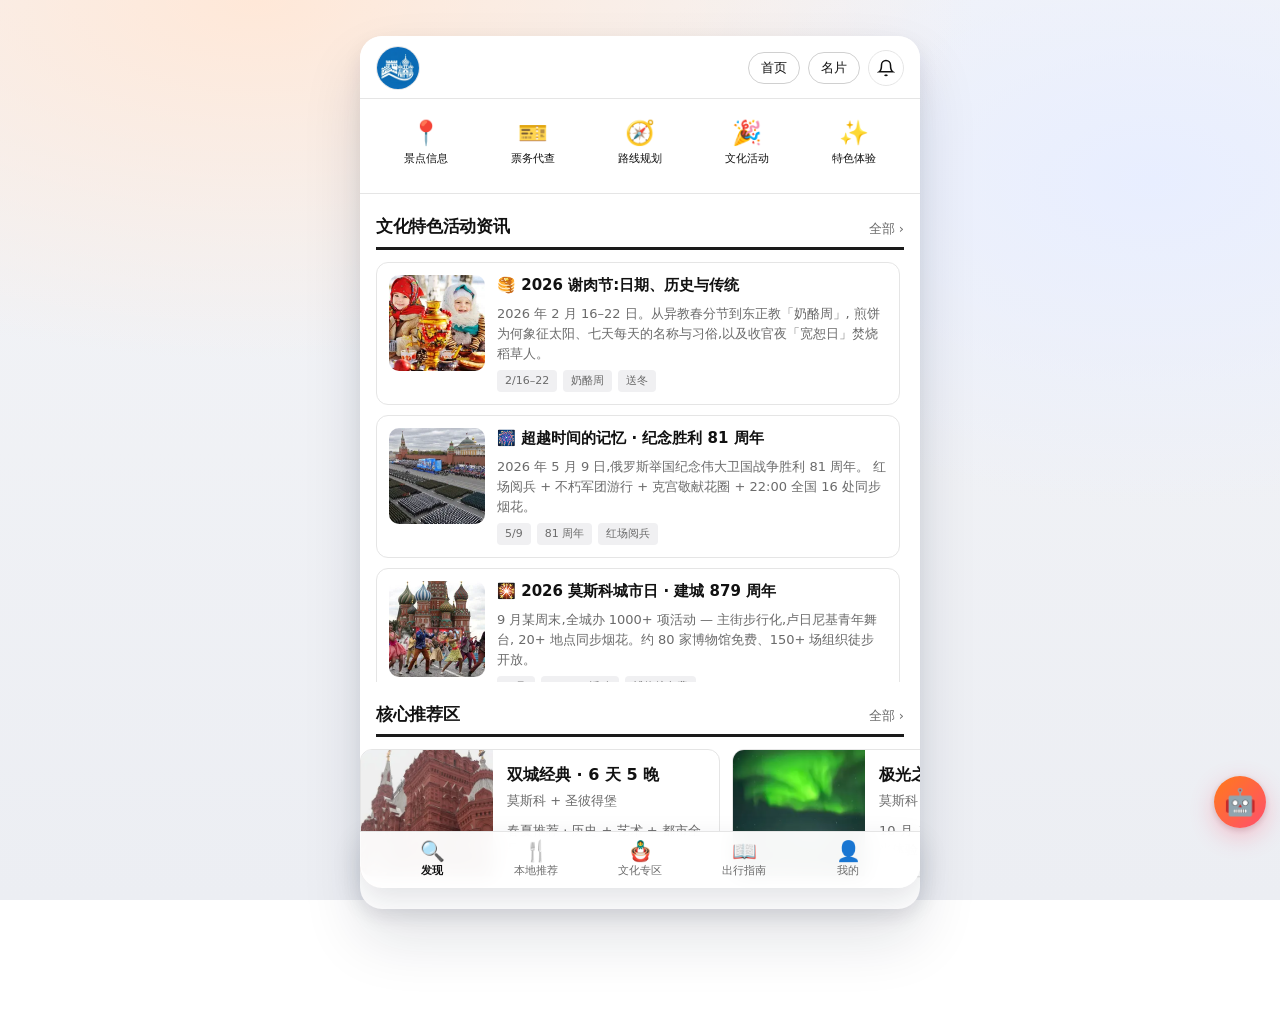
<file: index.html>
<!DOCTYPE html>
<html lang="zh-Hans-CN">
  <head>
    <meta charset="utf-8" />
    <meta
      name="viewport"
      content="width=device-width, initial-scale=1, viewport-fit=cover"
    />
    <meta name="theme-color" content="#f7f7f8" />
    <title>派大欣环游记</title>
    <meta
      name="description"
      content="莫斯科与圣彼得堡经典线路、出行须知与实用指南。"
    />
    <link rel="icon" type="image/x-icon" href="assets/opt/favicon.ico" />
    <link rel="apple-touch-icon" href="assets/opt/apple-touch-icon.png?v=29" />
    <link rel="stylesheet" href="styles.css?v=29" />
  </head>
  <body data-active="discover">
    <div class="app">
      <div data-include="topbar"></div>

      <nav class="features features--cols-5" aria-label="功能入口">
        <a class="feature-item" href="spots.html">
          <span class="feature-emoji" aria-hidden="true">📍</span>
          <span class="feature-label">景点信息</span>
        </a>
        <a class="feature-item" href="tickets.html">
          <span class="feature-emoji" aria-hidden="true">🎫</span>
          <span class="feature-label">票务代查</span>
        </a>
        <a class="feature-item" href="routes.html">
          <span class="feature-emoji" aria-hidden="true">🧭</span>
          <span class="feature-label">路线规划</span>
        </a>
        <a class="feature-item" href="events.html">
          <span class="feature-emoji" aria-hidden="true">🎉</span>
          <span class="feature-label">文化活动</span>
        </a>
        <a class="feature-item" href="experiences.html">
          <span class="feature-emoji" aria-hidden="true">✨</span>
          <span class="feature-label">特色体验</span>
        </a>
      </nav>

      <main>
        <section class="section" aria-labelledby="news-title">
          <div class="section-head">
            <h2 id="news-title" class="section-title">文化特色活动资讯</h2>
            <a class="section-more" href="events.html">全部 ›</a>
          </div>
          <div class="news-list news-list--scroll" aria-label="文化特色活动资讯纵向滑动">
            <a class="news-item" href="events.html#maslenitsa">
              <img
                class="news-thumb"
                src="assets/opt/spot-event-maslenitsa-thumb.webp?v=29"
                alt="圣彼得堡谢肉节"
                width="96"
                height="96"
                loading="eager"
              />
              <div class="news-text">
                <h3 class="news-title">🥞 2026 谢肉节:日期、历史与传统</h3>
                <p class="news-summary news-summary--clamp">
                  2026 年 2 月 16–22 日。从异教春分节到东正教「奶酪周」,
                  煎饼为何象征太阳、七天每天的名称与习俗,以及收官夜「宽恕日」焚烧稻草人。
                </p>
                <div class="tag-row">
                  <span class="tag">2/16–22</span>
                  <span class="tag">奶酪周</span>
                  <span class="tag">送冬</span>
                </div>
              </div>
            </a>
            <a class="news-item" href="events.html#victory">
              <img
                class="news-thumb"
                src="assets/opt/spot-event-victory-thumb.webp?v=29"
                alt="胜利日红场阅兵"
                width="96"
                height="96"
                loading="lazy"
              />
              <div class="news-text">
                <h3 class="news-title">🎆 超越时间的记忆 · 纪念胜利 81 周年</h3>
                <p class="news-summary news-summary--clamp">
                  2026 年 5 月 9 日,俄罗斯举国纪念伟大卫国战争胜利 81 周年。
                  红场阅兵 + 不朽军团游行 + 克宫敬献花圈 + 22:00 全国 16 处同步烟花。
                </p>
                <div class="tag-row">
                  <span class="tag">5/9</span>
                  <span class="tag">81 周年</span>
                  <span class="tag">红场阅兵</span>
                </div>
              </div>
            </a>
            <a class="news-item" href="events.html#cityday">
              <img
                class="news-thumb"
                src="assets/opt/spot-event-cityday-thumb.webp?v=29"
                alt="莫斯科城市日"
                width="96"
                height="96"
                loading="lazy"
              />
              <div class="news-text">
                <h3 class="news-title">🎇 2026 莫斯科城市日 · 建城 879 周年</h3>
                <p class="news-summary news-summary--clamp">
                  9 月某周末,全城办 1000+ 项活动 — 主街步行化,卢日尼基青年舞台,
                  20+ 地点同步烟花。约 80 家博物馆免费、150+ 场组织徒步开放。
                </p>
                <div class="tag-row">
                  <span class="tag">9 月</span>
                  <span class="tag">1000+ 活动</span>
                  <span class="tag">博物馆免费</span>
                </div>
              </div>
            </a>
            <a class="news-item" href="events.html#newyear">
              <img
                class="news-thumb"
                src="assets/opt/spot-event-newyear-thumb.webp?v=29"
                alt="红场新年集市"
                width="96"
                height="96"
                loading="lazy"
              />
              <div class="news-text">
                <h3 class="news-title">🎄 2026 莫斯科红场新年攻略</h3>
                <p class="news-summary news-summary--clamp">
                  12/31 18:00–1/1 08:00 红场禁自由进入,凭 GUM 溜冰场票或活跃公民邀请才能进。
                  6 步准备清单 + 票价 + 拍照机位 + 5 个备用方案,一篇读完。
                </p>
                <div class="tag-row">
                  <span class="tag">跨年攻略</span>
                  <span class="tag">凭票入场</span>
                  <span class="tag">₽10000 起</span>
                </div>
              </div>
            </a>
          </div>
        </section>

        <section class="section" aria-labelledby="core-title">
          <div class="section-head">
            <h2 id="core-title" class="section-title">核心推荐区</h2>
            <a class="section-more" href="routes.html">全部 ›</a>
          </div>
          <div class="rec-strip" aria-label="核心推荐横向滑动">
            <a class="rec-card" href="routes.html#dual6">
              <img
                class="rec-cover"
                src="assets/opt/spot-redsquare-480.webp?v=29"
                alt="双城经典 · 莫斯科 + 圣彼得堡 6 天 5 晚"
                width="132"
                height="100"
                loading="eager"
              />
              <div class="rec-body">
                <h3 class="rec-title">双城经典 · 6 天 5 晚</h3>
                <p class="rec-sub">莫斯科 + 圣彼得堡</p>
                <p class="rec-desc">春夏推荐 · 历史 + 艺术 + 都市全景</p>
              </div>
            </a>
            <a class="rec-card" href="routes.html#tri9">
              <img
                class="rec-cover"
                src="assets/opt/spot-aurora-480.webp?v=29"
                alt="极光之约 · 莫圣双城 + 摩尔曼斯克 9 天 8 晚"
                width="132"
                height="100"
                loading="lazy"
              />
              <div class="rec-body">
                <h3 class="rec-title">极光之约 · 9 天 8 晚</h3>
                <p class="rec-sub">莫斯科 + 圣彼得堡 + 摩尔曼斯克</p>
                <p class="rec-desc">10 月–次年 3 月 · 双城 + 北极极光体验</p>
              </div>
            </a>
            <a class="rec-card" href="routes.html#vlad3">
              <img
                class="rec-cover"
                src="assets/opt/spot-tobizin-480.webp?v=29"
                alt="海参崴 3 日 · 远东风情"
                width="132"
                height="100"
                loading="lazy"
              />
              <div class="rec-body">
                <h3 class="rec-title">海参崴 3 日 · 远东风情</h3>
                <p class="rec-sub">海参崴(单飞远东)</p>
                <p class="rec-desc">海港城市 · 欧亚混搭 · 全年皆宜</p>
              </div>
            </a>
          </div>
        </section>
      </main>

      <div data-include="bottomnav"></div>
    </div>

    <script src="app.js?v=29"></script>
    <script src="assistant.js?v=29"></script>
  </body>
</html>
</file>
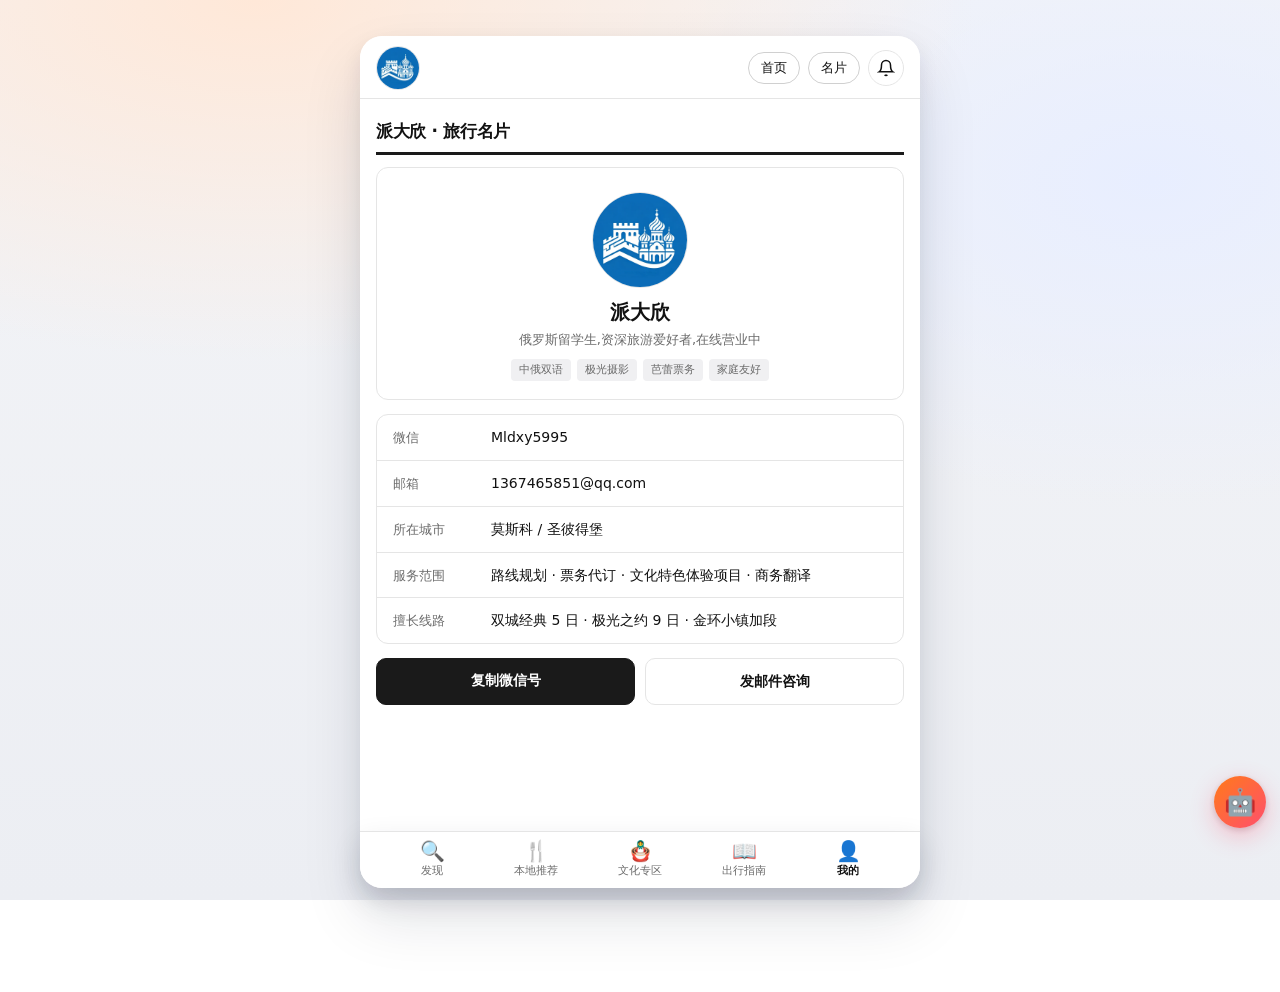
<file: card.html>
<!DOCTYPE html>
<html lang="zh-Hans-CN">
  <head>
    <meta charset="utf-8" />
    <meta name="viewport" content="width=device-width, initial-scale=1, viewport-fit=cover" />
    <meta name="theme-color" content="#f7f7f8" />
    <title>派大欣环游记 · 名片</title>
    <link rel="icon" type="image/x-icon" href="assets/opt/favicon.ico" />
    <link rel="apple-touch-icon" href="assets/opt/apple-touch-icon.png?v=29" />
    <link rel="stylesheet" href="styles.css?v=29" />
  </head>
  <body data-active="me">
    <div class="app">
      <div data-include="topbar"></div>

      <main>
        <section class="section" aria-labelledby="card-title">
          <div class="section-head">
            <h2 id="card-title" class="section-title">派大欣 · 旅行名片</h2>
          </div>

          <div class="card-hero">
            <img class="card-hero-avatar" src="assets/opt/logo-512.webp?v=29" alt="派大欣环游记" width="96" height="96" loading="eager" />
            <h3 class="card-hero-name">派大欣</h3>
            <p class="card-hero-role">俄罗斯留学生,资深旅游爱好者,在线营业中</p>
            <div class="tag-row" style="justify-content:center;">
              <span class="tag">中俄双语</span>
              <span class="tag">极光摄影</span>
              <span class="tag">芭蕾票务</span>
              <span class="tag">家庭友好</span>
            </div>
          </div>

          <div class="card-info" aria-label="联系方式">
            <div class="card-info-row">
              <span class="card-info-key">微信</span>
              <span class="card-info-val" id="wx-id">Mldxy5995</span>
            </div>
            <div class="card-info-row">
              <span class="card-info-key">邮箱</span>
              <span class="card-info-val">1367465851@qq.com</span>
            </div>
            <div class="card-info-row">
              <span class="card-info-key">所在城市</span>
              <span class="card-info-val">莫斯科 / 圣彼得堡</span>
            </div>
            <div class="card-info-row">
              <span class="card-info-key">服务范围</span>
              <span class="card-info-val">路线规划 · 票务代订 · 文化特色体验项目 · 商务翻译</span>
            </div>
            <div class="card-info-row">
              <span class="card-info-key">擅长线路</span>
              <span class="card-info-val">双城经典 5 日 · 极光之约 9 日 · 金环小镇加段</span>
            </div>
          </div>

          <div class="card-cta">
            <button type="button" class="btn btn-primary" id="copy-wx">复制微信号</button>
            <a class="btn btn-secondary" href="mailto:1367465851@qq.com?subject=%E6%B4%BE%E5%A4%A7%E6%AC%A3%E5%92%A8%E8%AF%A2">发邮件咨询</a>
          </div>
        </section>
      </main>

      <div data-include="bottomnav"></div>
    </div>

    <script src="app.js?v=29"></script>
    <script src="assistant.js?v=29"></script>
    <script>
      (() => {
        const btn = document.getElementById("copy-wx");
        const wx = document.getElementById("wx-id");
        if (!btn || !wx) return;
        btn.addEventListener("click", async () => {
          const text = wx.textContent.trim();
          try {
            await navigator.clipboard.writeText(text);
            const old = btn.textContent;
            btn.textContent = "已复制 ✓";
            setTimeout(() => (btn.textContent = old), 1500);
          } catch (e) {
            // 降级:选中文本提示用户手动复制
            const range = document.createRange();
            range.selectNodeContents(wx);
            const sel = window.getSelection();
            sel.removeAllRanges();
            sel.addRange(range);
            btn.textContent = "请长按复制";
            setTimeout(() => (btn.textContent = "复制微信号"), 2000);
          }
        });
      })();
    </script>
  </body>
</html>
</file>
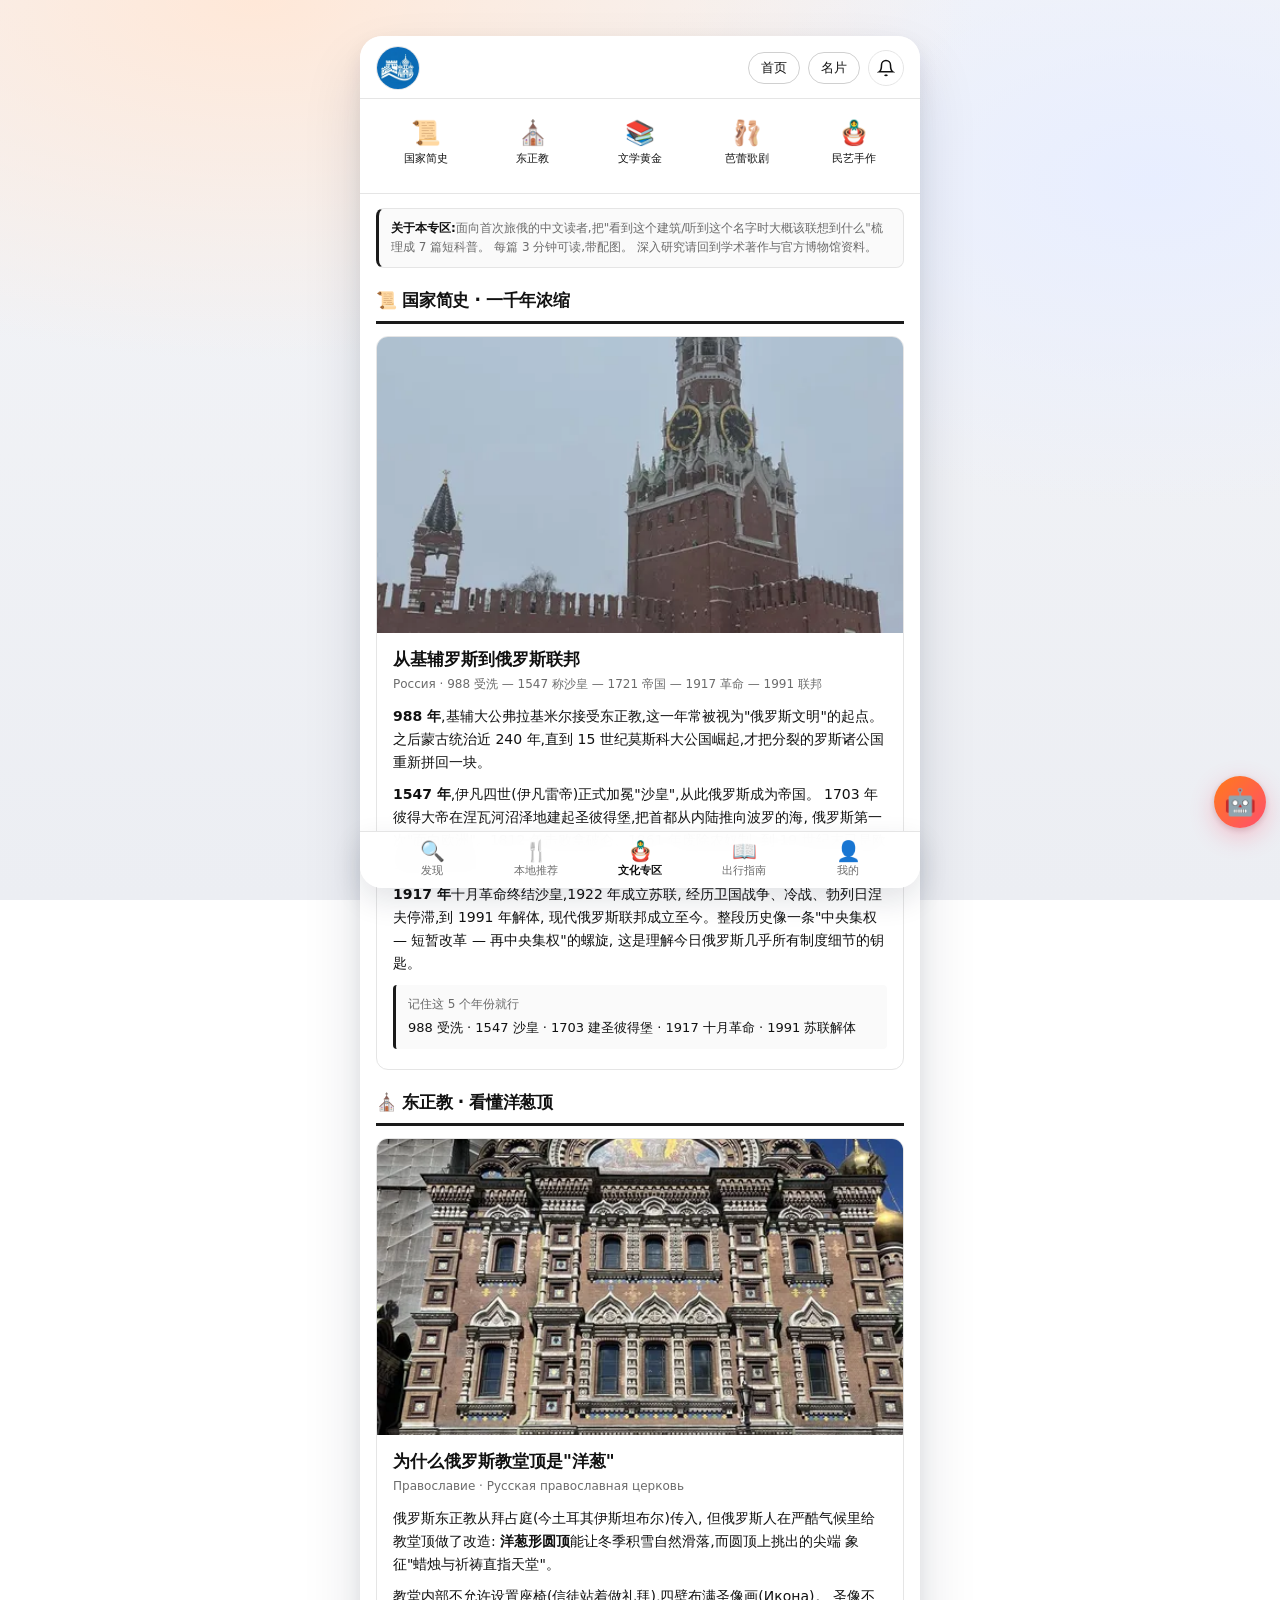
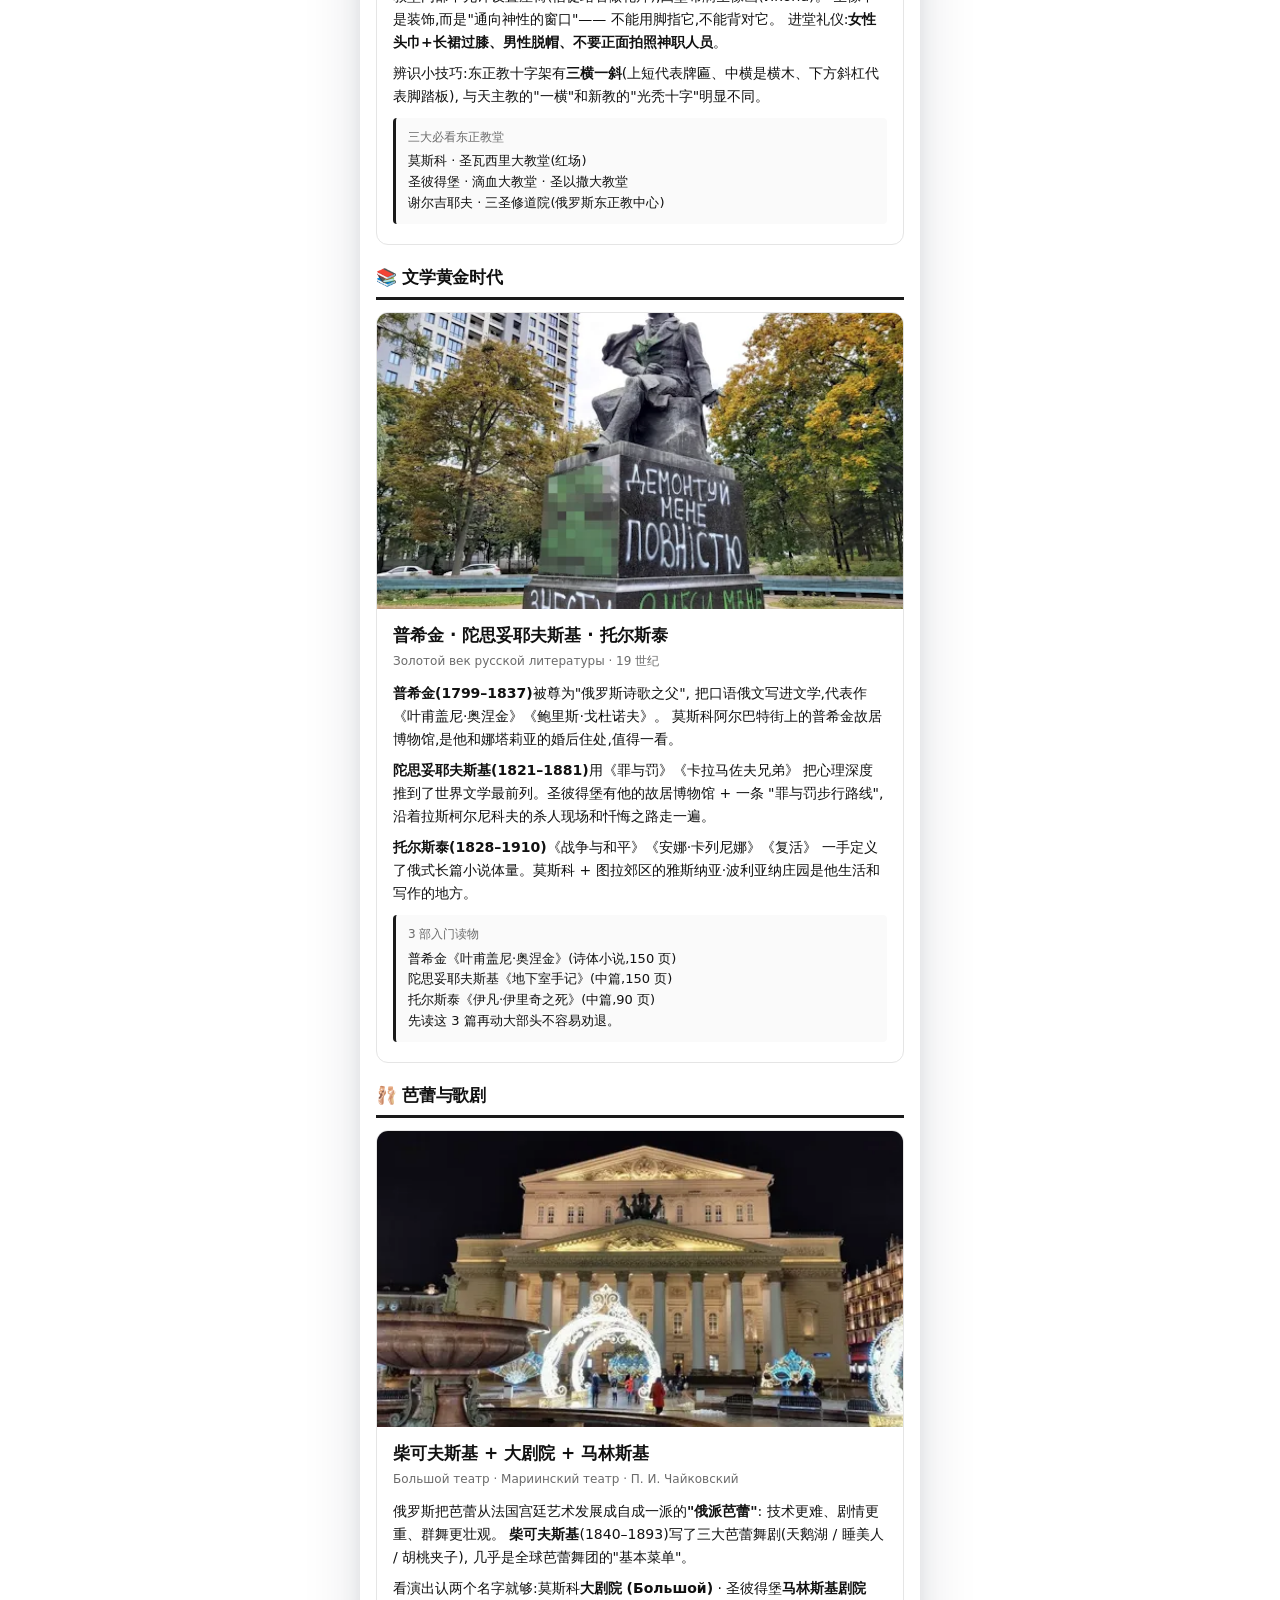
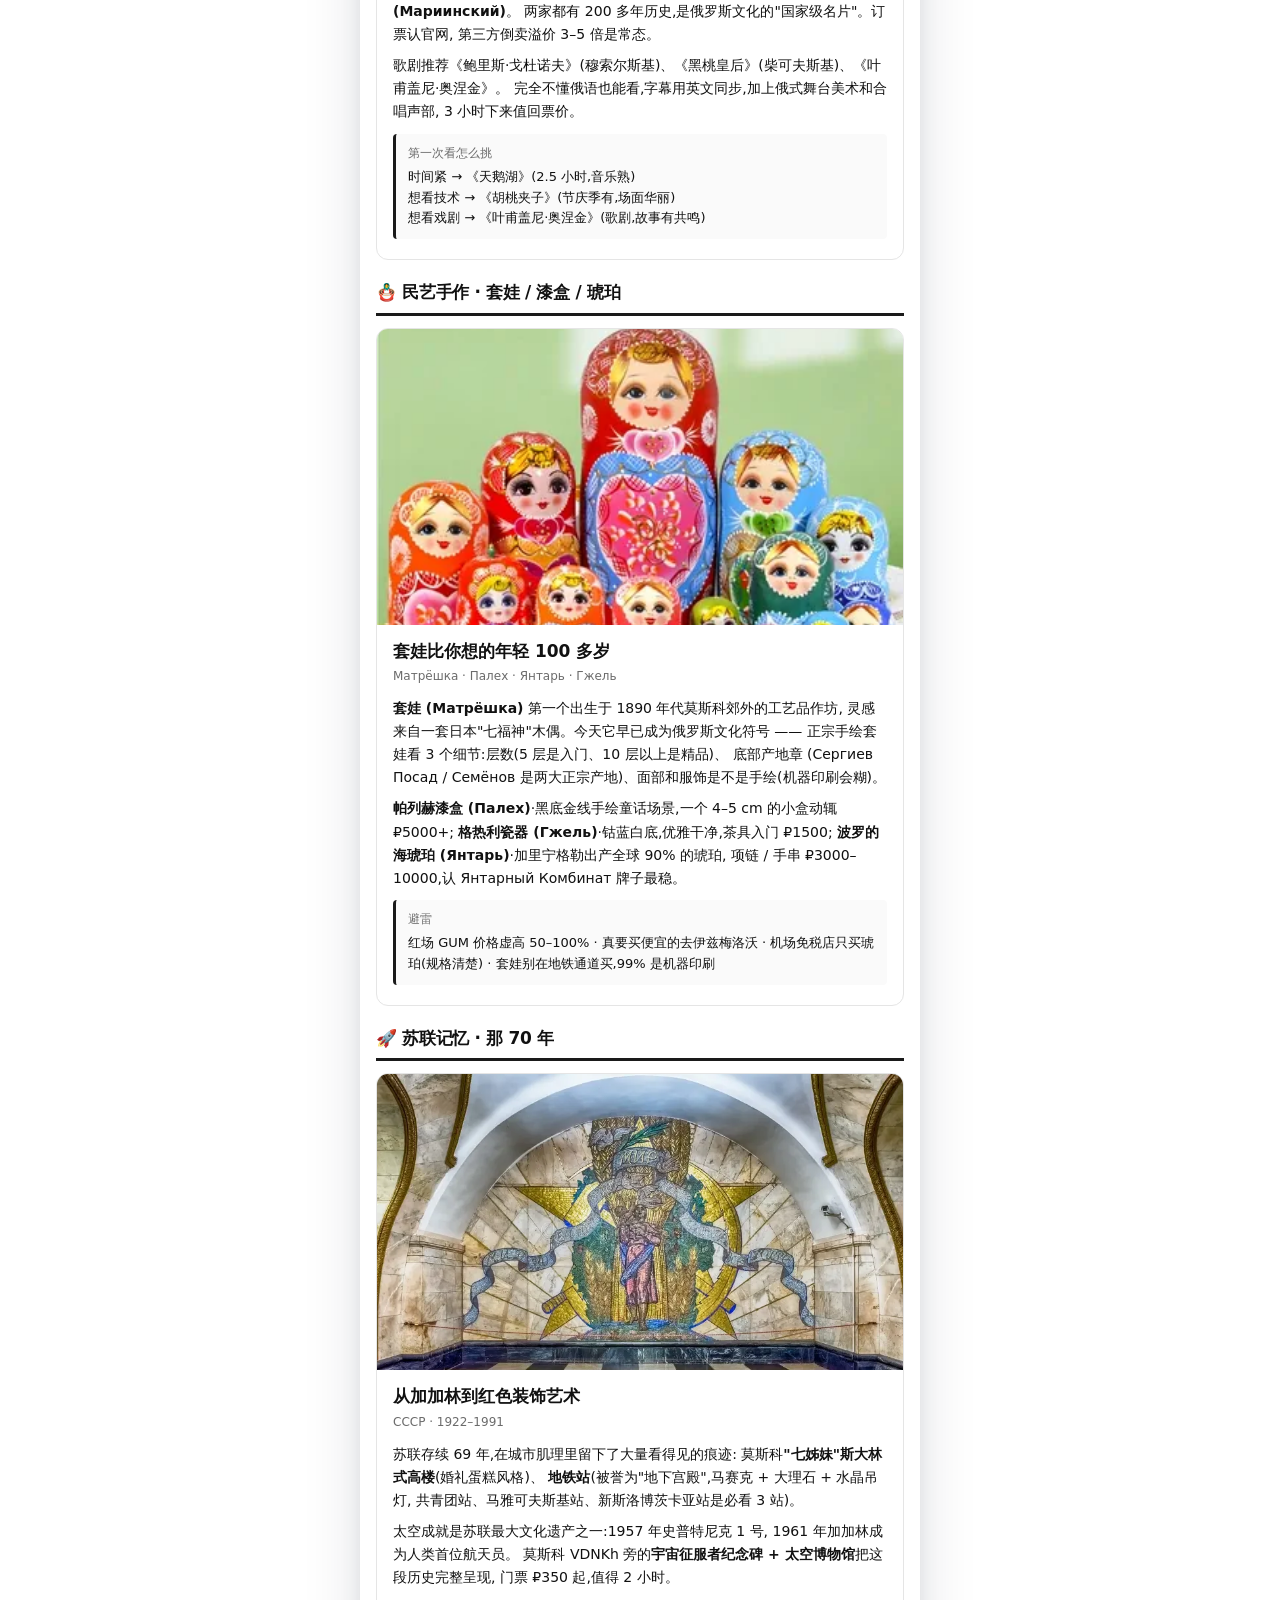
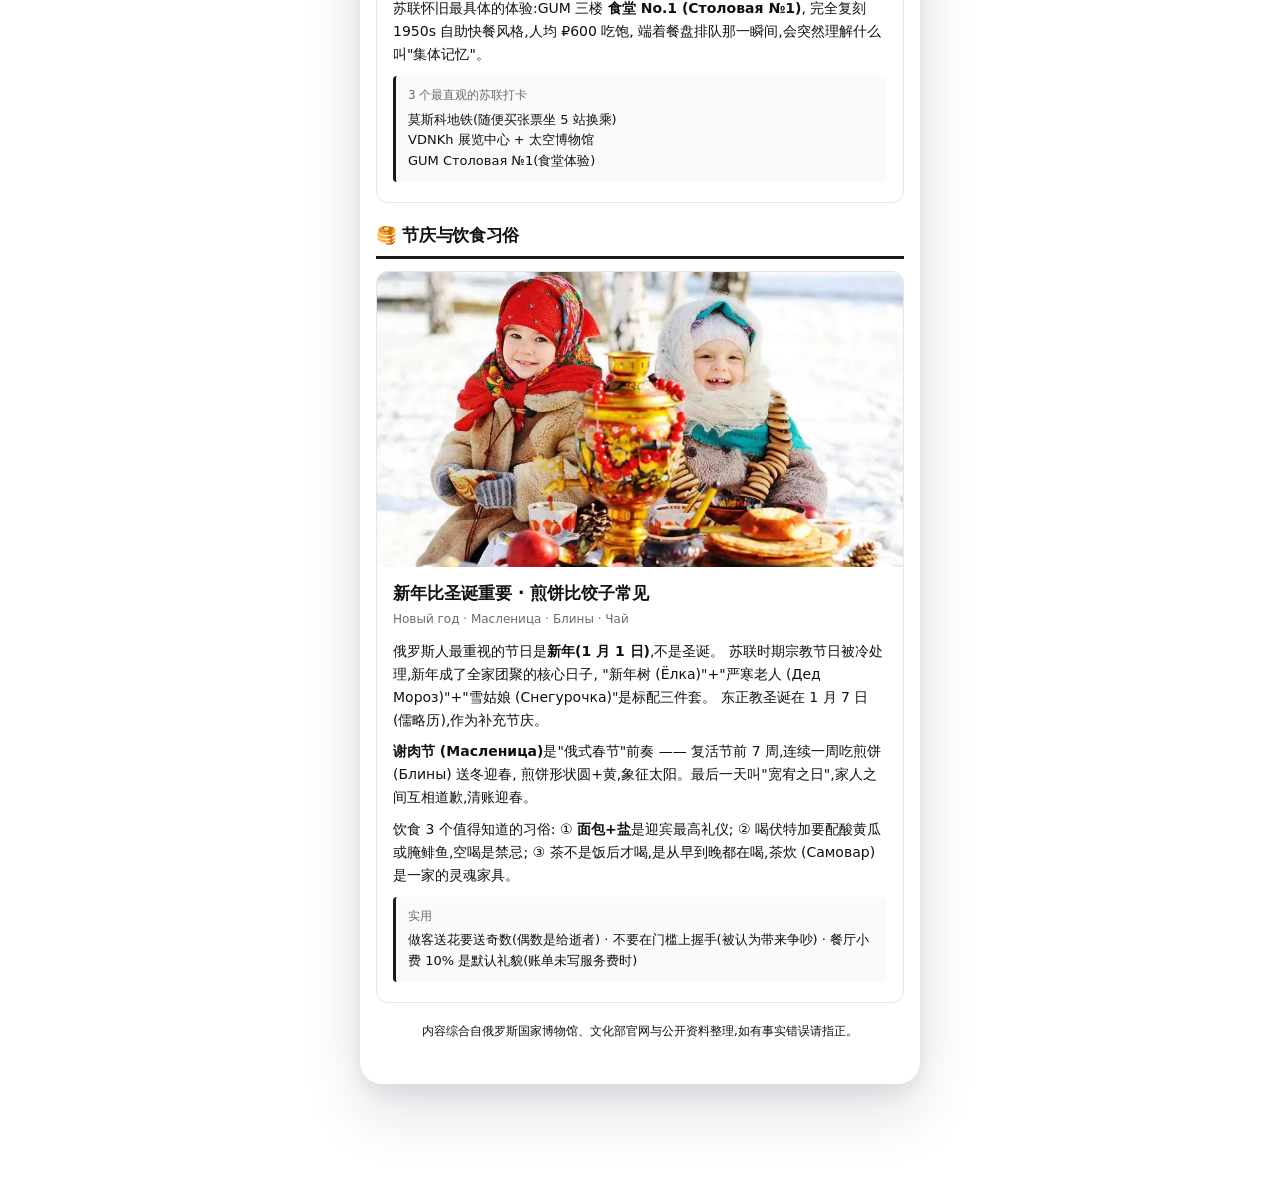
<file: culture.html>
<!DOCTYPE html>
<html lang="zh-Hans-CN">
  <head>
    <meta charset="utf-8" />
    <meta name="viewport" content="width=device-width, initial-scale=1, viewport-fit=cover" />
    <meta name="theme-color" content="#f7f7f8" />
    <title>派大欣环游记 · 文化专区</title>
    <meta name="description" content="俄罗斯文化科普:简史、东正教、文学、芭蕾与歌剧、套娃民艺、苏联记忆、节庆饮食。" />
    <link rel="icon" type="image/x-icon" href="assets/opt/favicon.ico" />
    <link rel="apple-touch-icon" href="assets/opt/apple-touch-icon.png?v=29" />
    <link rel="stylesheet" href="styles.css?v=29" />
    <style>
      .culture-hero { margin: 0 -16px 8px; }
      .culture-hero img { width: 100%; height: auto; display: block; aspect-ratio: 16/9; object-fit: cover; }
      .culture-card { background: var(--surface); border: 1px solid var(--line); border-radius: var(--radius); overflow: hidden; margin-bottom: 14px; }
      .culture-card .cover { width: 100%; aspect-ratio: 16/9; object-fit: cover; display: block; }
      .culture-body { padding: 14px 16px 16px; }
      .culture-body h3 { margin: 0 0 4px; font-size: 17px; font-weight: 700; }
      .culture-body .ru { margin: 0 0 10px; font-size: 12px; color: var(--muted); }
      .culture-body p { margin: 8px 0; font-size: 14px; line-height: 1.65; color: var(--text); }
      .culture-body .keypoints { background: #fafafa; border-left: 3px solid var(--accent); padding: 10px 12px; margin: 10px 0 4px; font-size: 13px; line-height: 1.6; border-radius: 4px; }
      .culture-body .keypoints strong { display: block; margin-bottom: 4px; font-size: 12px; color: var(--muted); font-weight: 500; }
    </style>
  </head>
  <body data-active="culture">
    <div class="app">
      <div data-include="topbar"></div>

      <nav class="features features--cols-5" aria-label="文化专区分类">
        <a class="feature-item" href="#history">
          <span class="feature-emoji" aria-hidden="true">📜</span>
          <span class="feature-label">国家简史</span>
        </a>
        <a class="feature-item" href="#orthodox">
          <span class="feature-emoji" aria-hidden="true">⛪</span>
          <span class="feature-label">东正教</span>
        </a>
        <a class="feature-item" href="#literature">
          <span class="feature-emoji" aria-hidden="true">📚</span>
          <span class="feature-label">文学黄金</span>
        </a>
        <a class="feature-item" href="#ballet">
          <span class="feature-emoji" aria-hidden="true">🩰</span>
          <span class="feature-label">芭蕾歌剧</span>
        </a>
        <a class="feature-item" href="#folk">
          <span class="feature-emoji" aria-hidden="true">🪆</span>
          <span class="feature-label">民艺手作</span>
        </a>
      </nav>

      <main>
        <p class="notice" style="margin:14px 0;">
          <strong>关于本专区:</strong>面向首次旅俄的中文读者,把"看到这个建筑/听到这个名字时大概该联想到什么"梳理成 7 篇短科普。
          每篇 3 分钟可读,带配图。
          深入研究请回到学术著作与官方博物馆资料。
        </p>

        <!-- ========== 1. 国家简史 ========== -->
        <section id="history" class="section" aria-labelledby="history-title">
          <div class="section-head">
            <h2 id="history-title" class="section-title">📜 国家简史 · 一千年浓缩</h2>
          </div>
          <article class="culture-card">
            <img class="cover" src="assets/opt/spot-kremlin-480.webp?v=29" alt="克里姆林宫" loading="eager" />
            <div class="culture-body">
              <h3>从基辅罗斯到俄罗斯联邦</h3>
              <p class="ru">Россия · 988 受洗 — 1547 称沙皇 — 1721 帝国 — 1917 革命 — 1991 联邦</p>
              <p>
                <strong>988 年</strong>,基辅大公弗拉基米尔接受东正教,这一年常被视为"俄罗斯文明"的起点。
                之后蒙古统治近 240 年,直到 15 世纪莫斯科大公国崛起,才把分裂的罗斯诸公国重新拼回一块。
              </p>
              <p>
                <strong>1547 年</strong>,伊凡四世(伊凡雷帝)正式加冕"沙皇",从此俄罗斯成为帝国。
                1703 年彼得大帝在涅瓦河沼泽地建起圣彼得堡,把首都从内陆推向波罗的海,
                俄罗斯第一次"面向欧洲"。1812 年击败拿破仑、1861 年废除农奴制,
                到 19 世纪末已是欧亚最大的帝国。
              </p>
              <p>
                <strong>1917 年</strong>十月革命终结沙皇,1922 年成立苏联,
                经历卫国战争、冷战、勃列日涅夫停滞,到 1991 年解体,
                现代俄罗斯联邦成立至今。整段历史像一条"中央集权 — 短暂改革 — 再中央集权"的螺旋,
                这是理解今日俄罗斯几乎所有制度细节的钥匙。
              </p>
              <div class="keypoints">
                <strong>记住这 5 个年份就行</strong>
                988 受洗 · 1547 沙皇 · 1703 建圣彼得堡 · 1917 十月革命 · 1991 苏联解体
              </div>
            </div>
          </article>
        </section>

        <!-- ========== 2. 东正教 ========== -->
        <section id="orthodox" class="section" aria-labelledby="orthodox-title">
          <div class="section-head">
            <h2 id="orthodox-title" class="section-title">⛪ 东正教 · 看懂洋葱顶</h2>
          </div>
          <article class="culture-card">
            <img class="cover" src="assets/opt/spot-spilledblood-480.webp?v=29" alt="滴血大教堂" loading="lazy" />
            <div class="culture-body">
              <h3>为什么俄罗斯教堂顶是"洋葱"</h3>
              <p class="ru">Православие · Русская православная церковь</p>
              <p>
                俄罗斯东正教从拜占庭(今土耳其伊斯坦布尔)传入,
                但俄罗斯人在严酷气候里给教堂顶做了改造:
                <strong>洋葱形圆顶</strong>能让冬季积雪自然滑落,而圆顶上挑出的尖端
                象征"蜡烛与祈祷直指天堂"。
              </p>
              <p>
                教堂内部不允许设置座椅(信徒站着做礼拜),四壁布满圣像画(Икона)。
                圣像不是装饰,而是"通向神性的窗口"—— 不能用脚指它,不能背对它。
                进堂礼仪:<strong>女性头巾+长裙过膝、男性脱帽、不要正面拍照神职人员</strong>。
              </p>
              <p>
                辨识小技巧:东正教十字架有<strong>三横一斜</strong>(上短代表牌匾、中横是横木、下方斜杠代表脚踏板),
                与天主教的"一横"和新教的"光秃十字"明显不同。
              </p>
              <div class="keypoints">
                <strong>三大必看东正教堂</strong>
                莫斯科 · 圣瓦西里大教堂(红场)<br />
                圣彼得堡 · 滴血大教堂 · 圣以撒大教堂<br />
                谢尔吉耶夫 · 三圣修道院(俄罗斯东正教中心)
              </div>
            </div>
          </article>
        </section>

        <!-- ========== 3. 文学黄金时代 ========== -->
        <section id="literature" class="section" aria-labelledby="literature-title">
          <div class="section-head">
            <h2 id="literature-title" class="section-title">📚 文学黄金时代</h2>
          </div>
          <article class="culture-card">
            <img class="cover" src="assets/opt/spot-culture-pushkin-480.webp?v=29" alt="普希金雕像" loading="lazy" />
            <div class="culture-body">
              <h3>普希金 · 陀思妥耶夫斯基 · 托尔斯泰</h3>
              <p class="ru">Золотой век русской литературы · 19 世纪</p>
              <p>
                <strong>普希金(1799–1837)</strong>被尊为"俄罗斯诗歌之父",
                把口语俄文写进文学,代表作《叶甫盖尼·奥涅金》《鲍里斯·戈杜诺夫》。
                莫斯科阿尔巴特街上的普希金故居博物馆,是他和娜塔莉亚的婚后住处,值得一看。
              </p>
              <p>
                <strong>陀思妥耶夫斯基(1821–1881)</strong>用《罪与罚》《卡拉马佐夫兄弟》
                把心理深度推到了世界文学最前列。圣彼得堡有他的故居博物馆 + 一条
                "罪与罚步行路线",沿着拉斯柯尔尼科夫的杀人现场和忏悔之路走一遍。
              </p>
              <p>
                <strong>托尔斯泰(1828–1910)</strong>《战争与和平》《安娜·卡列尼娜》《复活》
                一手定义了俄式长篇小说体量。莫斯科 +
                图拉郊区的雅斯纳亚·波利亚纳庄园是他生活和写作的地方。
              </p>
              <div class="keypoints">
                <strong>3 部入门读物</strong>
                普希金《叶甫盖尼·奥涅金》(诗体小说,150 页)<br />
                陀思妥耶夫斯基《地下室手记》(中篇,150 页)<br />
                托尔斯泰《伊凡·伊里奇之死》(中篇,90 页)<br />
                先读这 3 篇再动大部头不容易劝退。
              </div>
            </div>
          </article>
        </section>

        <!-- ========== 4. 芭蕾与歌剧 ========== -->
        <section id="ballet" class="section" aria-labelledby="ballet-title">
          <div class="section-head">
            <h2 id="ballet-title" class="section-title">🩰 芭蕾与歌剧</h2>
          </div>
          <article class="culture-card">
            <img class="cover" src="assets/opt/spot-bolshoi-480.webp?v=29" alt="莫斯科大剧院" loading="lazy" />
            <div class="culture-body">
              <h3>柴可夫斯基 + 大剧院 + 马林斯基</h3>
              <p class="ru">Большой театр · Мариинский театр · П. И. Чайковский</p>
              <p>
                俄罗斯把芭蕾从法国宫廷艺术发展成自成一派的<strong>"俄派芭蕾"</strong>:
                技术更难、剧情更重、群舞更壮观。
                <strong>柴可夫斯基</strong>(1840–1893)写了三大芭蕾舞剧(天鹅湖 / 睡美人 / 胡桃夹子),
                几乎是全球芭蕾舞团的"基本菜单"。
              </p>
              <p>
                看演出认两个名字就够:莫斯科<strong>大剧院 (Большой)</strong> · 圣彼得堡<strong>马林斯基剧院 (Мариинский)</strong>。
                两家都有 200 多年历史,是俄罗斯文化的"国家级名片"。订票认官网,
                第三方倒卖溢价 3–5 倍是常态。
              </p>
              <p>
                歌剧推荐《鲍里斯·戈杜诺夫》(穆索尔斯基)、《黑桃皇后》(柴可夫斯基)、《叶甫盖尼·奥涅金》。
                完全不懂俄语也能看,字幕用英文同步,加上俄式舞台美术和合唱声部,
                3 小时下来值回票价。
              </p>
              <div class="keypoints">
                <strong>第一次看怎么挑</strong>
                时间紧 → 《天鹅湖》(2.5 小时,音乐熟)<br />
                想看技术 → 《胡桃夹子》(节庆季有,场面华丽)<br />
                想看戏剧 → 《叶甫盖尼·奥涅金》(歌剧,故事有共鸣)
              </div>
            </div>
          </article>
        </section>

        <!-- ========== 5. 民艺与套娃 ========== -->
        <section id="folk" class="section" aria-labelledby="folk-title">
          <div class="section-head">
            <h2 id="folk-title" class="section-title">🪆 民艺手作 · 套娃 / 漆盒 / 琥珀</h2>
          </div>
          <article class="culture-card">
            <img class="cover" src="assets/opt/spot-culture-matryoshka-480.webp?v=29" alt="手绘套娃" loading="lazy" />
            <div class="culture-body">
              <h3>套娃比你想的年轻 100 多岁</h3>
              <p class="ru">Матрёшка · Палех · Янтарь · Гжель</p>
              <p>
                <strong>套娃 (Матрёшка)</strong> 第一个出生于 1890 年代莫斯科郊外的工艺品作坊,
                灵感来自一套日本"七福神"木偶。今天它早已成为俄罗斯文化符号 ——
                正宗手绘套娃看 3 个细节:层数(5 层是入门、10 层以上是精品)、
                底部产地章 (Сергиев Посад / Семёнов 是两大正宗产地)、面部和服饰是不是手绘(机器印刷会糊)。
              </p>
              <p>
                <strong>帕列赫漆盒 (Палех)</strong>·黑底金线手绘童话场景,一个 4–5 cm 的小盒动辄 ₽5000+;
                <strong>格热利瓷器 (Гжель)</strong>·钴蓝白底,优雅干净,茶具入门 ₽1500;
                <strong>波罗的海琥珀 (Янтарь)</strong>·加里宁格勒出产全球 90% 的琥珀,
                项链 / 手串 ₽3000–10000,认 Янтарный Комбинат 牌子最稳。
              </p>
              <div class="keypoints">
                <strong>避雷</strong>
                红场 GUM 价格虚高 50–100% · 真要买便宜的去伊兹梅洛沃 · 机场免税店只买琥珀(规格清楚) · 套娃别在地铁通道买,99% 是机器印刷
              </div>
            </div>
          </article>
        </section>

        <!-- ========== 6. 苏联记忆 ========== -->
        <section id="soviet" class="section" aria-labelledby="soviet-title">
          <div class="section-head">
            <h2 id="soviet-title" class="section-title">🚀 苏联记忆 · 那 70 年</h2>
          </div>
          <article class="culture-card">
            <img class="cover" src="assets/opt/spot-culture-metro-480.webp?v=29" alt="莫斯科地铁马赛克穹顶" loading="lazy" />
            <div class="culture-body">
              <h3>从加加林到红色装饰艺术</h3>
              <p class="ru">СССР · 1922–1991</p>
              <p>
                苏联存续 69 年,在城市肌理里留下了大量看得见的痕迹:
                莫斯科<strong>"七姊妹"斯大林式高楼</strong>(婚礼蛋糕风格)、
                <strong>地铁站</strong>(被誉为"地下宫殿",马赛克 + 大理石 + 水晶吊灯,
                共青团站、马雅可夫斯基站、新斯洛博茨卡亚站是必看 3 站)。
              </p>
              <p>
                太空成就是苏联最大文化遗产之一:1957 年史普特尼克 1 号,
                1961 年加加林成为人类首位航天员。
                莫斯科 VDNKh 旁的<strong>宇宙征服者纪念碑 + 太空博物馆</strong>把这段历史完整呈现,
                门票 ₽350 起,值得 2 小时。
              </p>
              <p>
                苏联怀旧最具体的体验:GUM 三楼 <strong>食堂 No.1 (Столовая №1)</strong>,
                完全复刻 1950s 自助快餐风格,人均 ₽600 吃饱,
                端着餐盘排队那一瞬间,会突然理解什么叫"集体记忆"。
              </p>
              <div class="keypoints">
                <strong>3 个最直观的苏联打卡</strong>
                莫斯科地铁(随便买张票坐 5 站换乘)<br />
                VDNKh 展览中心 + 太空博物馆<br />
                GUM Столовая №1(食堂体验)
              </div>
            </div>
          </article>
        </section>

        <!-- ========== 7. 节庆与饮食习俗 ========== -->
        <section id="customs" class="section" aria-labelledby="customs-title">
          <div class="section-head">
            <h2 id="customs-title" class="section-title">🥞 节庆与饮食习俗</h2>
          </div>
          <article class="culture-card">
            <img class="cover" src="assets/opt/spot-event-maslenitsa-480.webp?v=29" alt="谢肉节煎饼" loading="lazy" />
            <div class="culture-body">
              <h3>新年比圣诞重要 · 煎饼比饺子常见</h3>
              <p class="ru">Новый год · Масленица · Блины · Чай</p>
              <p>
                俄罗斯人最重视的节日是<strong>新年(1 月 1 日)</strong>,不是圣诞。
                苏联时期宗教节日被冷处理,新年成了全家团聚的核心日子,
                "新年树 (Ёлка)"+"严寒老人 (Дед Мороз)"+"雪姑娘 (Снегурочка)"是标配三件套。
                东正教圣诞在 1 月 7 日(儒略历),作为补充节庆。
              </p>
              <p>
                <strong>谢肉节 (Масленица)</strong>是"俄式春节"前奏 ——
                复活节前 7 周,连续一周吃煎饼 (Блины) 送冬迎春,
                煎饼形状圆+黄,象征太阳。最后一天叫"宽宥之日",家人之间互相道歉,清账迎春。
              </p>
              <p>
                饮食 3 个值得知道的习俗:
                ① <strong>面包+盐</strong>是迎宾最高礼仪;
                ② 喝伏特加要配酸黄瓜或腌鲱鱼,空喝是禁忌;
                ③ 茶不是饭后才喝,是从早到晚都在喝,茶炊 (Самовар) 是一家的灵魂家具。
              </p>
              <div class="keypoints">
                <strong>实用</strong>
                做客送花要送奇数(偶数是给逝者) · 不要在门槛上握手(被认为带来争吵) · 餐厅小费 10% 是默认礼貌(账单未写服务费时)
              </div>
            </div>
          </article>
        </section>

        <p class="muted" style="text-align:center;font-size:12px;margin:20px 0;">
          内容综合自俄罗斯国家博物馆、文化部官网与公开资料整理,如有事实错误请指正。
        </p>
      </main>

      <div data-include="bottomnav"></div>
    </div>

    <script src="app.js?v=29"></script>
    <script src="assistant.js?v=29"></script>
  </body>
</html>
</file>
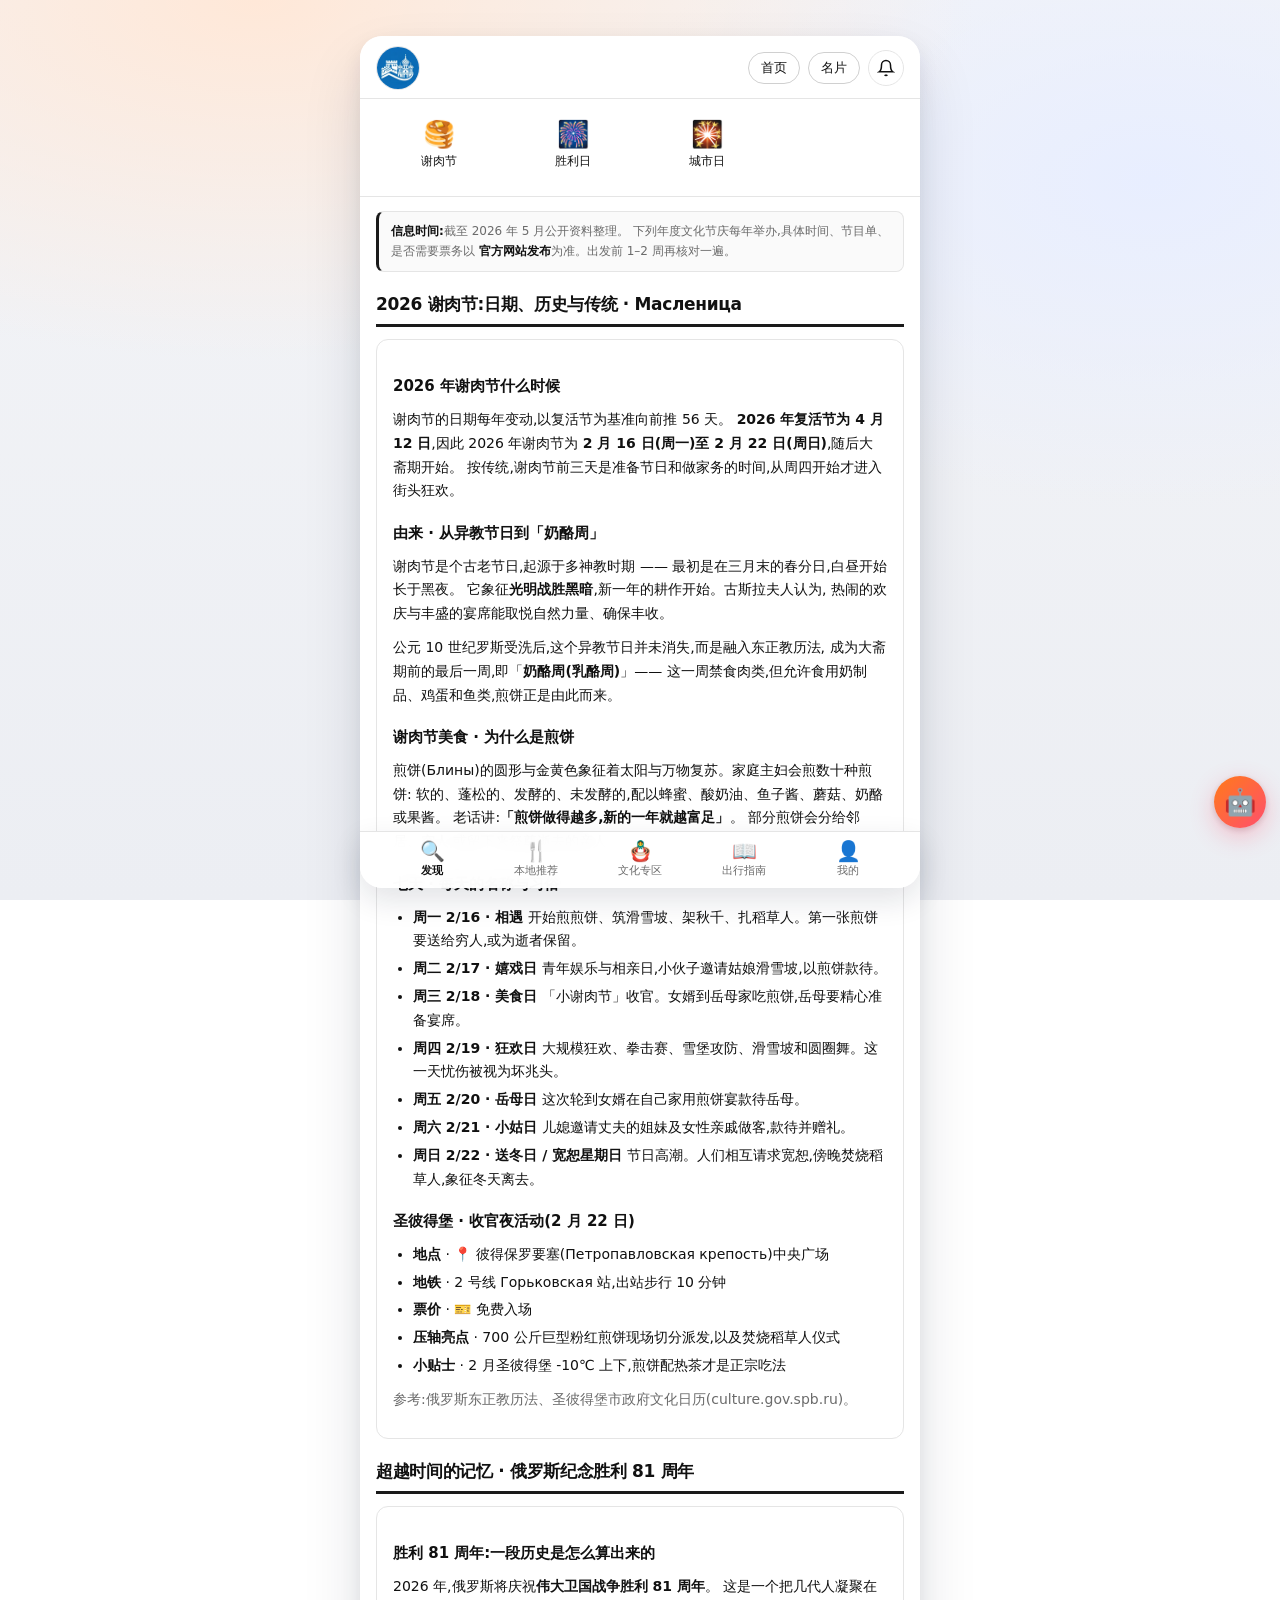
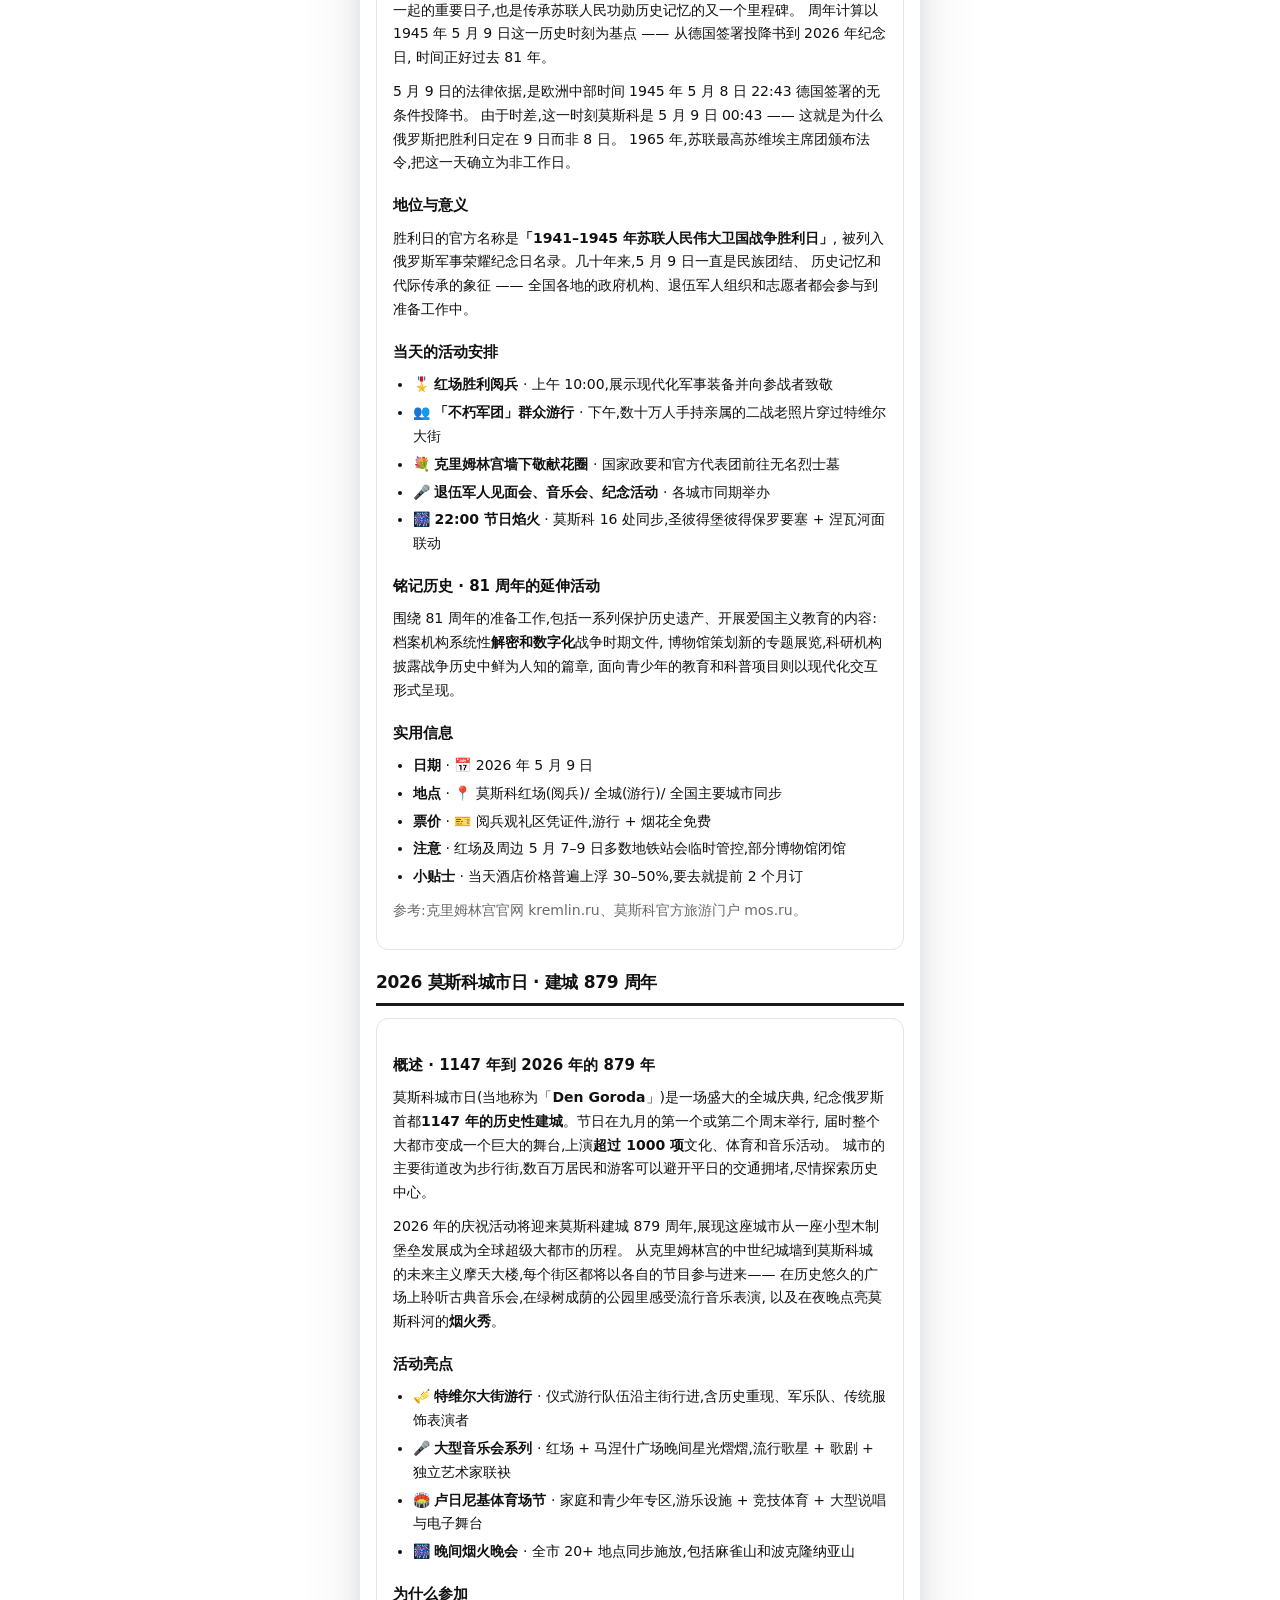
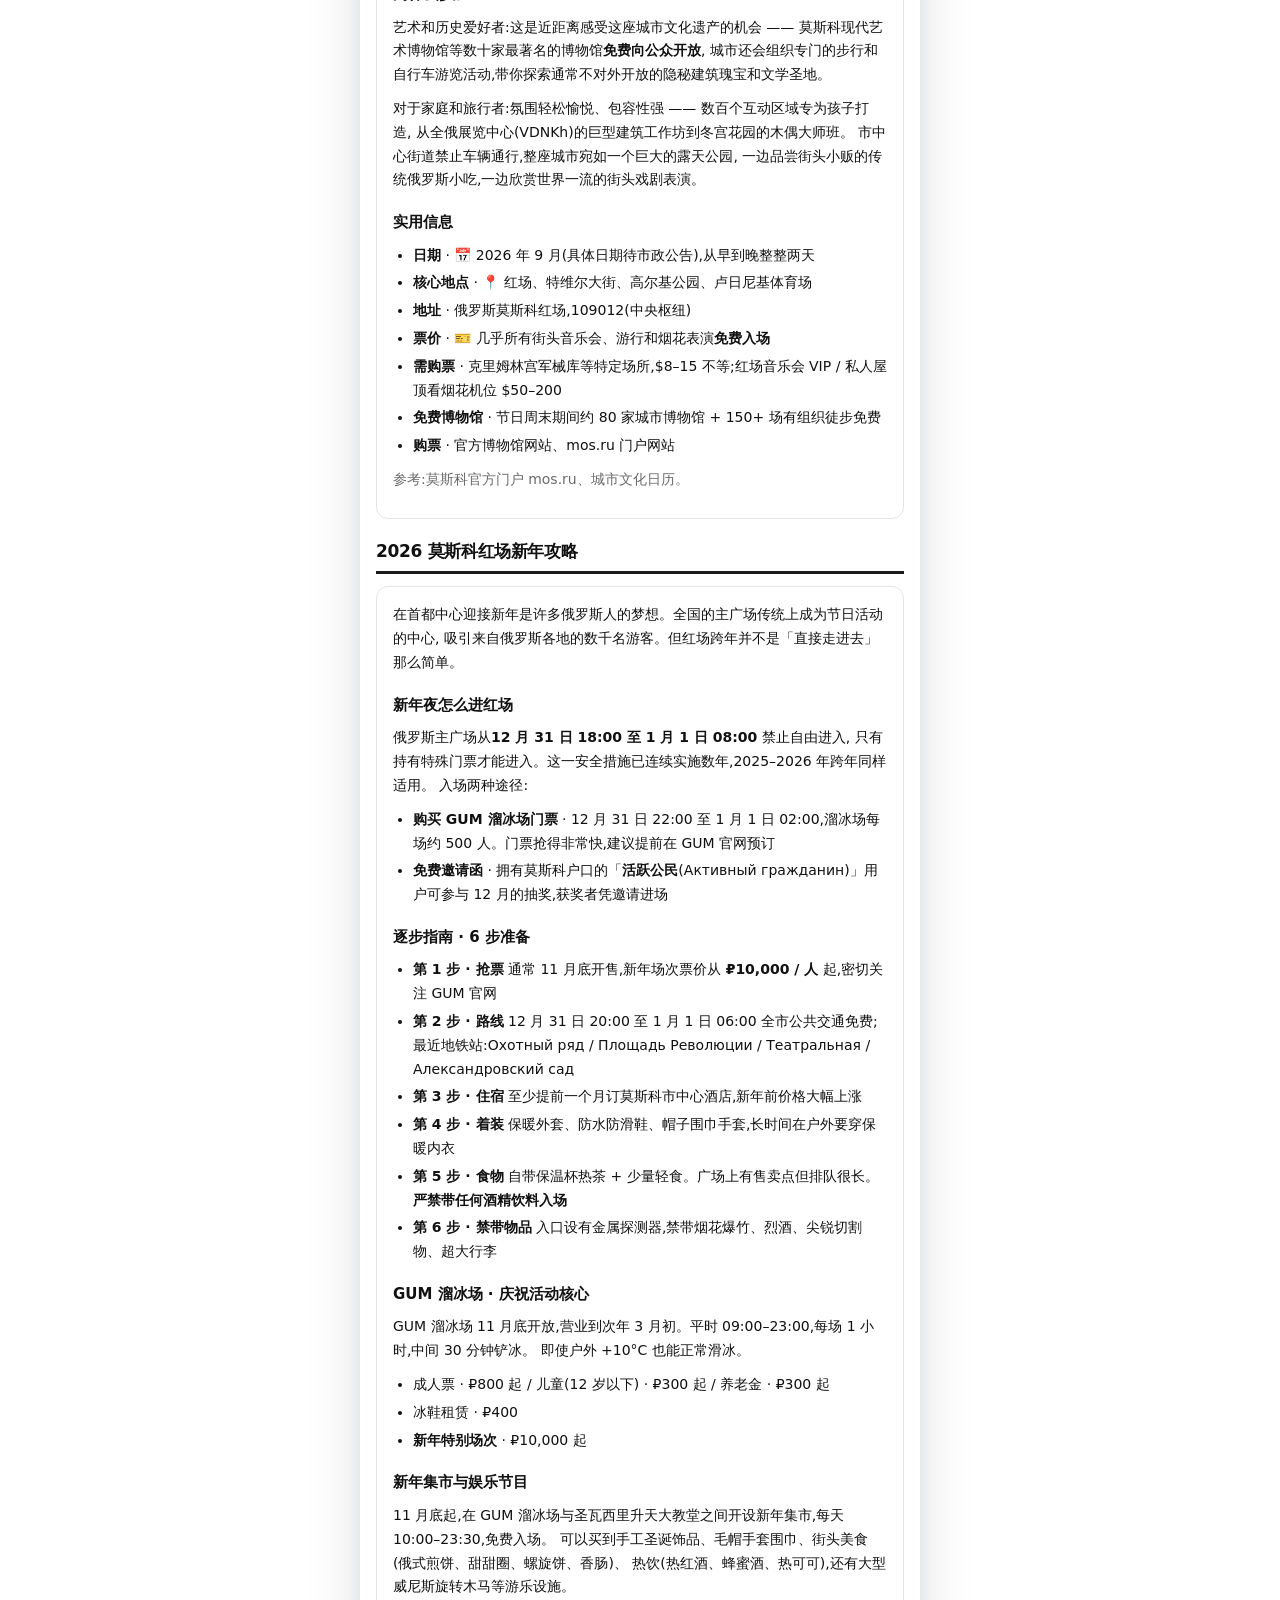
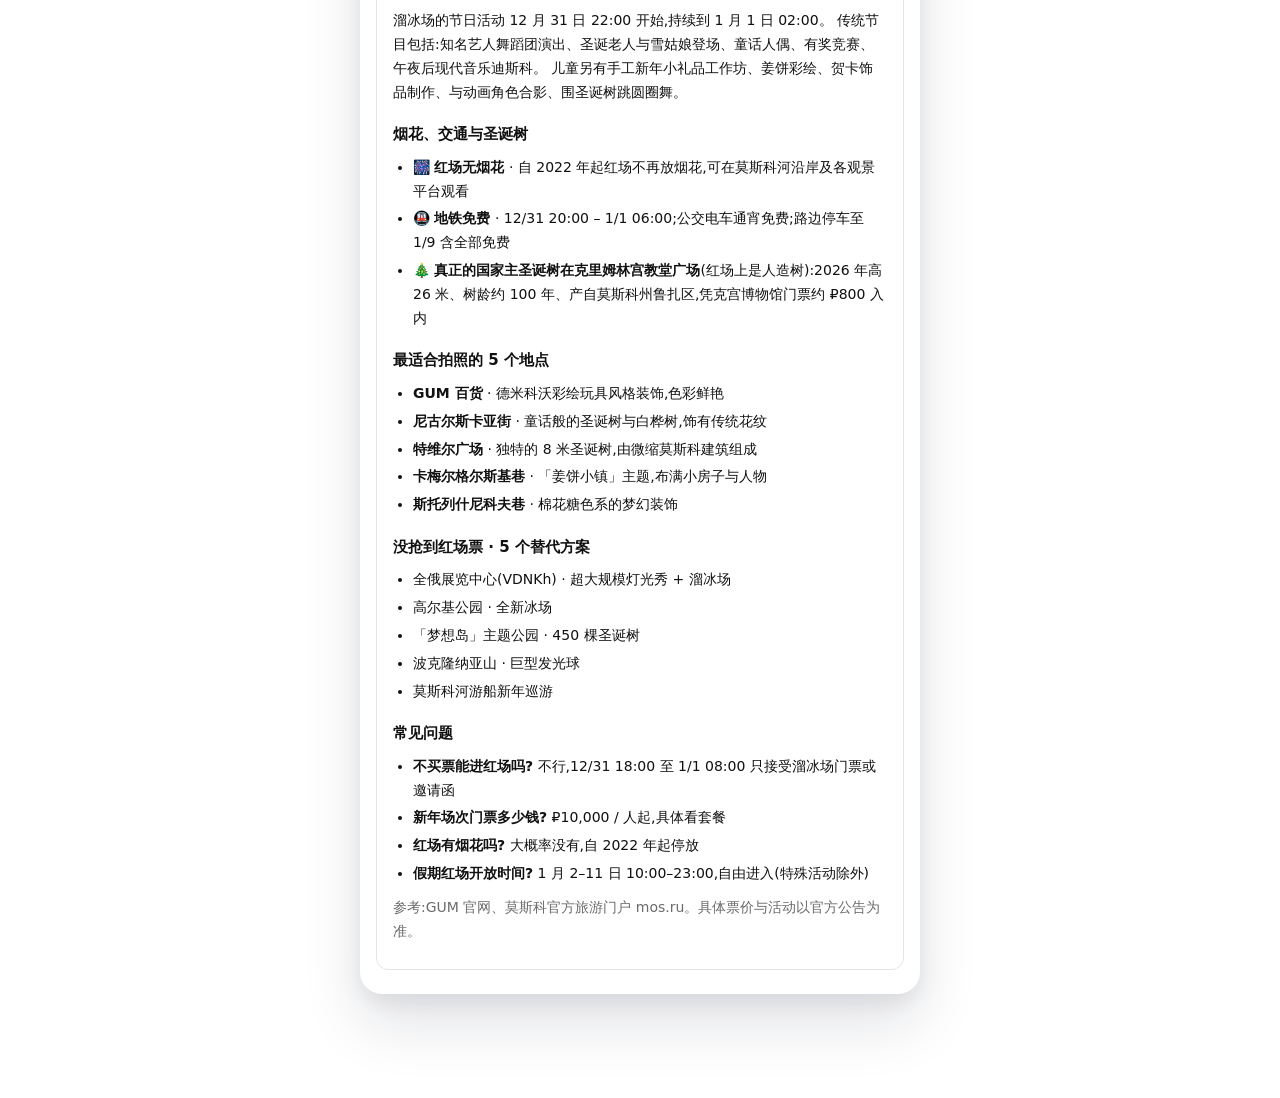
<file: events.html>
<!DOCTYPE html>
<html lang="zh-Hans-CN">
  <head>
    <meta charset="utf-8" />
    <meta name="viewport" content="width=device-width, initial-scale=1, viewport-fit=cover" />
    <meta name="theme-color" content="#f7f7f8" />
    <title>派大欣环游记 · 文化活动资讯</title>
    <link rel="icon" type="image/x-icon" href="assets/opt/favicon.ico" />
    <link rel="apple-touch-icon" href="assets/opt/apple-touch-icon.png?v=29" />
    <link rel="stylesheet" href="styles.css?v=29" />
  </head>
  <body data-active="discover">
    <div class="app">
      <div data-include="topbar"></div>

      <nav class="features" aria-label="活动快捷入口">
        <a class="feature-item" href="#maslenitsa">
          <span class="feature-emoji" aria-hidden="true">🥞</span>
          <span class="feature-label">谢肉节</span>
        </a>
        <a class="feature-item" href="#victory">
          <span class="feature-emoji" aria-hidden="true">🎆</span>
          <span class="feature-label">胜利日</span>
        </a>
        <a class="feature-item" href="#cityday">
          <span class="feature-emoji" aria-hidden="true">🎇</span>
          <span class="feature-label">城市日</span>
        </a>
      </nav>

      <main>
        <p class="notice" style="margin:14px 0;">
          <strong>信息时间:</strong>截至 2026 年 5 月公开资料整理。
          下列年度文化节庆每年举办,具体时间、节目单、是否需要票务以
          <strong>官方网站发布</strong>为准。出发前 1–2 周再核对一遍。
        </p>

        <section id="maslenitsa" class="section" aria-labelledby="maslenitsa-title">
          <div class="section-head">
            <h2 id="maslenitsa-title" class="section-title">2026 谢肉节:日期、历史与传统 · Масленица</h2>
          </div>
          <div class="prose-card prose">
            <h3>2026 年谢肉节什么时候</h3>
            <p>
              谢肉节的日期每年变动,以复活节为基准向前推 56 天。
              <strong>2026 年复活节为 4 月 12 日</strong>,因此 2026 年谢肉节为
              <strong>2 月 16 日(周一)至 2 月 22 日(周日)</strong>,随后大斋期开始。
              按传统,谢肉节前三天是准备节日和做家务的时间,从周四开始才进入街头狂欢。
            </p>

            <h3>由来 · 从异教节日到「奶酪周」</h3>
            <p>
              谢肉节是个古老节日,起源于多神教时期 —— 最初是在三月末的春分日,白昼开始长于黑夜。
              它象征<strong>光明战胜黑暗</strong>,新一年的耕作开始。古斯拉夫人认为,
              热闹的欢庆与丰盛的宴席能取悦自然力量、确保丰收。
            </p>
            <p>
              公元 10 世纪罗斯受洗后,这个异教节日并未消失,而是融入东正教历法,
              成为大斋期前的最后一周,即「<strong>奶酪周(乳酪周)</strong>」——
              这一周禁食肉类,但允许食用奶制品、鸡蛋和鱼类,煎饼正是由此而来。
            </p>

            <h3>谢肉节美食 · 为什么是煎饼</h3>
            <p>
              煎饼(Блины)的圆形与金黄色象征着太阳与万物复苏。家庭主妇会煎数十种煎饼:
              软的、蓬松的、发酵的、未发酵的,配以蜂蜜、酸奶油、鱼子酱、蘑菇、奶酪或果酱。
              老话讲:<strong>「煎饼做得越多,新的一年就越富足」</strong>。
              部分煎饼会分给邻居、穷人,或留下来祭奠逝去的亲人。
            </p>

            <h3>七天 · 每天的名称与习俗</h3>
            <ul>
              <li><strong>周一 2/16 · 相遇</strong> 开始煎煎饼、筑滑雪坡、架秋千、扎稻草人。第一张煎饼要送给穷人,或为逝者保留。</li>
              <li><strong>周二 2/17 · 嬉戏日</strong> 青年娱乐与相亲日,小伙子邀请姑娘滑雪坡,以煎饼款待。</li>
              <li><strong>周三 2/18 · 美食日</strong> 「小谢肉节」收官。女婿到岳母家吃煎饼,岳母要精心准备宴席。</li>
              <li><strong>周四 2/19 · 狂欢日</strong> 大规模狂欢、拳击赛、雪堡攻防、滑雪坡和圆圈舞。这一天忧伤被视为坏兆头。</li>
              <li><strong>周五 2/20 · 岳母日</strong> 这次轮到女婿在自己家用煎饼宴款待岳母。</li>
              <li><strong>周六 2/21 · 小姑日</strong> 儿媳邀请丈夫的姐妹及女性亲戚做客,款待并赠礼。</li>
              <li><strong>周日 2/22 · 送冬日 / 宽恕星期日</strong> 节日高潮。人们相互请求宽恕,傍晚焚烧稻草人,象征冬天离去。</li>
            </ul>

            <h3>圣彼得堡 · 收官夜活动(2 月 22 日)</h3>
            <ul>
              <li><strong>地点</strong> · 📍 彼得保罗要塞(Петропавловская крепость)中央广场</li>
              <li><strong>地铁</strong> · 2 号线 Горьковская 站,出站步行 10 分钟</li>
              <li><strong>票价</strong> · 🎫 免费入场</li>
              <li><strong>压轴亮点</strong> · 700 公斤巨型粉红煎饼现场切分派发,以及焚烧稻草人仪式</li>
              <li><strong>小贴士</strong> · 2 月圣彼得堡 -10℃ 上下,煎饼配热茶才是正宗吃法</li>
            </ul>
            <p class="muted">参考:俄罗斯东正教历法、圣彼得堡市政府文化日历(culture.gov.spb.ru)。</p>
          </div>
        </section>

        <section id="victory" class="section" aria-labelledby="victory-title">
          <div class="section-head">
            <h2 id="victory-title" class="section-title">超越时间的记忆 · 俄罗斯纪念胜利 81 周年</h2>
          </div>
          <div class="prose-card prose">
            <h3>胜利 81 周年:一段历史是怎么算出来的</h3>
            <p>
              2026 年,俄罗斯将庆祝<strong>伟大卫国战争胜利 81 周年</strong>。
              这是一个把几代人凝聚在一起的重要日子,也是传承苏联人民功勋历史记忆的又一个里程碑。
              周年计算以 1945 年 5 月 9 日这一历史时刻为基点 —— 从德国签署投降书到 2026 年纪念日,
              时间正好过去 81 年。
            </p>
            <p>
              5 月 9 日的法律依据,是欧洲中部时间 1945 年 5 月 8 日 22:43 德国签署的无条件投降书。
              由于时差,这一时刻莫斯科是 5 月 9 日 00:43 —— 这就是为什么俄罗斯把胜利日定在 9 日而非 8 日。
              1965 年,苏联最高苏维埃主席团颁布法令,把这一天确立为非工作日。
            </p>

            <h3>地位与意义</h3>
            <p>
              胜利日的官方名称是<strong>「1941–1945 年苏联人民伟大卫国战争胜利日」</strong>,
              被列入俄罗斯军事荣耀纪念日名录。几十年来,5 月 9 日一直是民族团结、
              历史记忆和代际传承的象征 —— 全国各地的政府机构、退伍军人组织和志愿者都会参与到准备工作中。
            </p>

            <h3>当天的活动安排</h3>
            <ul>
              <li>🎖️ <strong>红场胜利阅兵</strong> · 上午 10:00,展示现代化军事装备并向参战者致敬</li>
              <li>👥 <strong>「不朽军团」群众游行</strong> · 下午,数十万人手持亲属的二战老照片穿过特维尔大街</li>
              <li>💐 <strong>克里姆林宫墙下敬献花圈</strong> · 国家政要和官方代表团前往无名烈士墓</li>
              <li>🎤 <strong>退伍军人见面会、音乐会、纪念活动</strong> · 各城市同期举办</li>
              <li>🎆 <strong>22:00 节日焰火</strong> · 莫斯科 16 处同步,圣彼得堡彼得保罗要塞 + 涅瓦河面联动</li>
            </ul>

            <h3>铭记历史 · 81 周年的延伸活动</h3>
            <p>
              围绕 81 周年的准备工作,包括一系列保护历史遗产、开展爱国主义教育的内容:
              档案机构系统性<strong>解密和数字化</strong>战争时期文件,
              博物馆策划新的专题展览,科研机构披露战争历史中鲜为人知的篇章,
              面向青少年的教育和科普项目则以现代化交互形式呈现。
            </p>

            <h3>实用信息</h3>
            <ul>
              <li><strong>日期</strong> · 📅 2026 年 5 月 9 日</li>
              <li><strong>地点</strong> · 📍 莫斯科红场(阅兵)/ 全城(游行)/ 全国主要城市同步</li>
              <li><strong>票价</strong> · 🎫 阅兵观礼区凭证件,游行 + 烟花全免费</li>
              <li><strong>注意</strong> · 红场及周边 5 月 7–9 日多数地铁站会临时管控,部分博物馆闭馆</li>
              <li><strong>小贴士</strong> · 当天酒店价格普遍上浮 30–50%,要去就提前 2 个月订</li>
            </ul>
            <p class="muted">参考:克里姆林宫官网 kremlin.ru、莫斯科官方旅游门户 mos.ru。</p>
          </div>
        </section>

        <section id="cityday" class="section" aria-labelledby="cityday-title">
          <div class="section-head">
            <h2 id="cityday-title" class="section-title">2026 莫斯科城市日 · 建城 879 周年</h2>
          </div>
          <div class="prose-card prose">
            <h3>概述 · 1147 年到 2026 年的 879 年</h3>
            <p>
              莫斯科城市日(当地称为「<strong>Den Goroda</strong>」)是一场盛大的全城庆典,
              纪念俄罗斯首都<strong>1147 年的历史性建城</strong>。节日在九月的第一个或第二个周末举行,
              届时整个大都市变成一个巨大的舞台,上演<strong>超过 1000 项</strong>文化、体育和音乐活动。
              城市的主要街道改为步行街,数百万居民和游客可以避开平日的交通拥堵,尽情探索历史中心。
            </p>
            <p>
              2026 年的庆祝活动将迎来莫斯科建城 879 周年,展现这座城市从一座小型木制堡垒发展成为全球超级大都市的历程。
              从克里姆林宫的中世纪城墙到莫斯科城的未来主义摩天大楼,每个街区都将以各自的节目参与进来——
              在历史悠久的广场上聆听古典音乐会,在绿树成荫的公园里感受流行音乐表演,
              以及在夜晚点亮莫斯科河的<strong>烟火秀</strong>。
            </p>

            <h3>活动亮点</h3>
            <ul>
              <li>🎺 <strong>特维尔大街游行</strong> · 仪式游行队伍沿主街行进,含历史重现、军乐队、传统服饰表演者</li>
              <li>🎤 <strong>大型音乐会系列</strong> · 红场 + 马涅什广场晚间星光熠熠,流行歌星 + 歌剧 + 独立艺术家联袂</li>
              <li>🏟️ <strong>卢日尼基体育场节</strong> · 家庭和青少年专区,游乐设施 + 竞技体育 + 大型说唱与电子舞台</li>
              <li>🎆 <strong>晚间烟火晚会</strong> · 全市 20+ 地点同步施放,包括麻雀山和波克隆纳亚山</li>
            </ul>

            <h3>为什么参加</h3>
            <p>
              艺术和历史爱好者:这是近距离感受这座城市文化遗产的机会 ——
              莫斯科现代艺术博物馆等数十家最著名的博物馆<strong>免费向公众开放</strong>,
              城市还会组织专门的步行和自行车游览活动,带你探索通常不对外开放的隐秘建筑瑰宝和文学圣地。
            </p>
            <p>
              对于家庭和旅行者:氛围轻松愉悦、包容性强 —— 数百个互动区域专为孩子打造,
              从全俄展览中心(VDNKh)的巨型建筑工作坊到冬宫花园的木偶大师班。
              市中心街道禁止车辆通行,整座城市宛如一个巨大的露天公园,
              一边品尝街头小贩的传统俄罗斯小吃,一边欣赏世界一流的街头戏剧表演。
            </p>

            <h3>实用信息</h3>
            <ul>
              <li><strong>日期</strong> · 📅 2026 年 9 月(具体日期待市政公告),从早到晚整整两天</li>
              <li><strong>核心地点</strong> · 📍 红场、特维尔大街、高尔基公园、卢日尼基体育场</li>
              <li><strong>地址</strong> · 俄罗斯莫斯科红场,109012(中央枢纽)</li>
              <li><strong>票价</strong> · 🎫 几乎所有街头音乐会、游行和烟花表演<strong>免费入场</strong></li>
              <li><strong>需购票</strong> · 克里姆林宫军械库等特定场所,$8–15 不等;红场音乐会 VIP / 私人屋顶看烟花机位 $50–200</li>
              <li><strong>免费博物馆</strong> · 节日周末期间约 80 家城市博物馆 + 150+ 场有组织徒步免费</li>
              <li><strong>购票</strong> · 官方博物馆网站、mos.ru 门户网站</li>
            </ul>
            <p class="muted">参考:莫斯科官方门户 mos.ru、城市文化日历。</p>
          </div>
        </section>

        <section id="newyear" class="section" aria-labelledby="newyear-title">
          <div class="section-head">
            <h2 id="newyear-title" class="section-title">2026 莫斯科红场新年攻略</h2>
          </div>
          <div class="prose-card prose">
            <p>
              在首都中心迎接新年是许多俄罗斯人的梦想。全国的主广场传统上成为节日活动的中心,
              吸引来自俄罗斯各地的数千名游客。但红场跨年并不是「直接走进去」那么简单。
            </p>

            <h3>新年夜怎么进红场</h3>
            <p>
              俄罗斯主广场从<strong>12 月 31 日 18:00 至 1 月 1 日 08:00</strong> 禁止自由进入,
              只有持有特殊门票才能进入。这一安全措施已连续实施数年,2025–2026 年跨年同样适用。
              入场两种途径:
            </p>
            <ul>
              <li><strong>购买 GUM 溜冰场门票</strong> · 12 月 31 日 22:00 至 1 月 1 日 02:00,溜冰场每场约 500 人。门票抢得非常快,建议提前在 GUM 官网预订</li>
              <li><strong>免费邀请函</strong> · 拥有莫斯科户口的「<strong>活跃公民</strong>(Активный гражданин)」用户可参与 12 月的抽奖,获奖者凭邀请进场</li>
            </ul>

            <h3>逐步指南 · 6 步准备</h3>
            <ul>
              <li><strong>第 1 步 · 抢票</strong> 通常 11 月底开售,新年场次票价从 <strong>₽10,000 / 人</strong> 起,密切关注 GUM 官网</li>
              <li><strong>第 2 步 · 路线</strong> 12 月 31 日 20:00 至 1 月 1 日 06:00 全市公共交通免费;最近地铁站:Охотный ряд / Площадь Революции / Театральная / Александровский сад</li>
              <li><strong>第 3 步 · 住宿</strong> 至少提前一个月订莫斯科市中心酒店,新年前价格大幅上涨</li>
              <li><strong>第 4 步 · 着装</strong> 保暖外套、防水防滑鞋、帽子围巾手套,长时间在户外要穿保暖内衣</li>
              <li><strong>第 5 步 · 食物</strong> 自带保温杯热茶 + 少量轻食。广场上有售卖点但排队很长。<strong>严禁带任何酒精饮料入场</strong></li>
              <li><strong>第 6 步 · 禁带物品</strong> 入口设有金属探测器,禁带烟花爆竹、烈酒、尖锐切割物、超大行李</li>
            </ul>

            <h3>GUM 溜冰场 · 庆祝活动核心</h3>
            <p>
              GUM 溜冰场 11 月底开放,营业到次年 3 月初。平时 09:00–23:00,每场 1 小时,中间 30 分钟铲冰。
              即使户外 +10°C 也能正常滑冰。
            </p>
            <ul>
              <li>成人票 · ₽800 起 / 儿童(12 岁以下) · ₽300 起 / 养老金 · ₽300 起</li>
              <li>冰鞋租赁 · ₽400</li>
              <li><strong>新年特别场次</strong> · ₽10,000 起</li>
            </ul>

            <h3>新年集市与娱乐节目</h3>
            <p>
              11 月底起,在 GUM 溜冰场与圣瓦西里升天大教堂之间开设新年集市,每天 10:00–23:30,免费入场。
              可以买到手工圣诞饰品、毛帽手套围巾、街头美食(俄式煎饼、甜甜圈、螺旋饼、香肠)、
              热饮(热红酒、蜂蜜酒、热可可),还有大型威尼斯旋转木马等游乐设施。
            </p>
            <p>
              溜冰场的节日活动 12 月 31 日 22:00 开始,持续到 1 月 1 日 02:00。
              传统节目包括:知名艺人舞蹈团演出、圣诞老人与雪姑娘登场、童话人偶、有奖竞赛、午夜后现代音乐迪斯科。
              儿童另有手工新年小礼品工作坊、姜饼彩绘、贺卡饰品制作、与动画角色合影、围圣诞树跳圆圈舞。
            </p>

            <h3>烟花、交通与圣诞树</h3>
            <ul>
              <li>🎆 <strong>红场无烟花</strong> · 自 2022 年起红场不再放烟花,可在莫斯科河沿岸及各观景平台观看</li>
              <li>🚇 <strong>地铁免费</strong> · 12/31 20:00 – 1/1 06:00;公交电车通宵免费;路边停车至 1/9 含全部免费</li>
              <li>🎄 <strong>真正的国家主圣诞树在克里姆林宫教堂广场</strong>(红场上是人造树):2026 年高 26 米、树龄约 100 年、产自莫斯科州鲁扎区,凭克宫博物馆门票约 ₽800 入内</li>
            </ul>

            <h3>最适合拍照的 5 个地点</h3>
            <ul>
              <li><strong>GUM 百货</strong> · 德米科沃彩绘玩具风格装饰,色彩鲜艳</li>
              <li><strong>尼古尔斯卡亚街</strong> · 童话般的圣诞树与白桦树,饰有传统花纹</li>
              <li><strong>特维尔广场</strong> · 独特的 8 米圣诞树,由微缩莫斯科建筑组成</li>
              <li><strong>卡梅尔格尔斯基巷</strong> · 「姜饼小镇」主题,布满小房子与人物</li>
              <li><strong>斯托列什尼科夫巷</strong> · 棉花糖色系的梦幻装饰</li>
            </ul>

            <h3>没抢到红场票 · 5 个替代方案</h3>
            <ul>
              <li>全俄展览中心(VDNKh) · 超大规模灯光秀 + 溜冰场</li>
              <li>高尔基公园 · 全新冰场</li>
              <li>「梦想岛」主题公园 · 450 棵圣诞树</li>
              <li>波克隆纳亚山 · 巨型发光球</li>
              <li>莫斯科河游船新年巡游</li>
            </ul>

            <h3>常见问题</h3>
            <ul>
              <li><strong>不买票能进红场吗?</strong> 不行,12/31 18:00 至 1/1 08:00 只接受溜冰场门票或邀请函</li>
              <li><strong>新年场次门票多少钱?</strong> ₽10,000 / 人起,具体看套餐</li>
              <li><strong>红场有烟花吗?</strong> 大概率没有,自 2022 年起停放</li>
              <li><strong>假期红场开放时间?</strong> 1 月 2–11 日 10:00–23:00,自由进入(特殊活动除外)</li>
            </ul>
            <p class="muted">参考:GUM 官网、莫斯科官方旅游门户 mos.ru。具体票价与活动以官方公告为准。</p>
          </div>
        </section>
      </main>

      <div data-include="bottomnav"></div>
    </div>

    <script src="app.js?v=29"></script>
    <script src="assistant.js?v=29"></script>
  </body>
</html>
</file>
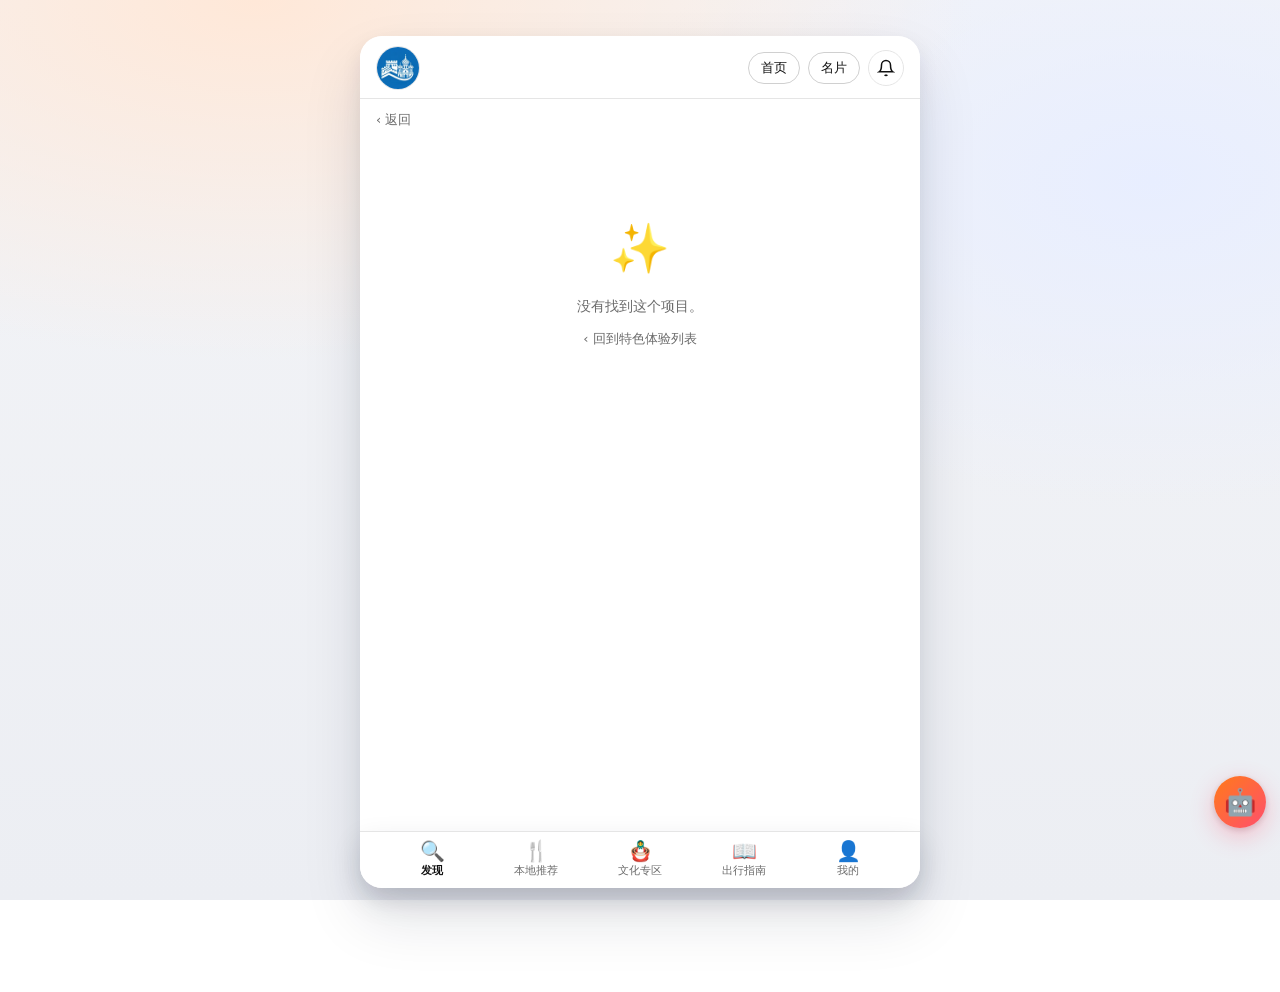
<file: experience.html>
<!DOCTYPE html>
<html lang="zh-Hans-CN">
  <head>
    <meta charset="utf-8" />
    <meta name="viewport" content="width=device-width, initial-scale=1, viewport-fit=cover" />
    <meta name="theme-color" content="#f7f7f8" />
    <title>派大欣环游记 · 特色体验详情</title>
    <link rel="icon" type="image/x-icon" href="assets/opt/favicon.ico" />
    <link rel="apple-touch-icon" href="assets/opt/apple-touch-icon.png?v=29" />
    <link rel="stylesheet" href="styles.css?v=29" />
    <style>
      .spot-hero { margin: 0 -16px 12px; }
      .spot-hero img { width: 100%; height: auto; display: block; aspect-ratio: 16/10; object-fit: cover; }
      .spot-titlewrap { padding: 14px 0 4px; }
      .spot-name { margin: 0 0 4px; font-size: 22px; font-weight: 700; letter-spacing: -0.01em; }
      .spot-ru { font-size: 13px; color: var(--muted); margin: 0 0 10px; }
      .spot-lead { font-size: 14px; line-height: 1.6; margin: 0 0 14px; color: var(--text); }
      .spot-meta-card { background: var(--surface); border: 1px solid var(--line); border-radius: var(--radius); padding: 4px 16px; margin-bottom: 14px; }
      .spot-meta-row { display: flex; gap: 14px; padding: 12px 0; border-bottom: 1px solid var(--line); font-size: 14px; }
      .spot-meta-row:last-child { border-bottom: none; }
      .spot-meta-row dt { width: 80px; flex-shrink: 0; color: var(--muted); font-size: 13px; margin: 0; }
      .spot-meta-row dd { flex: 1; min-width: 0; margin: 0; color: var(--text); line-height: 1.55; }
      .tip-list { background: var(--surface); border: 1px solid var(--line); border-radius: var(--radius); padding: 14px 16px 14px 32px; margin: 0 0 14px; font-size: 14px; line-height: 1.65; }
      .tip-list li { margin: 4px 0; }
      .empty { padding: 80px 16px; text-align: center; color: var(--muted); font-size: 14px; }
      .empty .empty-emoji { font-size: 48px; display: block; margin-bottom: 12px; }
      .back-row { padding: 8px 0 4px; }
      .back-link { display: inline-flex; align-items: center; gap: 4px; font-size: 13px; color: var(--muted); text-decoration: none; }
      .back-link:active { color: var(--text); }
      .type-badge { display: inline-block; padding: 2px 10px; font-size: 12px; color: var(--surface); background: var(--accent); border-radius: 999px; margin-bottom: 8px; }
    </style>
  </head>
  <body data-active="discover">
    <div class="app">
      <div data-include="topbar"></div>

      <main>
        <div class="back-row">
          <a class="back-link" href="javascript:history.back()">‹ 返回</a>
        </div>
        <div id="exp-root"></div>
      </main>

      <div data-include="bottomnav"></div>
    </div>

    <script src="experiences-data.js?v=29"></script>
    <script src="app.js?v=29"></script>
    <script src="assistant.js?v=29"></script>
    <script>
      (() => {
        const params = new URLSearchParams(location.search);
        const id = params.get("id");
        const root = document.getElementById("exp-root");
        const item = id && window.EXP_DB ? window.EXP_DB[id] : null;

        if (!item) {
          root.innerHTML = `
            <div class="empty">
              <span class="empty-emoji">✨</span>
              没有找到这个项目。<br />
              <a class="back-link" style="margin-top:14px;display:inline-block" href="experiences.html">‹ 回到特色体验列表</a>
            </div>
          `;
          return;
        }

        document.title = `派大欣环游记 · ${item.title}`;

        const typeLabel = { spot: "推荐景点", experience: "特色体验" };

        const metaHtml = (item.meta || []).map(([k, v]) => `
          <div class="spot-meta-row">
            <dt>${k}</dt>
            <dd>${v}</dd>
          </div>
        `).join("");

        const tipsHtml = (item.tips || []).map(t => `<li>${t}</li>`).join("");
        const tagsHtml = (item.tags || []).map(t => `<span class="tag">${t}</span>`).join("");

        root.innerHTML = `
          <div class="spot-hero">
            <img src="assets/opt/spot-${item.img}-480.webp?v=29" alt="${item.title}" loading="eager" />
          </div>
          <div class="spot-titlewrap">
            <span class="type-badge">${typeLabel[item.type] || ""}</span>
            <h1 class="spot-name">${item.title}</h1>
            ${item.ru ? `<p class="spot-ru">${item.ru}</p>` : ""}
          </div>
          ${tagsHtml ? `<div class="tag-row" style="margin:0 0 12px">${tagsHtml}</div>` : ""}
          <p class="spot-lead">${item.lead}</p>

          ${metaHtml ? `<div class="spot-meta-card"><dl style="margin:0">${metaHtml}</dl></div>` : ""}

          ${tipsHtml ? `
            <div class="section-head" style="margin-bottom:8px">
              <h2 class="section-title">小贴士</h2>
            </div>
            <ul class="tip-list">${tipsHtml}</ul>
          ` : ""}
        `;
      })();
    </script>
  </body>
</html>
</file>
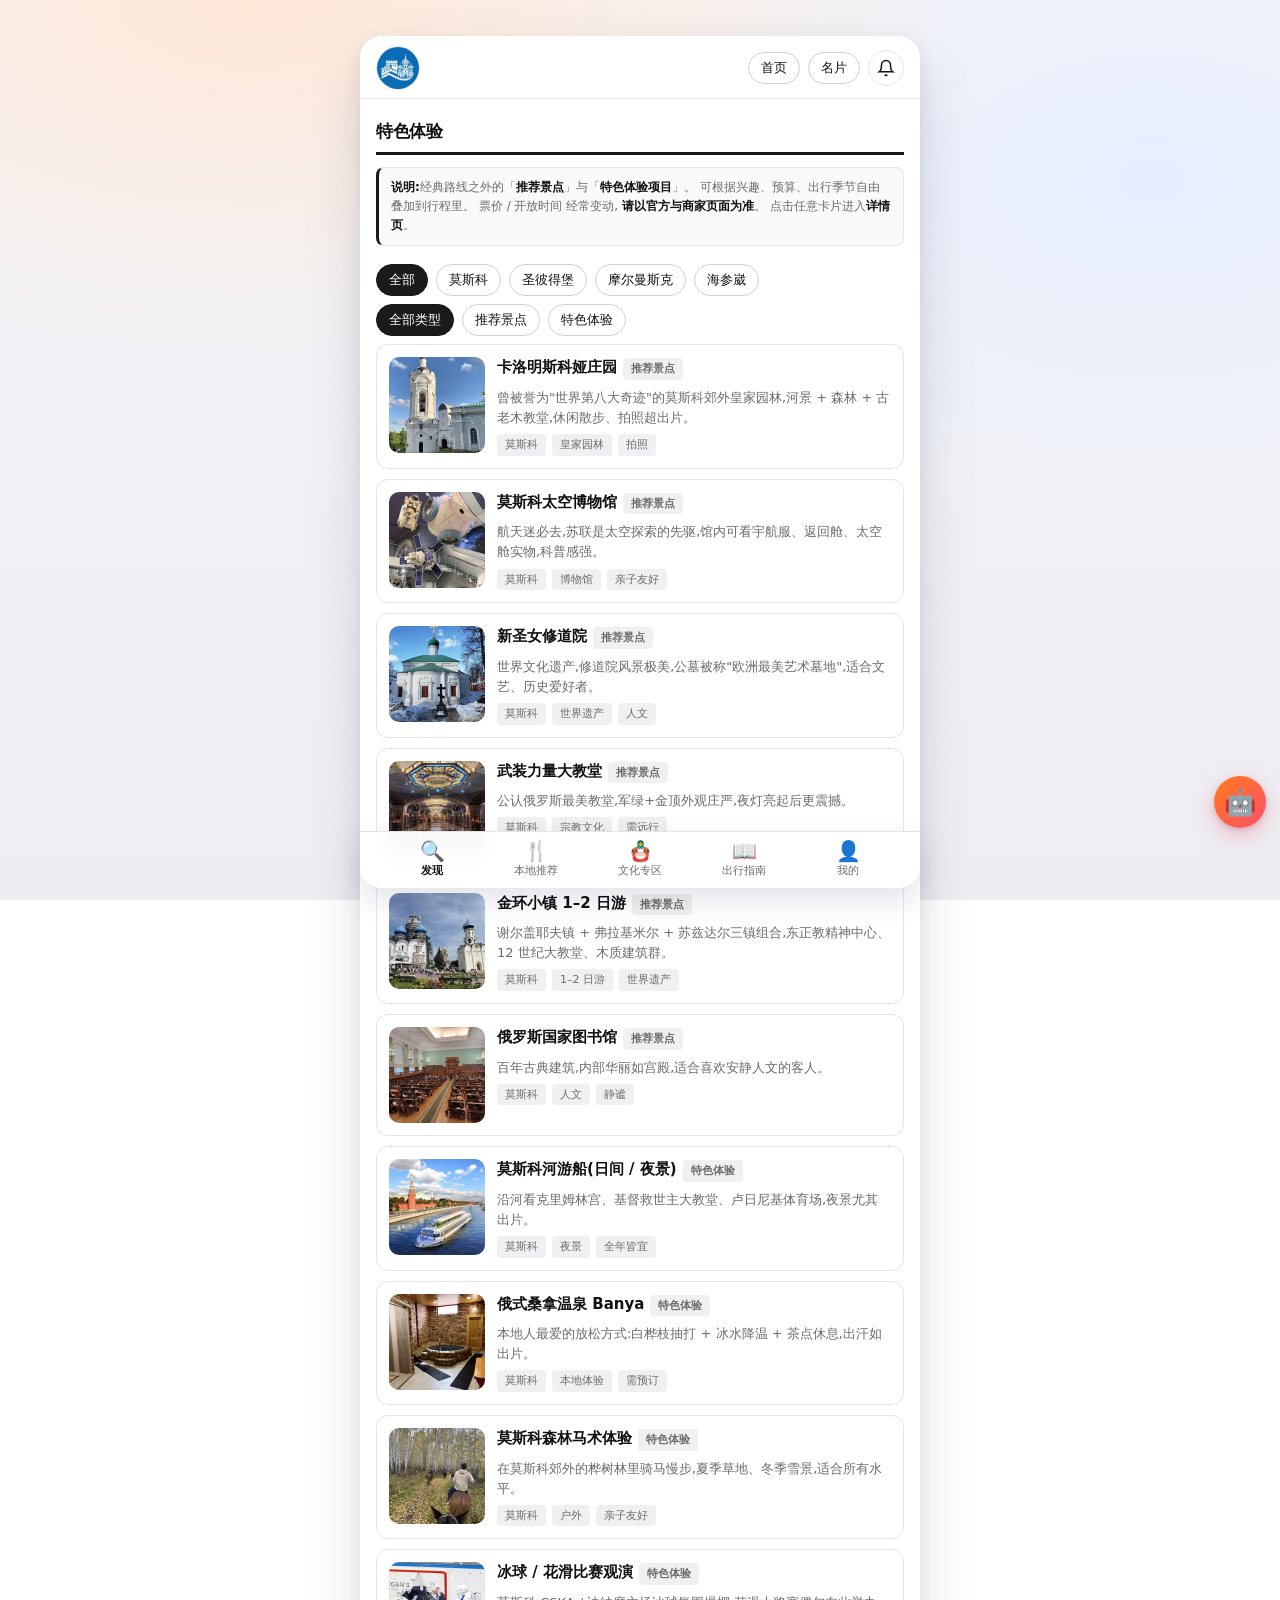
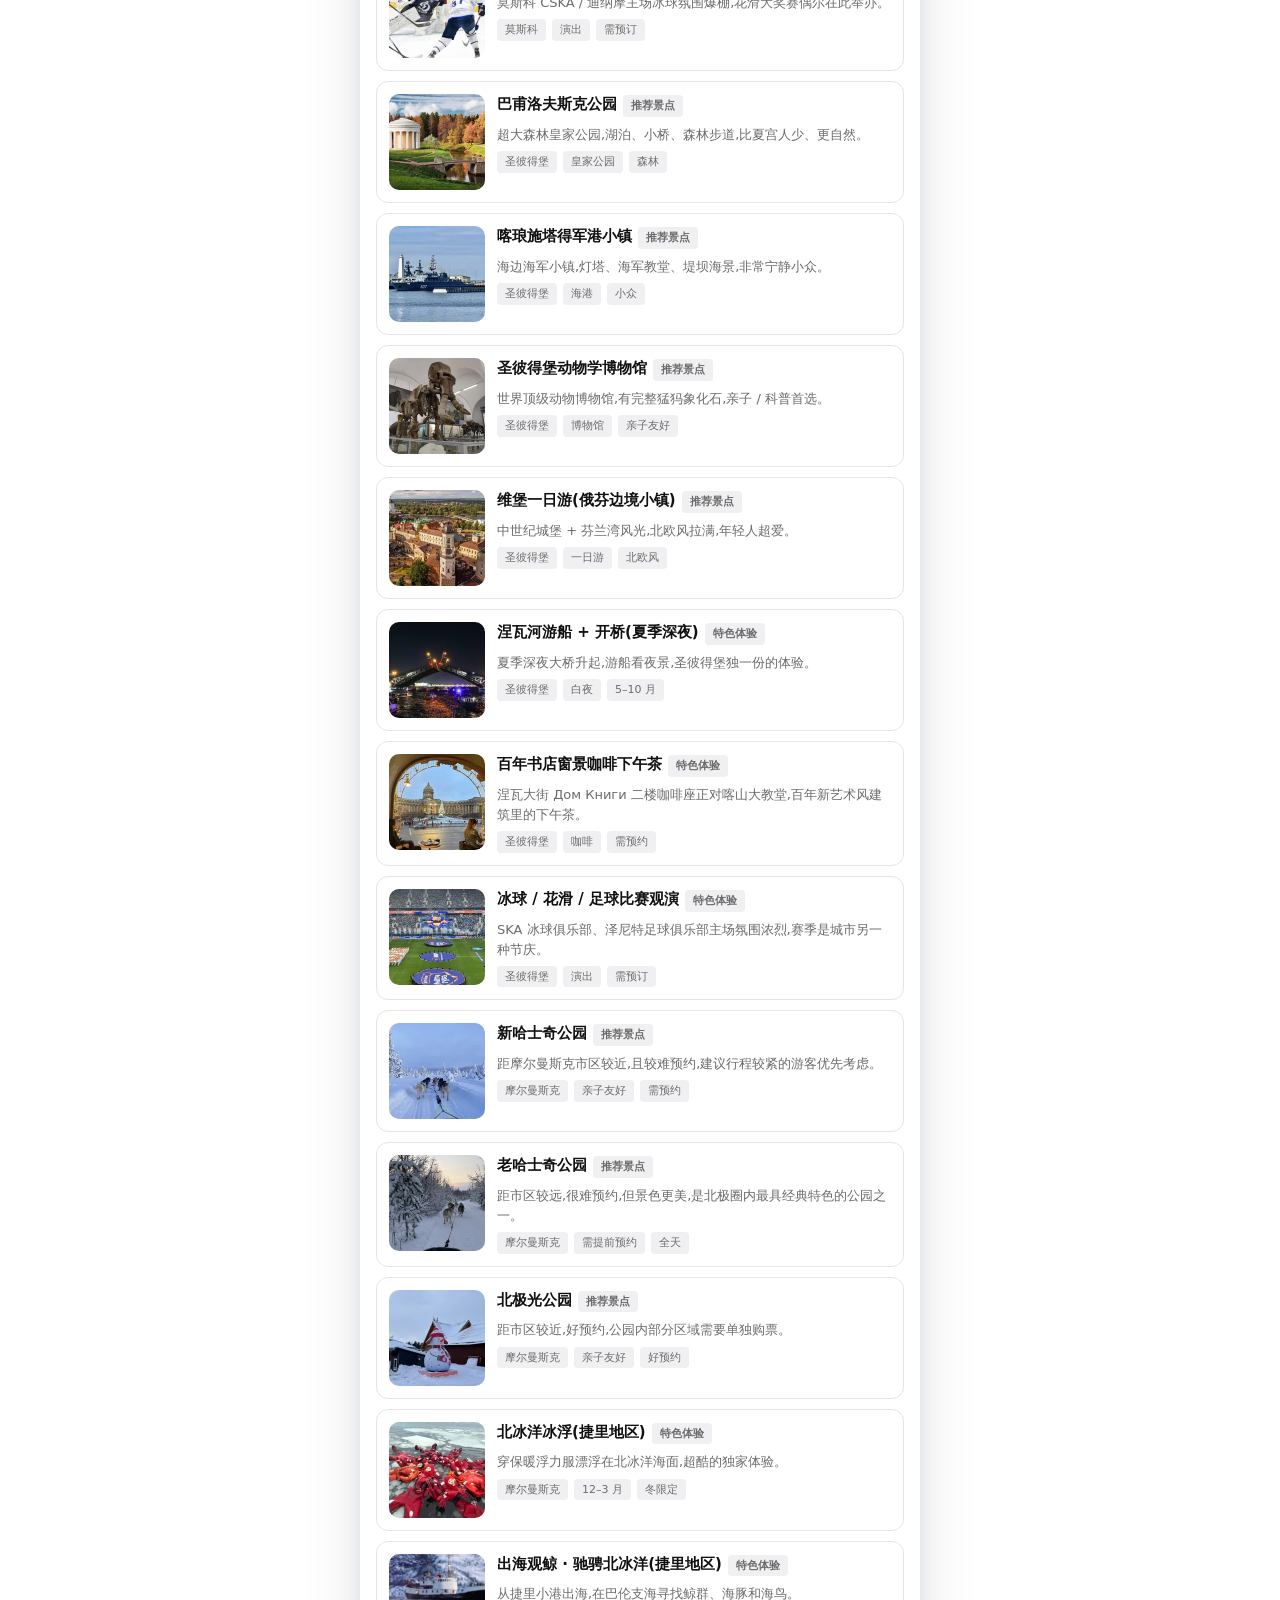
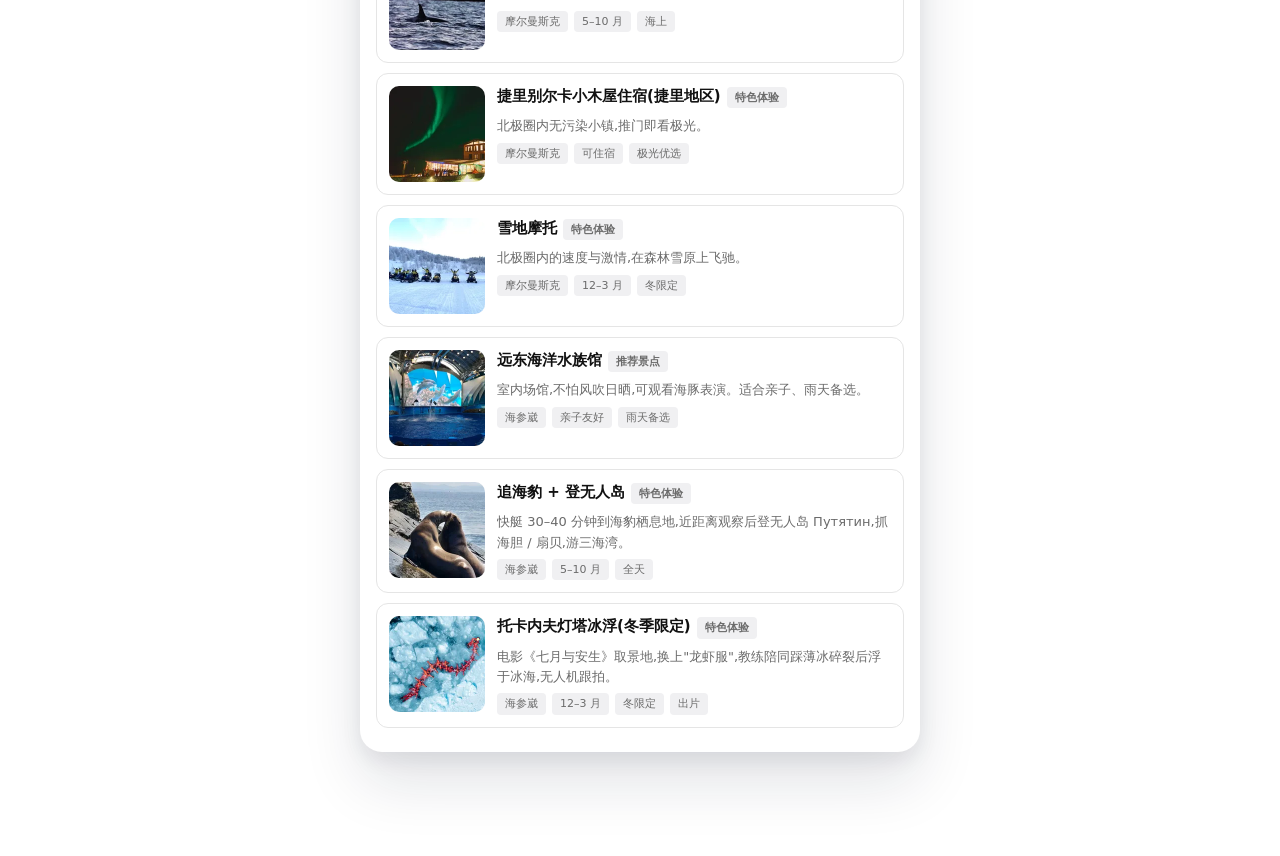
<file: experiences.html>
<!DOCTYPE html>
<html lang="zh-Hans-CN">
  <head>
    <meta charset="utf-8" />
    <meta name="viewport" content="width=device-width, initial-scale=1, viewport-fit=cover" />
    <meta name="theme-color" content="#f7f7f8" />
    <title>派大欣环游记 · 特色体验</title>
    <link rel="icon" type="image/x-icon" href="assets/opt/favicon.ico" />
    <link rel="apple-touch-icon" href="assets/opt/apple-touch-icon.png?v=29" />
    <link rel="stylesheet" href="styles.css?v=29" />
  </head>
  <body data-active="discover">
    <div class="app">
      <div data-include="topbar"></div>

      <main>
        <section class="section" aria-labelledby="exp-title">
          <div class="section-head">
            <h2 id="exp-title" class="section-title">特色体验</h2>
          </div>

          <p class="notice">
            <strong>说明:</strong>经典路线之外的「<strong>推荐景点</strong>」与「<strong>特色体验项目</strong>」。
            可根据兴趣、预算、出行季节自由叠加到行程里。
            票价 / 开放时间 经常变动,
            <strong>请以官方与商家页面为准</strong>。
            点击任意卡片进入<strong>详情页</strong>。
          </p>

          <div class="chip-row" role="tablist" aria-label="城市筛选">
            <button class="chip is-active" type="button" data-city="all">全部</button>
            <button class="chip" type="button" data-city="moscow">莫斯科</button>
            <button class="chip" type="button" data-city="spb">圣彼得堡</button>
            <button class="chip" type="button" data-city="murmansk">摩尔曼斯克</button>
            <button class="chip" type="button" data-city="vladivostok">海参崴</button>
          </div>

          <div class="chip-row" role="tablist" aria-label="类型筛选" style="margin-top:-4px">
            <button class="chip is-active" type="button" data-type="all">全部类型</button>
            <button class="chip" type="button" data-type="spot">推荐景点</button>
            <button class="chip" type="button" data-type="experience">特色体验</button>
          </div>

          <div class="news-list" aria-label="特色体验列表" id="exp-list">
            <!-- 列表由 experiences-data.js 渲染 -->
          </div>
        </section>
      </main>

      <div data-include="bottomnav"></div>
    </div>

    <script src="experiences-data.js?v=29"></script>
    <script src="app.js?v=29"></script>
    <script src="assistant.js?v=29"></script>
    <script>
      (() => {
        const list = document.getElementById("exp-list");
        const db = window.EXP_DB || {};
        // 排序:城市 → 类型(景点先于体验)
        const cityOrder = { moscow: 0, spb: 1, murmansk: 2, vladivostok: 3 };
        const typeOrder = { spot: 0, experience: 1 };
        const typeLabel = { spot: "推荐景点", experience: "特色体验" };

        const items = Object.entries(db).sort((a, b) => {
          const ca = cityOrder[a[1].city] ?? 99;
          const cb = cityOrder[b[1].city] ?? 99;
          if (ca !== cb) return ca - cb;
          return (typeOrder[a[1].type] ?? 99) - (typeOrder[b[1].type] ?? 99);
        });

        list.innerHTML = items.map(([id, s]) => {
          const tags = (s.tags || []).map(t => `<span class="tag">${t}</span>`).join("");
          return `
            <a class="news-item" href="experience.html?id=${id}" data-city="${s.city}" data-type="${s.type}">
              <img class="news-thumb" src="assets/opt/spot-${s.img}-thumb.webp?v=29" alt="${s.title}" width="96" height="96" loading="lazy" />
              <div class="news-text">
                <h3 class="news-title">${s.title}<span class="tag" style="margin-left:6px">${typeLabel[s.type] || ""}</span></h3>
                <p class="news-summary news-summary--clamp">${s.lead}</p>
                <div class="tag-row">${tags}</div>
              </div>
            </a>
          `;
        }).join("");

        const allItems = list.querySelectorAll("[data-city]");
        let activeCity = "all";
        let activeType = "all";

        function applyFilter() {
          allItems.forEach((it) => {
            const cityOk = activeCity === "all" || it.dataset.city === activeCity;
            const typeOk = activeType === "all" || it.dataset.type === activeType;
            it.style.display = cityOk && typeOk ? "" : "none";
          });
        }

        document.querySelectorAll(".chip[data-city]").forEach((chip) => {
          chip.addEventListener("click", () => {
            activeCity = chip.dataset.city;
            document.querySelectorAll(".chip[data-city]").forEach((c) => c.classList.toggle("is-active", c === chip));
            applyFilter();
          });
        });

        document.querySelectorAll(".chip[data-type]").forEach((chip) => {
          chip.addEventListener("click", () => {
            activeType = chip.dataset.type;
            document.querySelectorAll(".chip[data-type]").forEach((c) => c.classList.toggle("is-active", c === chip));
            applyFilter();
          });
        });
      })();
    </script>
  </body>
</html>
</file>
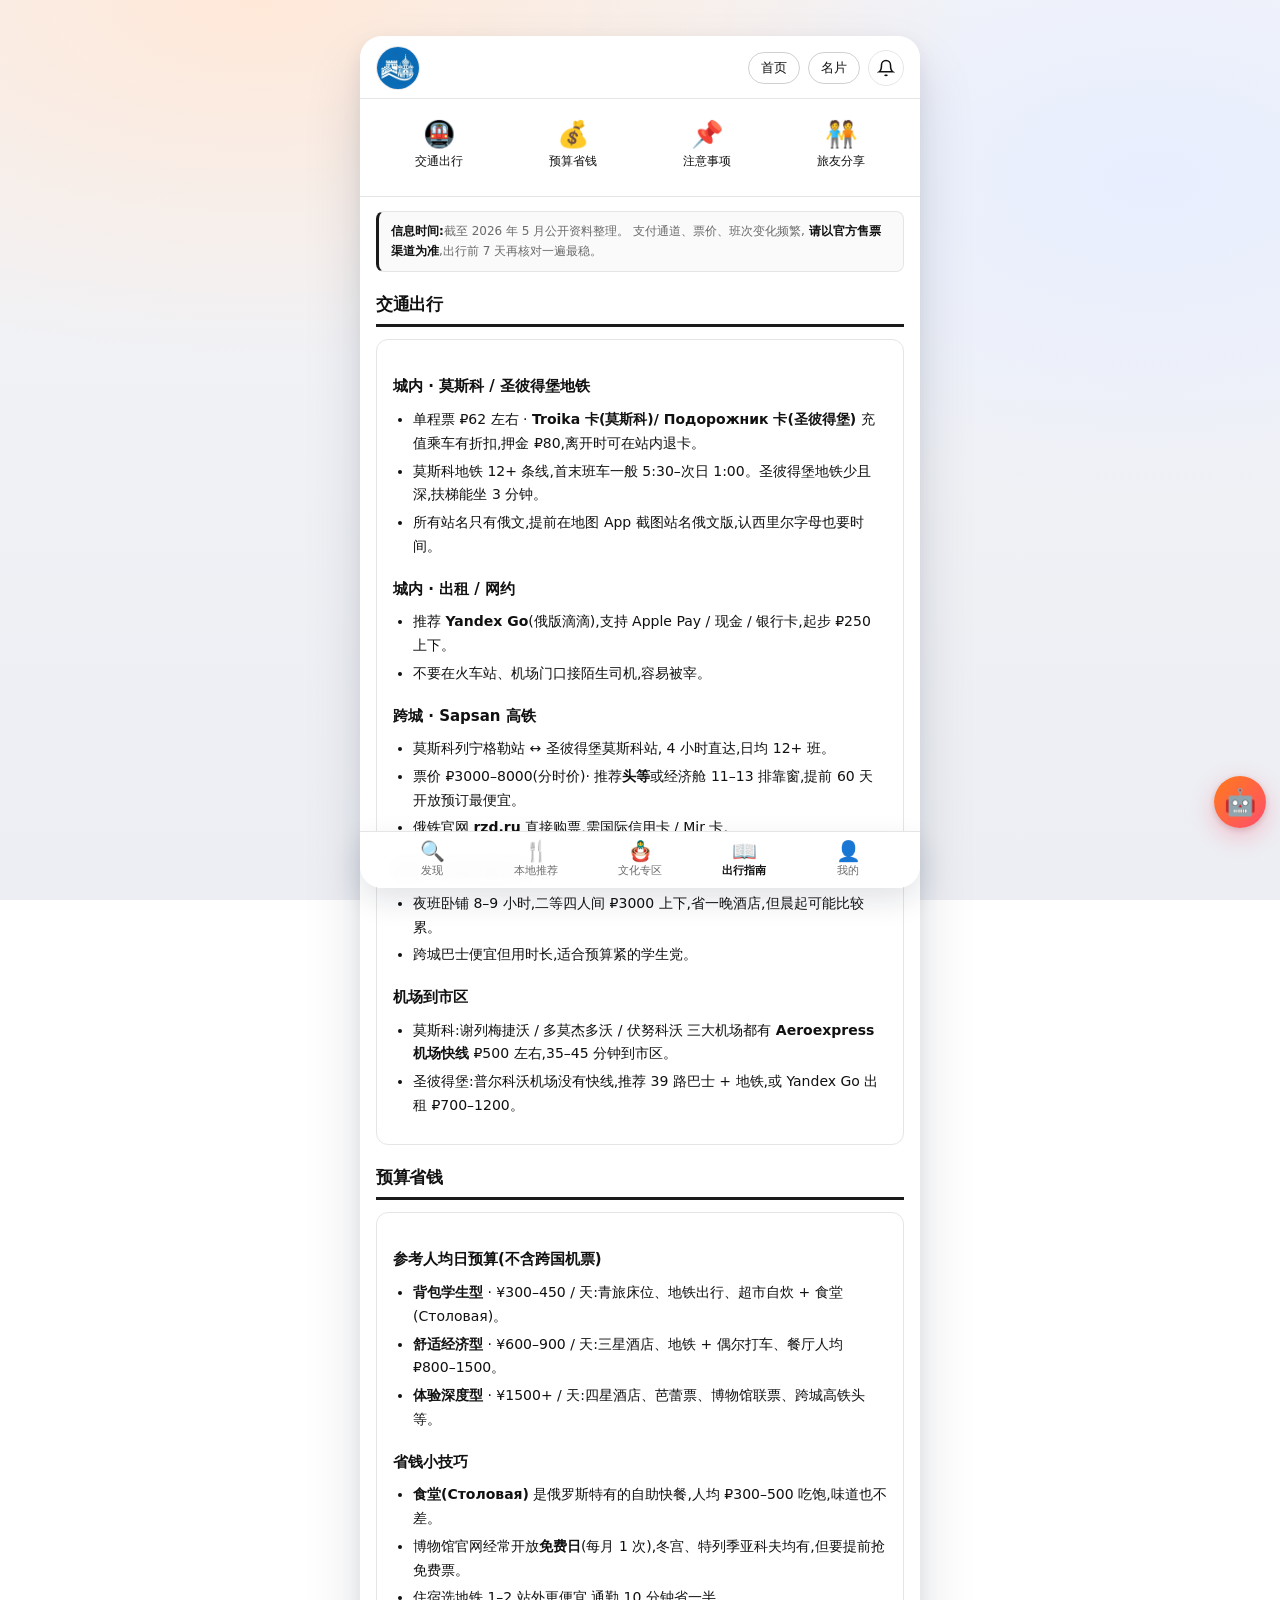
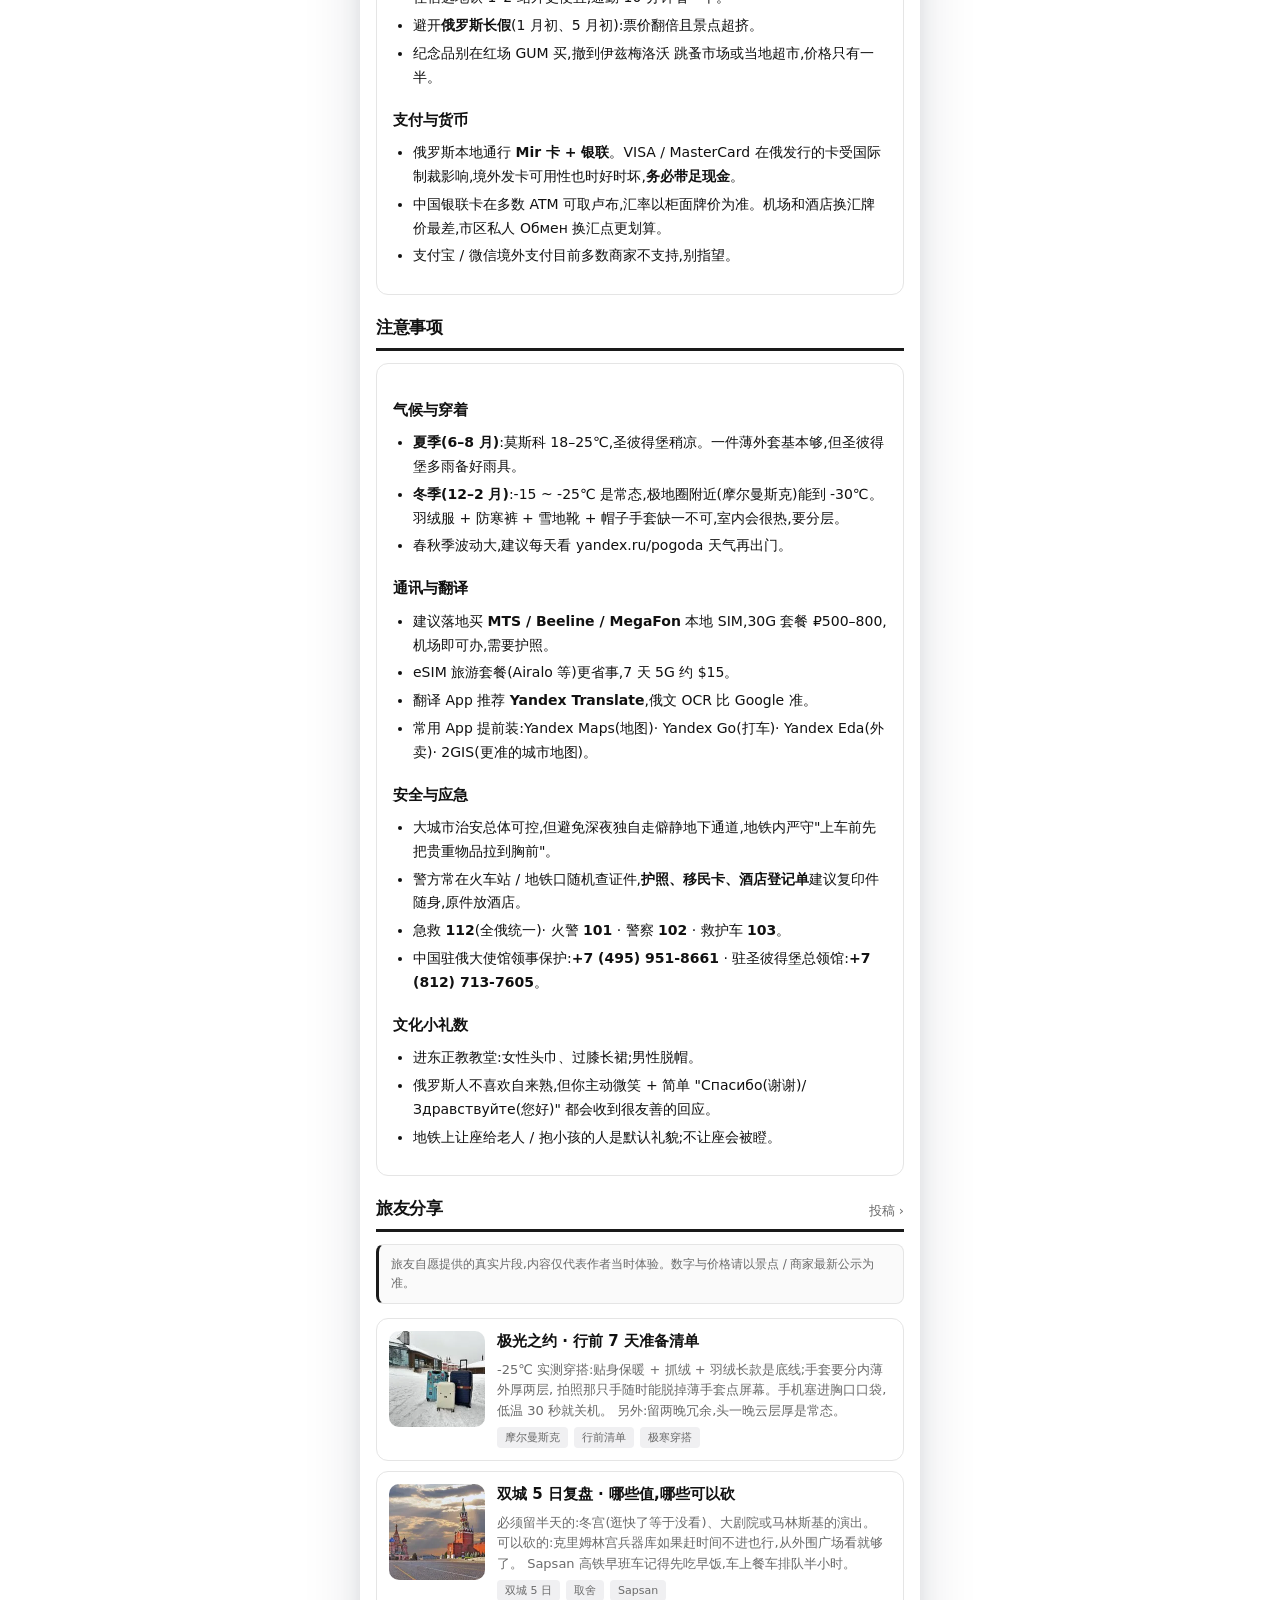
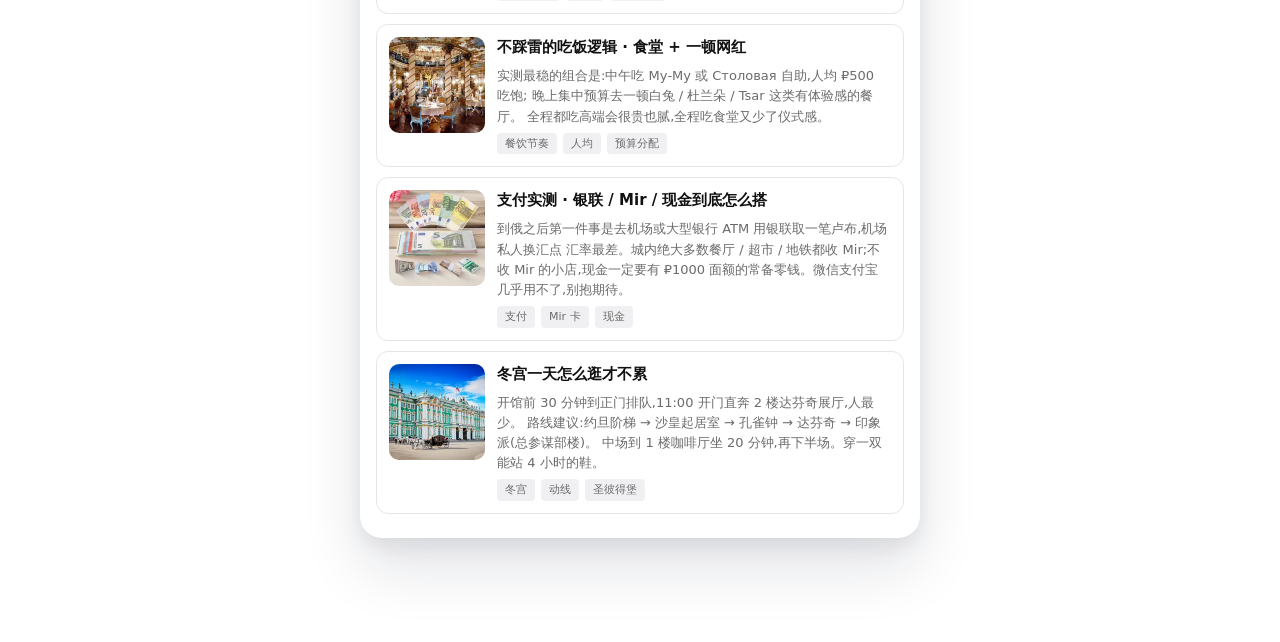
<file: guide.html>
<!DOCTYPE html>
<html lang="zh-Hans-CN">
  <head>
    <meta charset="utf-8" />
    <meta name="viewport" content="width=device-width, initial-scale=1, viewport-fit=cover" />
    <meta name="theme-color" content="#f7f7f8" />
    <title>派大欣环游记 · 出行指南</title>
    <link rel="icon" type="image/x-icon" href="assets/opt/favicon.ico" />
    <link rel="apple-touch-icon" href="assets/opt/apple-touch-icon.png?v=29" />
    <link rel="stylesheet" href="styles.css?v=29" />
  </head>
  <body data-active="guide">
    <div class="app">
      <div data-include="topbar"></div>

      <nav class="features" aria-label="指南分类">
        <a class="feature-item" href="#transport">
          <span class="feature-emoji" aria-hidden="true">🚇</span>
          <span class="feature-label">交通出行</span>
        </a>
        <a class="feature-item" href="#budget">
          <span class="feature-emoji" aria-hidden="true">💰</span>
          <span class="feature-label">预算省钱</span>
        </a>
        <a class="feature-item" href="#tips">
          <span class="feature-emoji" aria-hidden="true">📌</span>
          <span class="feature-label">注意事项</span>
        </a>
        <a class="feature-item" href="#share">
          <span class="feature-emoji" aria-hidden="true">🧑‍🤝‍🧑</span>
          <span class="feature-label">旅友分享</span>
        </a>
      </nav>

      <main>
        <p class="notice" style="margin:14px 0;">
          <strong>信息时间:</strong>截至 2026 年 5 月公开资料整理。
          支付通道、票价、班次变化频繁,
          <strong>请以官方售票渠道为准</strong>,出行前 7 天再核对一遍最稳。
        </p>

        <section id="transport" class="section" aria-labelledby="transport-title">
          <div class="section-head">
            <h2 id="transport-title" class="section-title">交通出行</h2>
          </div>
          <div class="prose-card prose">
            <h3>城内 · 莫斯科 / 圣彼得堡地铁</h3>
            <ul>
              <li>单程票 ₽62 左右 · <strong>Troika 卡(莫斯科)/ Подорожник 卡(圣彼得堡)</strong> 充值乘车有折扣,押金 ₽80,离开时可在站内退卡。</li>
              <li>莫斯科地铁 12+ 条线,首末班车一般 5:30–次日 1:00。圣彼得堡地铁少且深,扶梯能坐 3 分钟。</li>
              <li>所有站名只有俄文,提前在地图 App 截图站名俄文版,认西里尔字母也要时间。</li>
            </ul>

            <h3>城内 · 出租 / 网约</h3>
            <ul>
              <li>推荐 <strong>Yandex Go</strong>(俄版滴滴),支持 Apple Pay / 现金 / 银行卡,起步 ₽250 上下。</li>
              <li>不要在火车站、机场门口接陌生司机,容易被宰。</li>
            </ul>

            <h3>跨城 · Sapsan 高铁</h3>
            <ul>
              <li>莫斯科列宁格勒站 ↔ 圣彼得堡莫斯科站, 4 小时直达,日均 12+ 班。</li>
              <li>票价 ₽3000–8000(分时价)· 推荐<strong>头等</strong>或经济舱 11–13 排靠窗,提前 60 天开放预订最便宜。</li>
              <li>俄铁官网 <strong>rzd.ru</strong> 直接购票,需国际信用卡 / Mir 卡。</li>
            </ul>

            <h3>跨城 · 卧铺与廉价巴士</h3>
            <ul>
              <li>夜班卧铺 8–9 小时,二等四人间 ₽3000 上下,省一晚酒店,但晨起可能比较累。</li>
              <li>跨城巴士便宜但用时长,适合预算紧的学生党。</li>
            </ul>

            <h3>机场到市区</h3>
            <ul>
              <li>莫斯科:谢列梅捷沃 / 多莫杰多沃 / 伏努科沃 三大机场都有 <strong>Aeroexpress 机场快线</strong> ₽500 左右,35–45 分钟到市区。</li>
              <li>圣彼得堡:普尔科沃机场没有快线,推荐 39 路巴士 + 地铁,或 Yandex Go 出租 ₽700–1200。</li>
            </ul>
          </div>
        </section>

        <section id="budget" class="section" aria-labelledby="budget-title">
          <div class="section-head">
            <h2 id="budget-title" class="section-title">预算省钱</h2>
          </div>
          <div class="prose-card prose">
            <h3>参考人均日预算(不含跨国机票)</h3>
            <ul>
              <li><strong>背包学生型</strong> · ¥300–450 / 天:青旅床位、地铁出行、超市自炊 + 食堂(Столовая)。</li>
              <li><strong>舒适经济型</strong> · ¥600–900 / 天:三星酒店、地铁 + 偶尔打车、餐厅人均 ₽800–1500。</li>
              <li><strong>体验深度型</strong> · ¥1500+ / 天:四星酒店、芭蕾票、博物馆联票、跨城高铁头等。</li>
            </ul>

            <h3>省钱小技巧</h3>
            <ul>
              <li><strong>食堂(Столовая)</strong> 是俄罗斯特有的自助快餐,人均 ₽300–500 吃饱,味道也不差。</li>
              <li>博物馆官网经常开放<strong>免费日</strong>(每月 1 次),冬宫、特列季亚科夫均有,但要提前抢免费票。</li>
              <li>住宿选地铁 1–2 站外更便宜,通勤 10 分钟省一半。</li>
              <li>避开<strong>俄罗斯长假</strong>(1 月初、5 月初):票价翻倍且景点超挤。</li>
              <li>纪念品别在红场 GUM 买,撤到伊兹梅洛沃 跳蚤市场或当地超市,价格只有一半。</li>
            </ul>

            <h3>支付与货币</h3>
            <ul>
              <li>俄罗斯本地通行 <strong>Mir 卡 + 银联</strong>。VISA / MasterCard 在俄发行的卡受国际制裁影响,境外发卡可用性也时好时坏,<strong>务必带足现金</strong>。</li>
              <li>中国银联卡在多数 ATM 可取卢布,汇率以柜面牌价为准。机场和酒店换汇牌价最差,市区私人 Обмен 换汇点更划算。</li>
              <li>支付宝 / 微信境外支付目前多数商家不支持,别指望。</li>
            </ul>
          </div>
        </section>

        <section id="tips" class="section" aria-labelledby="tips-title">
          <div class="section-head">
            <h2 id="tips-title" class="section-title">注意事项</h2>
          </div>
          <div class="prose-card prose">
            <h3>气候与穿着</h3>
            <ul>
              <li><strong>夏季(6–8 月)</strong>:莫斯科 18–25℃,圣彼得堡稍凉。一件薄外套基本够,但圣彼得堡多雨备好雨具。</li>
              <li><strong>冬季(12–2 月)</strong>:-15 ~ -25℃ 是常态,极地圈附近(摩尔曼斯克)能到 -30℃。羽绒服 + 防寒裤 + 雪地靴 + 帽子手套缺一不可,室内会很热,要分层。</li>
              <li>春秋季波动大,建议每天看 yandex.ru/pogoda 天气再出门。</li>
            </ul>

            <h3>通讯与翻译</h3>
            <ul>
              <li>建议落地买 <strong>MTS / Beeline / MegaFon</strong> 本地 SIM,30G 套餐 ₽500–800,机场即可办,需要护照。</li>
              <li>eSIM 旅游套餐(Airalo 等)更省事,7 天 5G 约 $15。</li>
              <li>翻译 App 推荐 <strong>Yandex Translate</strong>,俄文 OCR 比 Google 准。</li>
              <li>常用 App 提前装:Yandex Maps(地图)· Yandex Go(打车)· Yandex Eda(外卖)· 2GIS(更准的城市地图)。</li>
            </ul>

            <h3>安全与应急</h3>
            <ul>
              <li>大城市治安总体可控,但避免深夜独自走僻静地下通道,地铁内严守"上车前先把贵重物品拉到胸前"。</li>
              <li>警方常在火车站 / 地铁口随机查证件,<strong>护照、移民卡、酒店登记单</strong>建议复印件随身,原件放酒店。</li>
              <li>急救 <strong>112</strong>(全俄统一)· 火警 <strong>101</strong> · 警察 <strong>102</strong> · 救护车 <strong>103</strong>。</li>
              <li>中国驻俄大使馆领事保护:<strong>+7 (495) 951-8661</strong> · 驻圣彼得堡总领馆:<strong>+7 (812) 713-7605</strong>。</li>
            </ul>

            <h3>文化小礼数</h3>
            <ul>
              <li>进东正教教堂:女性头巾、过膝长裙;男性脱帽。</li>
              <li>俄罗斯人不喜欢自来熟,但你主动微笑 + 简单 "Спасибо(谢谢)/ Здравствуйте(您好)" 都会收到很友善的回应。</li>
              <li>地铁上让座给老人 / 抱小孩的人是默认礼貌;不让座会被瞪。</li>
            </ul>
          </div>
        </section>

        <section id="share" class="section" aria-labelledby="share-title">
          <div class="section-head">
            <h2 id="share-title" class="section-title">旅友分享</h2>
            <a class="section-more" href="card.html">投稿 ›</a>
          </div>

          <p class="notice">
            旅友自愿提供的真实片段,内容仅代表作者当时体验。数字与价格请以景点 / 商家最新公示为准。
          </p>

          <div class="news-list" aria-label="分享列表">

            <a class="news-item" href="share.html?id=aurora-prep">
              <img class="news-thumb" src="assets/opt/spot-share-aurora-prep-thumb.webp?v=29" alt="极光行前准备" width="96" height="96" loading="lazy" />
              <div class="news-text">
                <h3 class="news-title">极光之约 · 行前 7 天准备清单</h3>
                <p class="news-summary">
                  -25℃ 实测穿搭:贴身保暖 + 抓绒 + 羽绒长款是底线;手套要分内薄外厚两层,
                  拍照那只手随时能脱掉薄手套点屏幕。手机塞进胸口口袋,低温 30 秒就关机。
                  另外:留两晚冗余,头一晚云层厚是常态。
                </p>
                <div class="tag-row">
                  <span class="tag">摩尔曼斯克</span>
                  <span class="tag">行前清单</span>
                  <span class="tag">极寒穿搭</span>
                </div>
              </div>
            </a>

            <a class="news-item" href="share.html?id=dual5">
              <img class="news-thumb" src="assets/opt/spot-share-dual5-thumb.webp?v=29" alt="双城 5 日复盘" width="96" height="96" loading="lazy" />
              <div class="news-text">
                <h3 class="news-title">双城 5 日复盘 · 哪些值,哪些可以砍</h3>
                <p class="news-summary">
                  必须留半天的:冬宫(逛快了等于没看)、大剧院或马林斯基的演出。
                  可以砍的:克里姆林宫兵器库如果赶时间不进也行,从外围广场看就够了。
                  Sapsan 高铁早班车记得先吃早饭,车上餐车排队半小时。
                </p>
                <div class="tag-row">
                  <span class="tag">双城 5 日</span>
                  <span class="tag">取舍</span>
                  <span class="tag">Sapsan</span>
                </div>
              </div>
            </a>

            <a class="news-item" href="share.html?id=food">
              <img class="news-thumb" src="assets/opt/spot-share-food-thumb.webp?v=29" alt="本地餐厅笔记" width="96" height="96" loading="lazy" />
              <div class="news-text">
                <h3 class="news-title">不踩雷的吃饭逻辑 · 食堂 + 一顿网红</h3>
                <p class="news-summary">
                  实测最稳的组合是:中午吃 Му-Му 或 Столовая 自助,人均 ₽500 吃饱;
                  晚上集中预算去一顿白兔 / 杜兰朵 / Tsar 这类有体验感的餐厅。
                  全程都吃高端会很贵也腻,全程吃食堂又少了仪式感。
                </p>
                <div class="tag-row">
                  <span class="tag">餐饮节奏</span>
                  <span class="tag">人均</span>
                  <span class="tag">预算分配</span>
                </div>
              </div>
            </a>

            <a class="news-item" href="share.html?id=payment">
              <img class="news-thumb" src="assets/opt/spot-share-payment-thumb.webp?v=29" alt="支付实测" width="96" height="96" loading="lazy" />
              <div class="news-text">
                <h3 class="news-title">支付实测 · 银联 / Mir / 现金到底怎么搭</h3>
                <p class="news-summary">
                  到俄之后第一件事是去机场或大型银行 ATM 用银联取一笔卢布,机场私人换汇点
                  汇率最差。城内绝大多数餐厅 / 超市 / 地铁都收 Mir;不收 Mir 的小店,现金一定要有
                  ₽1000 面额的常备零钱。微信支付宝几乎用不了,别抱期待。
                </p>
                <div class="tag-row">
                  <span class="tag">支付</span>
                  <span class="tag">Mir 卡</span>
                  <span class="tag">现金</span>
                </div>
              </div>
            </a>

            <a class="news-item" href="share.html?id=hermitage">
              <img class="news-thumb" src="assets/opt/spot-share-hermitage-thumb.webp?v=29" alt="冬宫攻略" width="96" height="96" loading="lazy" />
              <div class="news-text">
                <h3 class="news-title">冬宫一天怎么逛才不累</h3>
                <p class="news-summary">
                  开馆前 30 分钟到正门排队,11:00 开门直奔 2 楼达芬奇展厅,人最少。
                  路线建议:约旦阶梯 → 沙皇起居室 → 孔雀钟 → 达芬奇 → 印象派(总参谋部楼)。
                  中场到 1 楼咖啡厅坐 20 分钟,再下半场。穿一双能站 4 小时的鞋。
                </p>
                <div class="tag-row">
                  <span class="tag">冬宫</span>
                  <span class="tag">动线</span>
                  <span class="tag">圣彼得堡</span>
                </div>
              </div>
            </a>

          </div>
        </section>
      </main>

      <div data-include="bottomnav"></div>
    </div>

    <script src="app.js?v=29"></script>
    <script src="assistant.js?v=29"></script>
  </body>
</html>
</file>
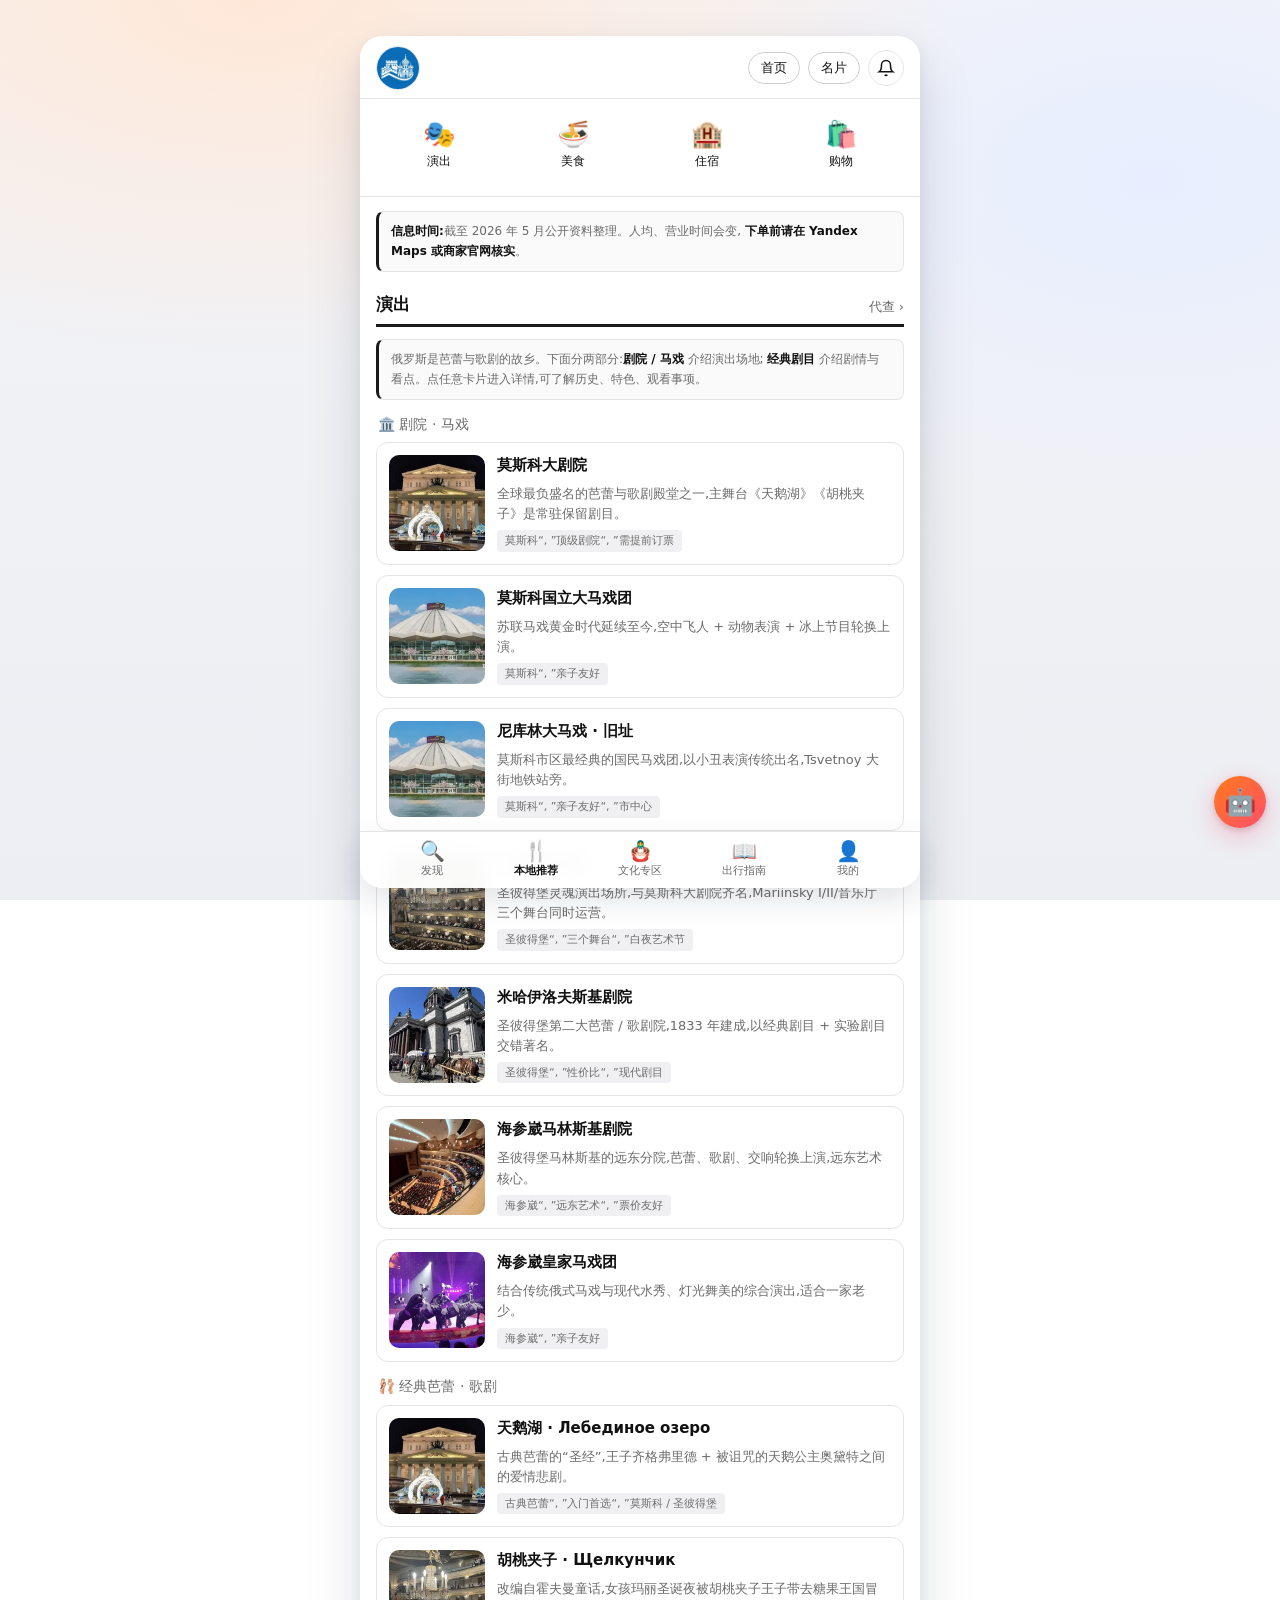
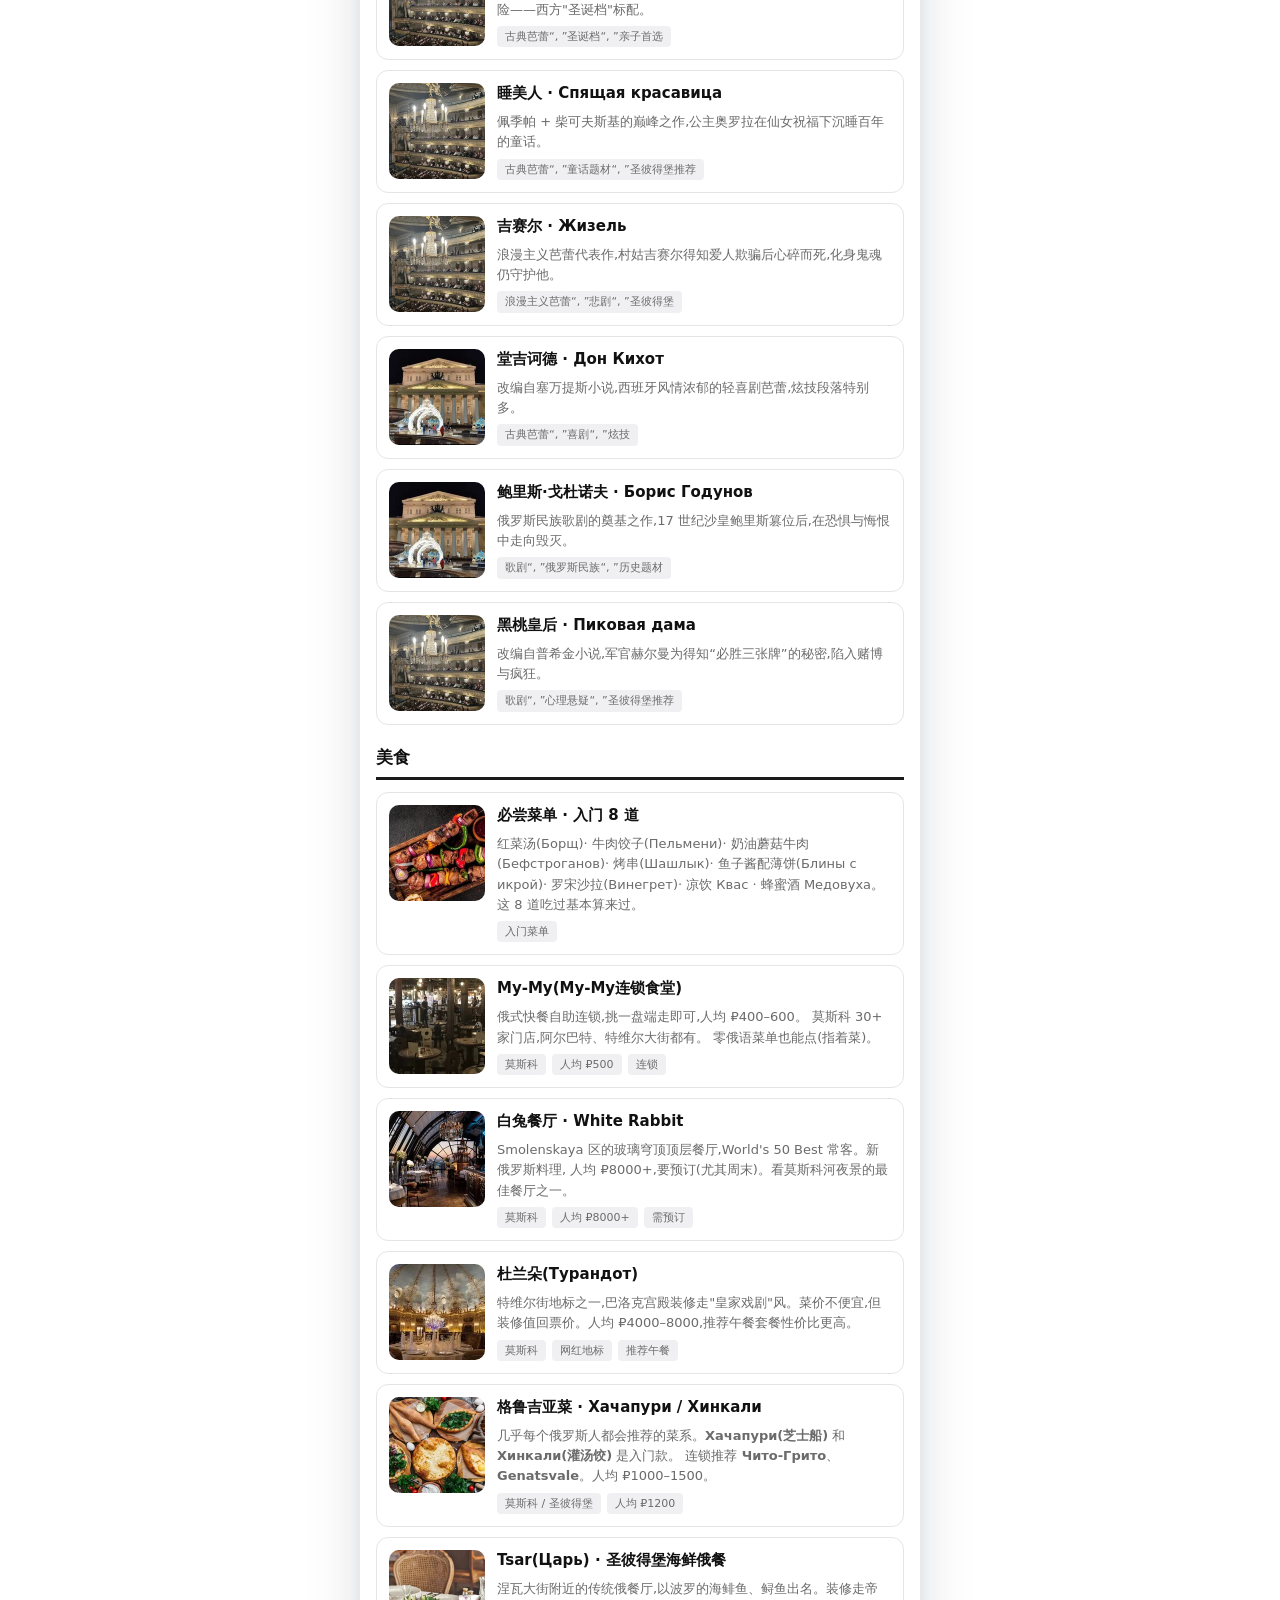
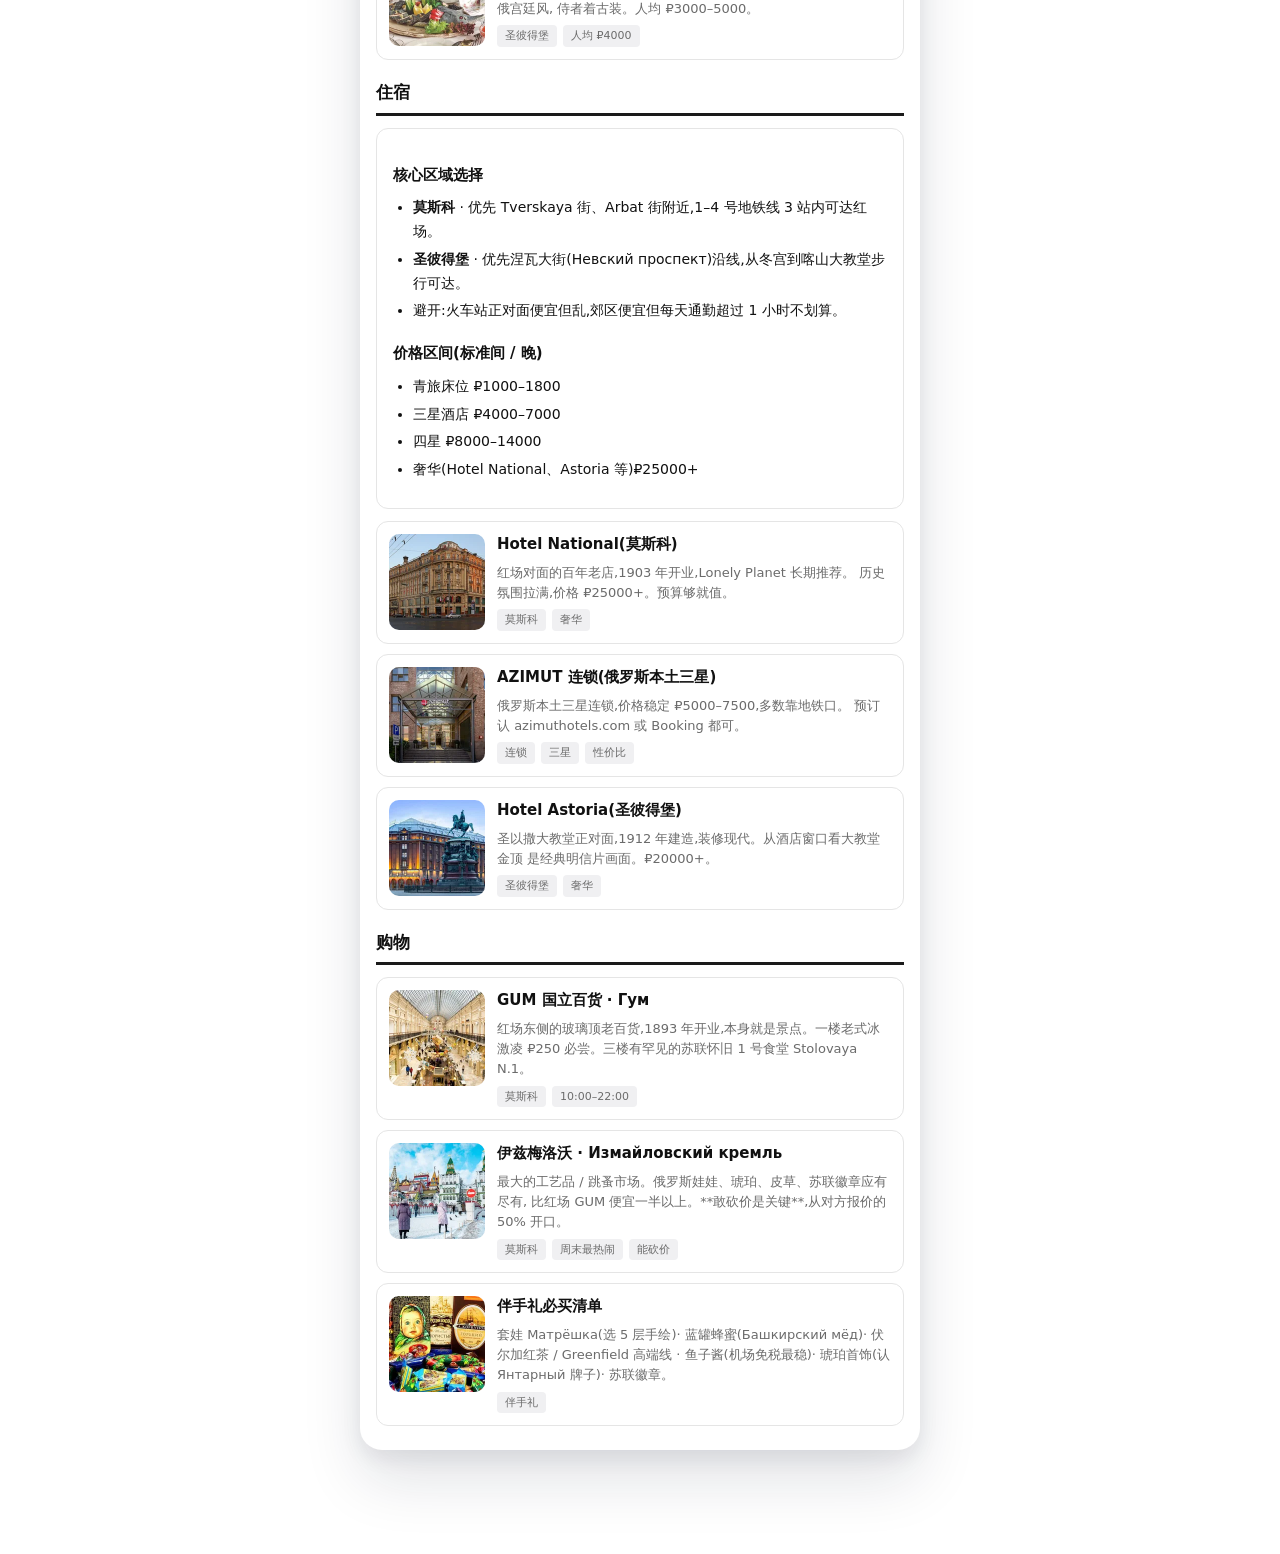
<file: local.html>
<!DOCTYPE html>
<html lang="zh-Hans-CN">
  <head>
    <meta charset="utf-8" />
    <meta name="viewport" content="width=device-width, initial-scale=1, viewport-fit=cover" />
    <meta name="theme-color" content="#f7f7f8" />
    <title>派大欣环游记 · 本地推荐</title>
    <link rel="icon" type="image/x-icon" href="assets/opt/favicon.ico" />
    <link rel="apple-touch-icon" href="assets/opt/apple-touch-icon.png?v=29" />
    <link rel="stylesheet" href="styles.css?v=29" />
    <style>
      .show-group-title { font-size: 14px; color: var(--muted); margin: 14px 0 8px; padding: 0 2px; font-weight: 500; }
    </style>
  </head>
  <body data-active="local">
    <div class="app">
      <div data-include="topbar"></div>

      <nav class="features" aria-label="快捷入口">
        <a class="feature-item" href="#show">
          <span class="feature-emoji" aria-hidden="true">🎭</span>
          <span class="feature-label">演出</span>
        </a>
        <a class="feature-item" href="#food">
          <span class="feature-emoji" aria-hidden="true">🍜</span>
          <span class="feature-label">美食</span>
        </a>
        <a class="feature-item" href="#stay">
          <span class="feature-emoji" aria-hidden="true">🏨</span>
          <span class="feature-label">住宿</span>
        </a>
        <a class="feature-item" href="#shop">
          <span class="feature-emoji" aria-hidden="true">🛍️</span>
          <span class="feature-label">购物</span>
        </a>
      </nav>

      <main>
        <p class="notice" style="margin:14px 0;">
          <strong>信息时间:</strong>截至 2026 年 5 月公开资料整理。人均、营业时间会变,
          <strong>下单前请在 Yandex Maps 或商家官网核实</strong>。
        </p>

        <!-- ========== 演出(置顶) ========== -->
        <section id="show" class="section" aria-labelledby="show-title">
          <div class="section-head">
            <h2 id="show-title" class="section-title">演出</h2>
            <a class="section-more" href="tickets.html">代查 ›</a>
          </div>

          <p class="notice">
            俄罗斯是芭蕾与歌剧的故乡。下面分两部分:<strong>剧院 / 马戏</strong> 介绍演出场地;
            <strong>经典剧目</strong> 介绍剧情与看点。点任意卡片进入详情,可了解历史、特色、观看事项。
          </p>

          <h3 class="show-group-title">🏛️ 剧院 · 马戏</h3>
          <div class="news-list" aria-label="剧院列表" id="venue-list">
            <!-- 由 SHOW_DB 渲染 -->
          </div>

          <h3 class="show-group-title">🩰 经典芭蕾 · 歌剧</h3>
          <div class="news-list" aria-label="剧目列表" id="work-list">
            <!-- 由 SHOW_DB 渲染 -->
          </div>
        </section>

        <!-- ========== 美食 ========== -->
        <section id="food" class="section" aria-labelledby="food-title">
          <div class="section-head">
            <h2 id="food-title" class="section-title">美食</h2>
          </div>

          <div class="news-list" aria-label="美食推荐">
            <div class="news-item" role="group">
              <img class="news-thumb" src="assets/opt/spot-food-menu-thumb.webp?v=29" alt="俄式正餐" width="96" height="96" loading="lazy" />
              <div class="news-text">
                <h3 class="news-title">必尝菜单 · 入门 8 道</h3>
                <p class="news-summary">
                  红菜汤(Борщ)· 牛肉饺子(Пельмени)· 奶油蘑菇牛肉(Бефстроганов)·
                  烤串(Шашлык)· 鱼子酱配薄饼(Блины с икрой)· 罗宋沙拉(Винегрет)·
                  凉饮 Квас · 蜂蜜酒 Медовуха。这 8 道吃过基本算来过。
                </p>
                <div class="tag-row"><span class="tag">入门菜单</span></div>
              </div>
            </div>

            <div class="news-item" role="group">
              <img class="news-thumb" src="assets/opt/spot-food-mumu-thumb.webp?v=29" alt="食堂" width="96" height="96" loading="lazy" />
              <div class="news-text">
                <h3 class="news-title">Му-Му(Му-Му连锁食堂)</h3>
                <p class="news-summary">
                  俄式快餐自助连锁,挑一盘端走即可,人均 ₽400–600。
                  莫斯科 30+ 家门店,阿尔巴特、特维尔大街都有。
                  零俄语菜单也能点(指着菜)。
                </p>
                <div class="tag-row">
                  <span class="tag">莫斯科</span>
                  <span class="tag">人均 ₽500</span>
                  <span class="tag">连锁</span>
                </div>
              </div>
            </div>

            <div class="news-item" role="group">
              <img class="news-thumb" src="assets/opt/spot-food-whiterabbit-thumb.webp?v=29" alt="白兔餐厅" width="96" height="96" loading="lazy" />
              <div class="news-text">
                <h3 class="news-title">白兔餐厅 · White Rabbit</h3>
                <p class="news-summary">
                  Smolenskaya 区的玻璃穹顶顶层餐厅,World's 50 Best 常客。新俄罗斯料理,
                  人均 ₽8000+,要预订(尤其周末)。看莫斯科河夜景的最佳餐厅之一。
                </p>
                <div class="tag-row">
                  <span class="tag">莫斯科</span>
                  <span class="tag">人均 ₽8000+</span>
                  <span class="tag">需预订</span>
                </div>
              </div>
            </div>

            <div class="news-item" role="group">
              <img class="news-thumb" src="assets/opt/spot-food-turandot-thumb.webp?v=29" alt="杜兰朵" width="96" height="96" loading="lazy" />
              <div class="news-text">
                <h3 class="news-title">杜兰朵(Турандот)</h3>
                <p class="news-summary">
                  特维尔街地标之一,巴洛克宫殿装修走"皇家戏剧"风。菜价不便宜,但
                  装修值回票价。人均 ₽4000–8000,推荐午餐套餐性价比更高。
                </p>
                <div class="tag-row">
                  <span class="tag">莫斯科</span>
                  <span class="tag">网红地标</span>
                  <span class="tag">推荐午餐</span>
                </div>
              </div>
            </div>

            <div class="news-item" role="group">
              <img class="news-thumb" src="assets/opt/spot-food-georgian-thumb.webp?v=29" alt="格鲁吉亚菜" width="96" height="96" loading="lazy" />
              <div class="news-text">
                <h3 class="news-title">格鲁吉亚菜 · Хачапури / Хинкали</h3>
                <p class="news-summary">
                  几乎每个俄罗斯人都会推荐的菜系。<strong>Хачапури(芝士船)</strong> 和
                  <strong>Хинкали(灌汤饺)</strong> 是入门款。
                  连锁推荐 <strong>Чито-Грито</strong>、<strong>Genatsvale</strong>。人均 ₽1000–1500。
                </p>
                <div class="tag-row">
                  <span class="tag">莫斯科 / 圣彼得堡</span>
                  <span class="tag">人均 ₽1200</span>
                </div>
              </div>
            </div>

            <div class="news-item" role="group">
              <img class="news-thumb" src="assets/opt/spot-food-tsar-thumb.webp?v=29" alt="圣彼得堡海鲜" width="96" height="96" loading="lazy" />
              <div class="news-text">
                <h3 class="news-title">Tsar(Царь) · 圣彼得堡海鲜俄餐</h3>
                <p class="news-summary">
                  涅瓦大街附近的传统俄餐厅,以波罗的海鲱鱼、鲟鱼出名。装修走帝俄宫廷风,
                  侍者着古装。人均 ₽3000–5000。
                </p>
                <div class="tag-row">
                  <span class="tag">圣彼得堡</span>
                  <span class="tag">人均 ₽4000</span>
                </div>
              </div>
            </div>
          </div>
        </section>

        <!-- ========== 住宿 ========== -->
        <section id="stay" class="section" aria-labelledby="stay-title">
          <div class="section-head">
            <h2 id="stay-title" class="section-title">住宿</h2>
          </div>

          <div class="prose-card prose" style="margin-bottom:12px;">
            <h3>核心区域选择</h3>
            <ul>
              <li><strong>莫斯科</strong> · 优先 Tverskaya 街、Arbat 街附近,1–4 号地铁线 3 站内可达红场。</li>
              <li><strong>圣彼得堡</strong> · 优先涅瓦大街(Невский проспект)沿线,从冬宫到喀山大教堂步行可达。</li>
              <li>避开:火车站正对面便宜但乱,郊区便宜但每天通勤超过 1 小时不划算。</li>
            </ul>

            <h3>价格区间(标准间 / 晚)</h3>
            <ul>
              <li>青旅床位 ₽1000–1800</li>
              <li>三星酒店 ₽4000–7000</li>
              <li>四星 ₽8000–14000</li>
              <li>奢华(Hotel National、Astoria 等)₽25000+</li>
            </ul>
          </div>

          <div class="news-list" aria-label="住宿推荐">
            <div class="news-item" role="group">
              <img class="news-thumb" src="assets/opt/spot-stay-national-thumb.webp?v=29" alt="Hotel National" width="96" height="96" loading="lazy" />
              <div class="news-text">
                <h3 class="news-title">Hotel National(莫斯科)</h3>
                <p class="news-summary">
                  红场对面的百年老店,1903 年开业,Lonely Planet 长期推荐。
                  历史氛围拉满,价格 ₽25000+。预算够就值。
                </p>
                <div class="tag-row">
                  <span class="tag">莫斯科</span>
                  <span class="tag">奢华</span>
                </div>
              </div>
            </div>

            <div class="news-item" role="group">
              <img class="news-thumb" src="assets/opt/spot-stay-azimut-thumb.webp?v=29" alt="AZIMUT 连锁" width="96" height="96" loading="lazy" />
              <div class="news-text">
                <h3 class="news-title">AZIMUT 连锁(俄罗斯本土三星)</h3>
                <p class="news-summary">
                  俄罗斯本土三星连锁,价格稳定 ₽5000–7500,多数靠地铁口。
                  预订认 azimuthotels.com 或 Booking 都可。
                </p>
                <div class="tag-row">
                  <span class="tag">连锁</span>
                  <span class="tag">三星</span>
                  <span class="tag">性价比</span>
                </div>
              </div>
            </div>

            <div class="news-item" role="group">
              <img class="news-thumb" src="assets/opt/spot-stay-astoria-thumb.webp?v=29" alt="Astoria" width="96" height="96" loading="lazy" />
              <div class="news-text">
                <h3 class="news-title">Hotel Astoria(圣彼得堡)</h3>
                <p class="news-summary">
                  圣以撒大教堂正对面,1912 年建造,装修现代。从酒店窗口看大教堂金顶
                  是经典明信片画面。₽20000+。
                </p>
                <div class="tag-row">
                  <span class="tag">圣彼得堡</span>
                  <span class="tag">奢华</span>
                </div>
              </div>
            </div>
          </div>
        </section>

        <!-- ========== 购物 ========== -->
        <section id="shop" class="section" aria-labelledby="shop-title">
          <div class="section-head">
            <h2 id="shop-title" class="section-title">购物</h2>
          </div>

          <div class="news-list" aria-label="购物推荐">
            <div class="news-item" role="group">
              <img class="news-thumb" src="assets/opt/spot-shop-gum-thumb.webp?v=29" alt="GUM" width="96" height="96" loading="lazy" />
              <div class="news-text">
                <h3 class="news-title">GUM 国立百货 · Гум</h3>
                <p class="news-summary">
                  红场东侧的玻璃顶老百货,1893 年开业,本身就是景点。一楼老式冰激凌
                  ₽250 必尝。三楼有罕见的苏联怀旧 1 号食堂 Stolovaya N.1。
                </p>
                <div class="tag-row">
                  <span class="tag">莫斯科</span>
                  <span class="tag">10:00–22:00</span>
                </div>
              </div>
            </div>

            <div class="news-item" role="group">
              <img class="news-thumb" src="assets/opt/spot-shop-izmailovo-thumb.webp?v=29" alt="伊兹梅洛沃" width="96" height="96" loading="lazy" />
              <div class="news-text">
                <h3 class="news-title">伊兹梅洛沃 · Измайловский кремль</h3>
                <p class="news-summary">
                  最大的工艺品 / 跳蚤市场。俄罗斯娃娃、琥珀、皮草、苏联徽章应有尽有,
                  比红场 GUM 便宜一半以上。**敢砍价是关键**,从对方报价的 50% 开口。
                </p>
                <div class="tag-row">
                  <span class="tag">莫斯科</span>
                  <span class="tag">周末最热闹</span>
                  <span class="tag">能砍价</span>
                </div>
              </div>
            </div>

            <div class="news-item" role="group">
              <img class="news-thumb" src="assets/opt/spot-shop-souvenirs-thumb.webp?v=29" alt="必买清单" width="96" height="96" loading="lazy" />
              <div class="news-text">
                <h3 class="news-title">伴手礼必买清单</h3>
                <p class="news-summary">
                  套娃 Матрёшка(选 5 层手绘)· 蓝罐蜂蜜(Башкирский мёд)·
                  伏尔加红茶 / Greenfield 高端线 · 鱼子酱(机场免税最稳)·
                  琥珀首饰(认 Янтарный 牌子)· 苏联徽章。
                </p>
                <div class="tag-row"><span class="tag">伴手礼</span></div>
              </div>
            </div>
          </div>
        </section>
      </main>

      <div data-include="bottomnav"></div>
    </div>

    <script src="show-data.js?v=29"></script>
    <script src="app.js?v=29"></script>
    <script src="assistant.js?v=29"></script>
    <script>
      // —— 渲染演出区 SHOW_DB ——
      (() => {
        const db = window.SHOW_DB || {};
        const venueList = document.getElementById("venue-list");
        const workList = document.getElementById("work-list");

        // 城市排序:莫斯科 → 圣彼得堡 → 海参崴
        const cityOrder = { moscow: 0, spb: 1, vladivostok: 2 };

        const venues = [];
        const works = [];
        Object.entries(db).forEach(([id, s]) => {
          if (s.type === "venue") venues.push([id, s]);
          else works.push([id, s]);
        });
        venues.sort((a, b) => (cityOrder[a[1].city] ?? 99) - (cityOrder[b[1].city] ?? 99));
        // 剧目按类型(芭蕾在前)+ 标题序
        works.sort((a, b) => {
          if (a[1].type !== b[1].type) return a[1].type === "ballet" ? -1 : 1;
          return 0;
        });

        const renderCard = ([id, s]) => {
          const tags = (s.tags || []).slice(0, 3).map(t => `<span class="tag">${t}</span>`).join("");
          return `
            <a class="news-item" href="show.html?id=${id}">
              <img class="news-thumb" src="assets/opt/spot-${s.img}-thumb.webp?v=29" alt="${s.title}" width="96" height="96" loading="lazy" />
              <div class="news-text">
                <h3 class="news-title">${s.title}</h3>
                <p class="news-summary news-summary--clamp">${s.lead}</p>
                <div class="tag-row">${tags}</div>
              </div>
            </a>
          `;
        };

        venueList.innerHTML = venues.map(renderCard).join("");
        workList.innerHTML = works.map(renderCard).join("");
      })();
    </script>
  </body>
</html>
</file>
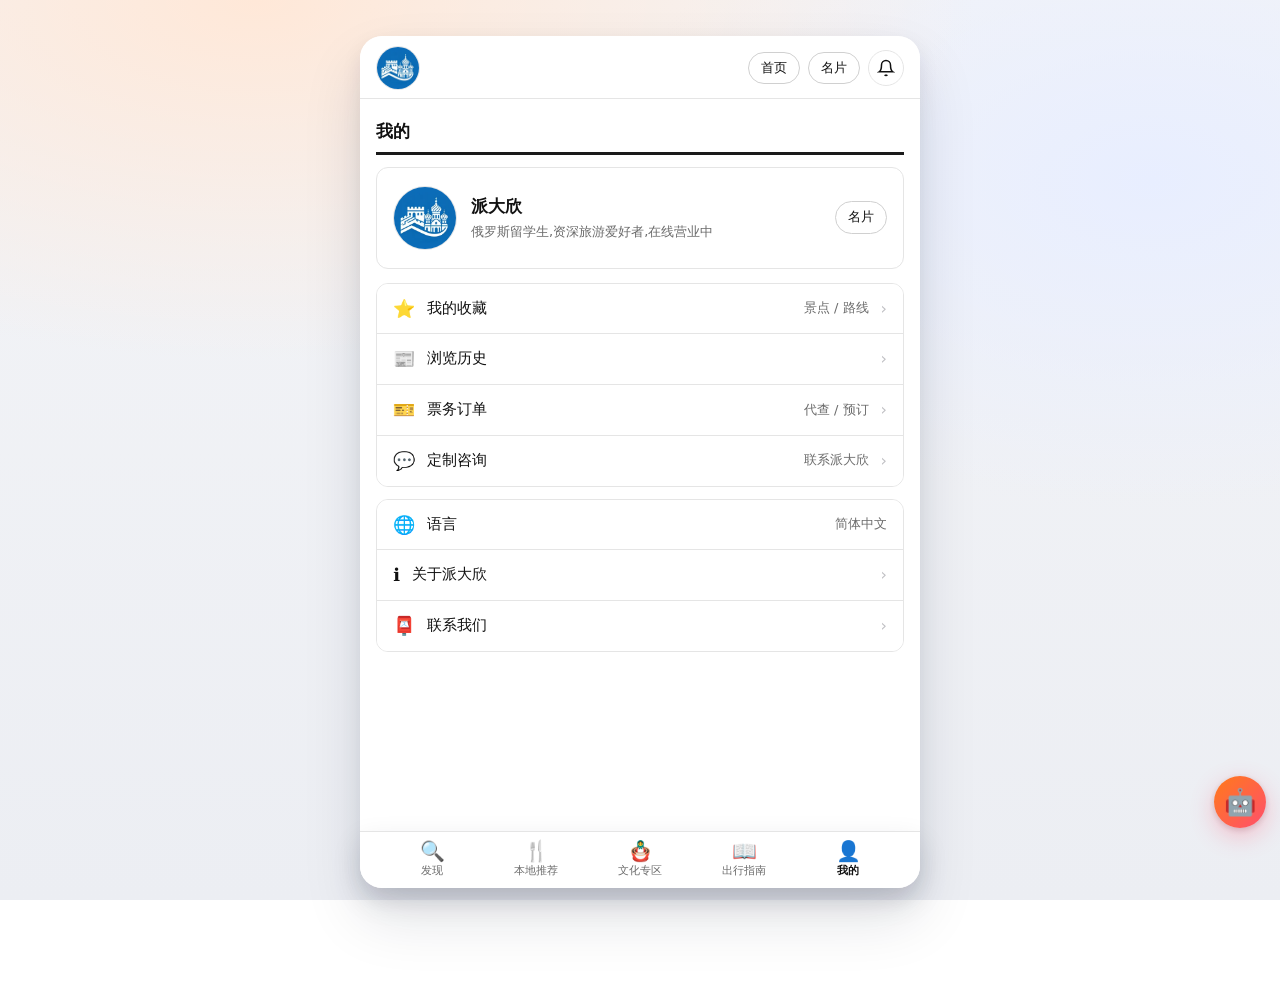
<file: me.html>
<!DOCTYPE html>
<html lang="zh-Hans-CN">
  <head>
    <meta charset="utf-8" />
    <meta name="viewport" content="width=device-width, initial-scale=1, viewport-fit=cover" />
    <meta name="theme-color" content="#f7f7f8" />
    <title>派大欣环游记 · 我的</title>
    <link rel="icon" type="image/x-icon" href="assets/opt/favicon.ico" />
    <link rel="apple-touch-icon" href="assets/opt/apple-touch-icon.png?v=29" />
    <link rel="stylesheet" href="styles.css?v=29" />
  </head>
  <body data-active="me">
    <div class="app">
      <div data-include="topbar"></div>

      <main>
        <section class="section" aria-labelledby="me-title">
          <div class="section-head">
            <h2 id="me-title" class="section-title">我的</h2>
          </div>

          <div class="profile-banner">
            <img class="profile-avatar" src="assets/opt/logo-192.webp?v=29" alt="派大欣环游记" width="64" height="64" loading="eager" />
            <div class="profile-meta">
              <p class="profile-name">派大欣</p>
              <p class="profile-sub">俄罗斯留学生,资深旅游爱好者,在线营业中</p>
            </div>
            <a class="profile-action" href="card.html">名片</a>
          </div>

          <div class="cell-group" aria-label="我的内容">
            <a class="cell" href="spots.html">
              <span class="cell-icon" aria-hidden="true">⭐</span>
              <span class="cell-label">我的收藏</span>
              <span class="cell-extra">景点 / 路线</span>
              <span class="cell-arrow" aria-hidden="true">›</span>
            </a>
            <a class="cell" href="guide.html#share">
              <span class="cell-icon" aria-hidden="true">📰</span>
              <span class="cell-label">浏览历史</span>
              <span class="cell-arrow" aria-hidden="true">›</span>
            </a>
            <a class="cell" href="tickets.html">
              <span class="cell-icon" aria-hidden="true">🎫</span>
              <span class="cell-label">票务订单</span>
              <span class="cell-extra">代查 / 预订</span>
              <span class="cell-arrow" aria-hidden="true">›</span>
            </a>
            <a class="cell" href="card.html">
              <span class="cell-icon" aria-hidden="true">💬</span>
              <span class="cell-label">定制咨询</span>
              <span class="cell-extra">联系派大欣</span>
              <span class="cell-arrow" aria-hidden="true">›</span>
            </a>
          </div>

          <div class="cell-group" aria-label="设置">
            <div class="cell" role="group" aria-label="语言">
              <span class="cell-icon" aria-hidden="true">🌐</span>
              <span class="cell-label">语言</span>
              <span class="cell-extra">简体中文</span>
            </div>
            <a class="cell" href="card.html">
              <span class="cell-icon" aria-hidden="true">ℹ️</span>
              <span class="cell-label">关于派大欣</span>
              <span class="cell-arrow" aria-hidden="true">›</span>
            </a>
            <a class="cell" href="card.html">
              <span class="cell-icon" aria-hidden="true">📮</span>
              <span class="cell-label">联系我们</span>
              <span class="cell-arrow" aria-hidden="true">›</span>
            </a>
          </div>
        </section>
      </main>

      <div data-include="bottomnav"></div>
    </div>

    <script src="app.js?v=29"></script>
    <script src="assistant.js?v=29"></script>
  </body>
</html>
</file>
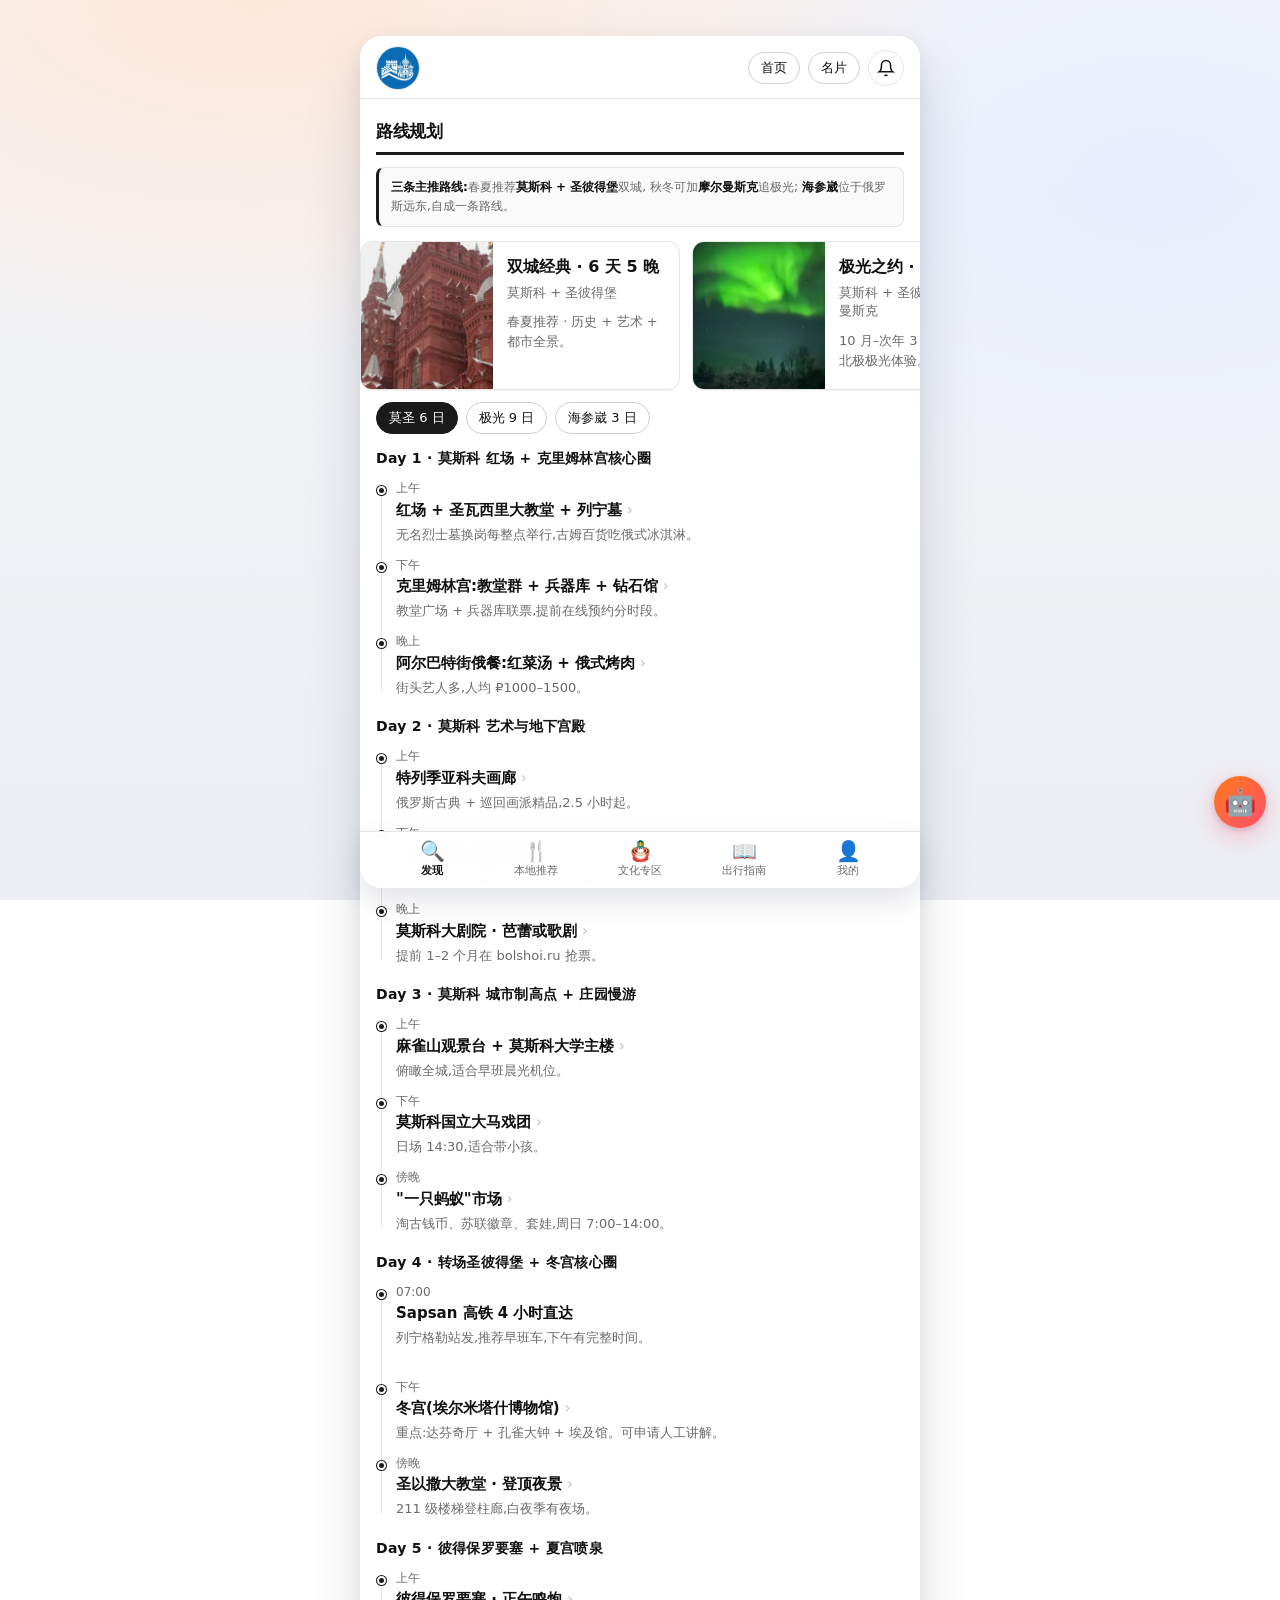
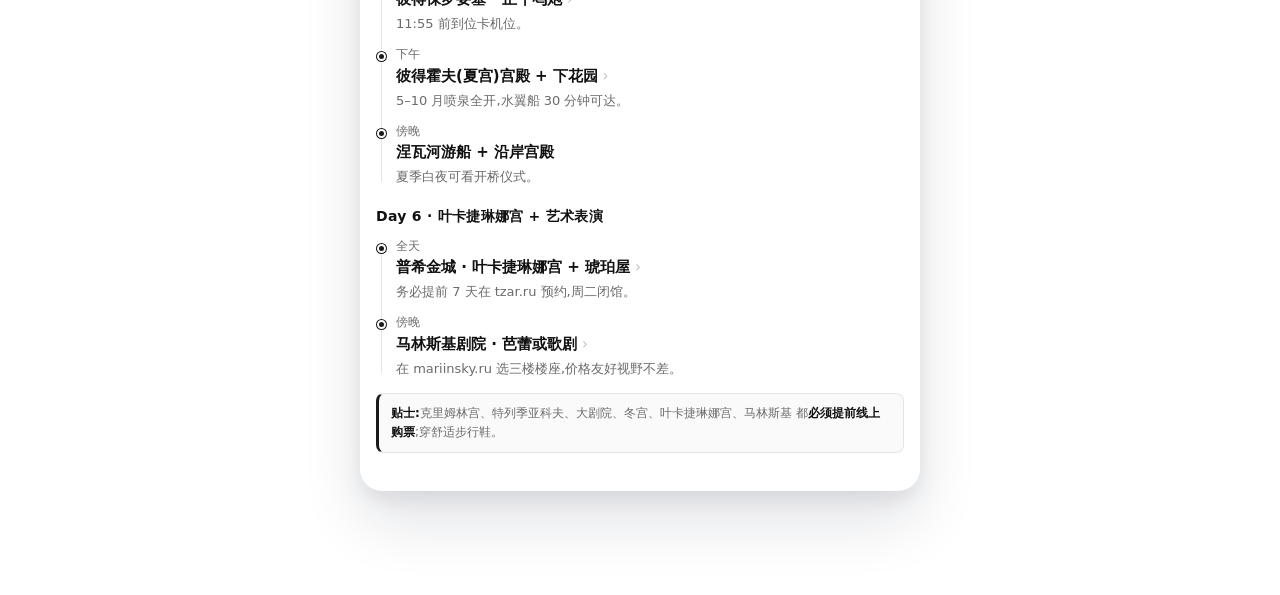
<file: routes.html>
<!DOCTYPE html>
<html lang="zh-Hans-CN">
  <head>
    <meta charset="utf-8" />
    <meta name="viewport" content="width=device-width, initial-scale=1, viewport-fit=cover" />
    <meta name="theme-color" content="#f7f7f8" />
    <title>派大欣环游记 · 路线规划</title>
    <link rel="icon" type="image/x-icon" href="assets/opt/favicon.ico" />
    <link rel="apple-touch-icon" href="assets/opt/apple-touch-icon.png?v=29" />
    <link rel="stylesheet" href="styles.css?v=29" />
    <style>
      .timeline-link { text-decoration: none; color: inherit; display: block; }
      .timeline-link:active { opacity: 0.85; }
      .timeline-link .timeline-title::after { content: " ›"; color: #c0c0c4; font-weight: 400; }
      .route-card-tall { flex: 0 0 320px; }
    </style>
  </head>
  <body data-active="discover">
    <div class="app">
      <div data-include="topbar"></div>

      <main>
        <section class="section" aria-labelledby="routes-title">
          <div class="section-head">
            <h2 id="routes-title" class="section-title">路线规划</h2>
          </div>

          <p class="notice">
            <strong>三条主推路线:</strong>春夏推荐<strong>莫斯科 + 圣彼得堡</strong>双城,
            秋冬可加<strong>摩尔曼斯克</strong>追极光;
            <strong>海参崴</strong>位于俄罗斯远东,自成一条路线。
          </p>

          <div class="rec-strip" aria-label="主题路线">
            <a class="rec-card route-card-tall" href="#dual6">
              <img class="rec-cover" src="assets/opt/spot-redsquare-480.webp?v=29" alt="莫斯科+圣彼得堡 6 日" width="132" height="100" loading="eager" />
              <div class="rec-body">
                <h3 class="rec-title">双城经典 · 6 天 5 晚</h3>
                <p class="rec-sub">莫斯科 + 圣彼得堡</p>
                <p class="rec-desc">春夏推荐 · 历史 + 艺术 + 都市全景。</p>
              </div>
            </a>
            <a class="rec-card route-card-tall" href="#tri9">
              <img class="rec-cover" src="assets/opt/spot-aurora-480.webp?v=29" alt="莫圣摩极光 9 日" width="132" height="100" loading="lazy" />
              <div class="rec-body">
                <h3 class="rec-title">极光之约 · 9 天 8 晚</h3>
                <p class="rec-sub">莫斯科 + 圣彼得堡 + 摩尔曼斯克</p>
                <p class="rec-desc">10 月–次年 3 月 · 双城 + 北极极光体验。</p>
              </div>
            </a>
            <a class="rec-card route-card-tall" href="#vlad3">
              <img class="rec-cover" src="assets/opt/spot-tobizin-480.webp?v=29" alt="海参崴 3 日" width="132" height="100" loading="lazy" />
              <div class="rec-body">
                <h3 class="rec-title">海参崴 3 日 · 远东风情</h3>
                <p class="rec-sub">海参崴(单飞远东)</p>
                <p class="rec-desc">海港城市 · 欧亚混搭 · 全年皆宜。</p>
              </div>
            </a>
          </div>

          <div class="chip-row" role="tablist" aria-label="切换行程">
            <button class="chip is-active" type="button" role="tab" data-route="dual6">莫圣 6 日</button>
            <button class="chip" type="button" role="tab" data-route="tri9">极光 9 日</button>
            <button class="chip" type="button" role="tab" data-route="vlad3">海参崴 3 日</button>
          </div>

          <!-- ===== 莫斯科 + 圣彼得堡 6 天 5 晚 ===== -->
          <div class="route-plan" data-plan="dual6" id="dual6" style="margin-top:6px;">

            <div class="timeline-day">Day 1 · 莫斯科 红场 + 克里姆林宫核心圈</div>
            <div class="timeline">
              <a class="timeline-link" href="spot.html?id=redsquare">
                <div class="timeline-item">
                  <p class="timeline-time">上午</p>
                  <h4 class="timeline-title">红场 + 圣瓦西里大教堂 + 列宁墓</h4>
                  <p class="timeline-desc">无名烈士墓换岗每整点举行,古姆百货吃俄式冰淇淋。</p>
                </div>
              </a>
              <a class="timeline-link" href="spot.html?id=kremlin">
                <div class="timeline-item">
                  <p class="timeline-time">下午</p>
                  <h4 class="timeline-title">克里姆林宫:教堂群 + 兵器库 + 钻石馆</h4>
                  <p class="timeline-desc">教堂广场 + 兵器库联票,提前在线预约分时段。</p>
                </div>
              </a>
              <a class="timeline-link" href="spot.html?id=arbat">
                <div class="timeline-item">
                  <p class="timeline-time">晚上</p>
                  <h4 class="timeline-title">阿尔巴特街俄餐:红菜汤 + 俄式烤肉</h4>
                  <p class="timeline-desc">街头艺人多,人均 ₽1000–1500。</p>
                </div>
              </a>
            </div>

            <div class="timeline-day">Day 2 · 莫斯科 艺术与地下宫殿</div>
            <div class="timeline">
              <a class="timeline-link" href="spot.html?id=tretyakov">
                <div class="timeline-item">
                  <p class="timeline-time">上午</p>
                  <h4 class="timeline-title">特列季亚科夫画廊</h4>
                  <p class="timeline-desc">俄罗斯古典 + 巡回画派精品,2.5 小时起。</p>
                </div>
              </a>
              <a class="timeline-link" href="spot.html?id=metro">
                <div class="timeline-item">
                  <p class="timeline-time">下午</p>
                  <h4 class="timeline-title">"地下宫殿"地铁巡游</h4>
                  <p class="timeline-desc">5 号线打卡:基辅站、塔甘卡、共青团、和平大道、新庄、白俄罗斯站。</p>
                </div>
              </a>
              <a class="timeline-link" href="spot.html?id=bolshoi">
                <div class="timeline-item">
                  <p class="timeline-time">晚上</p>
                  <h4 class="timeline-title">莫斯科大剧院 · 芭蕾或歌剧</h4>
                  <p class="timeline-desc">提前 1–2 个月在 bolshoi.ru 抢票。</p>
                </div>
              </a>
            </div>

            <div class="timeline-day">Day 3 · 莫斯科 城市制高点 + 庄园慢游</div>
            <div class="timeline">
              <a class="timeline-link" href="spot.html?id=sparrowhills">
                <div class="timeline-item">
                  <p class="timeline-time">上午</p>
                  <h4 class="timeline-title">麻雀山观景台 + 莫斯科大学主楼</h4>
                  <p class="timeline-desc">俯瞰全城,适合早班晨光机位。</p>
                </div>
              </a>
              <a class="timeline-link" href="spot.html?id=circus">
                <div class="timeline-item">
                  <p class="timeline-time">下午</p>
                  <h4 class="timeline-title">莫斯科国立大马戏团</h4>
                  <p class="timeline-desc">日场 14:30,适合带小孩。</p>
                </div>
              </a>
              <a class="timeline-link" href="spot.html?id=anthill">
                <div class="timeline-item">
                  <p class="timeline-time">傍晚</p>
                  <h4 class="timeline-title">"一只蚂蚁"市场</h4>
                  <p class="timeline-desc">淘古钱币、苏联徽章、套娃,周日 7:00–14:00。</p>
                </div>
              </a>
            </div>

            <div class="timeline-day">Day 4 · 转场圣彼得堡 + 冬宫核心圈</div>
            <div class="timeline">
              <div class="timeline-item">
                <p class="timeline-time">07:00</p>
                <h4 class="timeline-title">Sapsan 高铁 4 小时直达</h4>
                <p class="timeline-desc">列宁格勒站发,推荐早班车,下午有完整时间。</p>
              </div>
              <a class="timeline-link" href="spot.html?id=hermitage">
                <div class="timeline-item">
                  <p class="timeline-time">下午</p>
                  <h4 class="timeline-title">冬宫(埃尔米塔什博物馆)</h4>
                  <p class="timeline-desc">重点:达芬奇厅 + 孔雀大钟 + 埃及馆。可申请人工讲解。</p>
                </div>
              </a>
              <a class="timeline-link" href="spot.html?id=isaac">
                <div class="timeline-item">
                  <p class="timeline-time">傍晚</p>
                  <h4 class="timeline-title">圣以撒大教堂 · 登顶夜景</h4>
                  <p class="timeline-desc">211 级楼梯登柱廊,白夜季有夜场。</p>
                </div>
              </a>
            </div>

            <div class="timeline-day">Day 5 · 彼得保罗要塞 + 夏宫喷泉</div>
            <div class="timeline">
              <a class="timeline-link" href="spot.html?id=fortress">
                <div class="timeline-item">
                  <p class="timeline-time">上午</p>
                  <h4 class="timeline-title">彼得保罗要塞 · 正午鸣炮</h4>
                  <p class="timeline-desc">11:55 前到位卡机位。</p>
                </div>
              </a>
              <a class="timeline-link" href="spot.html?id=peterhof">
                <div class="timeline-item">
                  <p class="timeline-time">下午</p>
                  <h4 class="timeline-title">彼得霍夫(夏宫)宫殿 + 下花园</h4>
                  <p class="timeline-desc">5–10 月喷泉全开,水翼船 30 分钟可达。</p>
                </div>
              </a>
              <div class="timeline-item">
                <p class="timeline-time">傍晚</p>
                <h4 class="timeline-title">涅瓦河游船 + 沿岸宫殿</h4>
                <p class="timeline-desc">夏季白夜可看开桥仪式。</p>
              </div>
            </div>

            <div class="timeline-day">Day 6 · 叶卡捷琳娜宫 + 艺术表演</div>
            <div class="timeline">
              <a class="timeline-link" href="spot.html?id=catherine">
                <div class="timeline-item">
                  <p class="timeline-time">全天</p>
                  <h4 class="timeline-title">普希金城 · 叶卡捷琳娜宫 + 琥珀屋</h4>
                  <p class="timeline-desc">务必提前 7 天在 tzar.ru 预约,周二闭馆。</p>
                </div>
              </a>
              <a class="timeline-link" href="spot.html?id=mariinsky">
                <div class="timeline-item">
                  <p class="timeline-time">傍晚</p>
                  <h4 class="timeline-title">马林斯基剧院 · 芭蕾或歌剧</h4>
                  <p class="timeline-desc">在 mariinsky.ru 选三楼楼座,价格友好视野不差。</p>
                </div>
              </a>
            </div>

            <p class="notice" style="margin-top:14px">
              <strong>贴士:</strong>克里姆林宫、特列季亚科夫、大剧院、冬宫、叶卡捷琳娜宫、马林斯基
              都<strong>必须提前线上购票</strong>;穿舒适步行鞋。
            </p>
          </div>

          <!-- ===== 莫斯科 + 圣彼得堡 + 摩尔曼斯克 9 天 8 晚 ===== -->
          <div class="route-plan" data-plan="tri9" id="tri9" hidden>

            <p class="notice">
              在双城经典之上加 3 天<strong>摩尔曼斯克</strong>极地体验。
              建议<strong>10 月–次年 3 月</strong>出行,极光观测窗口 KP 指数 ≥3 就有机会。
            </p>

            <div class="timeline-day">Day 1–3 · 莫斯科精华</div>
            <div class="timeline">
              <a class="timeline-link" href="spot.html?id=redsquare">
                <div class="timeline-item">
                  <h4 class="timeline-title">红场 + 克里姆林宫 + 大剧院 + 地铁巡游</h4>
                  <p class="timeline-desc">参考双城经典 Day 1–3,把"必看"清掉。</p>
                </div>
              </a>
            </div>

            <div class="timeline-day">Day 4 · 飞摩尔曼斯克 · 初追极光</div>
            <div class="timeline">
              <div class="timeline-item">
                <p class="timeline-time">下午</p>
                <h4 class="timeline-title">莫斯科直飞摩尔曼斯克 2.5 小时</h4>
                <p class="timeline-desc">建议选下午班机,夜里就能开始追光。</p>
              </div>
              <a class="timeline-link" href="spot.html?id=aurora">
                <div class="timeline-item">
                  <p class="timeline-time">夜里</p>
                  <h4 class="timeline-title">阿廖沙雕像 + 列宁号破冰船 · 夜间专业极光团</h4>
                  <p class="timeline-desc">驱车郊外无光污染区追光,首晚先适应低温。</p>
                </div>
              </a>
            </div>

            <div class="timeline-day">Day 5 · 捷里别尔卡极地小镇</div>
            <div class="timeline">
              <a class="timeline-link" href="spot.html?id=teriberka">
                <div class="timeline-item">
                  <p class="timeline-time">全天</p>
                  <h4 class="timeline-title">捷里别尔卡 · 北冰洋秋千 + 鲸鱼骨架</h4>
                  <p class="timeline-desc">包车 3 小时往返,可选出海观鲸 / 冰钓 / 冰浮。</p>
                </div>
              </a>
              <a class="timeline-link" href="spot.html?id=teriberka">
                <div class="timeline-item">
                  <p class="timeline-time">夜间</p>
                  <h4 class="timeline-title">夜宿小木屋,二刷极光</h4>
                  <p class="timeline-desc">光害更低,追光成功率高于市区。</p>
                </div>
              </a>
            </div>

            <div class="timeline-day">Day 6 · 萨米村 / 哈士奇乐园</div>
            <div class="timeline">
              <a class="timeline-link" href="spot.html?id=samivillage">
                <div class="timeline-item">
                  <p class="timeline-time">上午</p>
                  <h4 class="timeline-title">萨米民俗村 · 村长导览 + 民族服饰拍照</h4>
                  <p class="timeline-desc">体验驯鹿雪橇 + 哈士奇互动 + 动物乐园。</p>
                </div>
              </a>
              <a class="timeline-link" href="spot.html?id=kingcrab">
                <div class="timeline-item">
                  <p class="timeline-time">傍晚</p>
                  <h4 class="timeline-title">港口品帝王蟹 + 北极甜虾</h4>
                  <p class="timeline-desc">推荐 Терраса / TUNDRA,人均 ₽4000–8000。</p>
                </div>
              </a>
            </div>

            <div class="timeline-day">Day 7 · 飞圣彼得堡 + 涅瓦核心</div>
            <div class="timeline">
              <a class="timeline-link" href="spot.html?id=hermitage">
                <div class="timeline-item">
                  <h4 class="timeline-title">下午到圣彼得堡,涅瓦大街晚餐 + 滴血/喀山外观</h4>
                  <p class="timeline-desc">直接从极地切到帝都氛围。</p>
                </div>
              </a>
            </div>

            <div class="timeline-day">Day 8 · 冬宫 + 叶卡捷琳娜宫</div>
            <div class="timeline">
              <a class="timeline-link" href="spot.html?id=hermitage">
                <div class="timeline-item">
                  <p class="timeline-time">上午</p>
                  <h4 class="timeline-title">冬宫深度</h4>
                  <p class="timeline-desc">达芬奇展厅 + 孔雀钟 + 埃及馆。</p>
                </div>
              </a>
              <a class="timeline-link" href="spot.html?id=catherine">
                <div class="timeline-item">
                  <p class="timeline-time">下午</p>
                  <h4 class="timeline-title">叶卡捷琳娜宫 + 琥珀屋</h4>
                  <p class="timeline-desc">冬季夏宫喷泉关闭,改这里更值。</p>
                </div>
              </a>
            </div>

            <div class="timeline-day">Day 9 · 返程</div>
            <div class="timeline">
              <div class="timeline-item">
                <h4 class="timeline-title">普尔科沃机场离境</h4>
                <p class="timeline-desc">早班离境前可补一段早午餐 + 伴手礼采购。</p>
              </div>
            </div>
          </div>

          <!-- ===== 海参崴 3 天 ===== -->
          <div class="route-plan" data-plan="vlad3" id="vlad3" hidden>

            <p class="notice">
              远东海港,与日韩相邻,夏季最舒服,冬季可滑雪。中国直飞约 2 小时。
            </p>

            <div class="timeline-day">Day 1 · 市区历史文化与城市全景</div>
            <div class="timeline">
              <a class="timeline-link" href="spot.html?id=vlad-station">
                <div class="timeline-item">
                  <p class="timeline-time">上午</p>
                  <h4 class="timeline-title">海参崴火车站 · 西伯利亚铁路终点</h4>
                  <p class="timeline-desc">站台 9288 公里里程碑打卡。</p>
                </div>
              </a>
              <a class="timeline-link" href="spot.html?id=vlad-arch">
                <div class="timeline-item">
                  <p class="timeline-time">上午</p>
                  <h4 class="timeline-title">凯旋门 + 列宁广场 + 东正教堂</h4>
                  <p class="timeline-desc">围绕市中心步行串联。</p>
                </div>
              </a>
              <a class="timeline-link" href="spot.html?id=vlad-submarine">
                <div class="timeline-item">
                  <p class="timeline-time">下午</p>
                  <h4 class="timeline-title">潜水艇 C-56 博物馆 + 太平洋舰队博物馆</h4>
                  <p class="timeline-desc">了解俄海军历史,走进二战功勋潜艇。</p>
                </div>
              </a>
              <a class="timeline-link" href="spot.html?id=vlad-mariinsky">
                <div class="timeline-item">
                  <p class="timeline-time">晚上</p>
                  <h4 class="timeline-title">海参崴马林斯基剧院 · 芭蕾舞剧</h4>
                  <p class="timeline-desc">圣彼得堡马林斯基的远东分院,在 prim.mariinsky.ru 购票。</p>
                </div>
              </a>
            </div>

            <div class="timeline-day">Day 2 · 海边徒步 + 观光</div>
            <div class="timeline">
              <a class="timeline-link" href="spot.html?id=tobizin">
                <div class="timeline-item">
                  <p class="timeline-time">上午</p>
                  <h4 class="timeline-title">俄罗斯岛 · 托比津纳海角徒步</h4>
                  <p class="timeline-desc">海边秋千 → 攀岩 → 海角路牌 → 太平洋"世界尽头"悬崖,3 小时往返。</p>
                </div>
              </a>
              <a class="timeline-link" href="spot.html?id=glassbeach">
                <div class="timeline-item">
                  <p class="timeline-time">下午</p>
                  <h4 class="timeline-title">玻璃海滩 · 寻找五彩玻璃鹅卵石</h4>
                  <p class="timeline-desc">苏联时代废玻璃被海浪打磨,落日色彩特别。</p>
                </div>
              </a>
              <div class="timeline-item">
                <p class="timeline-time">晚上</p>
                <h4 class="timeline-title">斯维特兰斯卡娅大街 · 帝王蟹海鲜餐</h4>
                <p class="timeline-desc">海参崴最热闹的夜生活街区。</p>
              </div>
            </div>

            <div class="timeline-day">Day 3 · 出海深度体验 + 马戏团</div>
            <div class="timeline">
              <a class="timeline-link" href="spot.html?id=vlad-cruise">
                <div class="timeline-item">
                  <p class="timeline-time">上午</p>
                  <h4 class="timeline-title">观光巡航:大桥 + 灯塔 + 乌苏里湾</h4>
                  <p class="timeline-desc">看船舰、海鸥,船尾喂海鸥。</p>
                </div>
              </a>
              <a class="timeline-link" href="spot.html?id=lighthouse">
                <div class="timeline-item">
                  <p class="timeline-time">下午</p>
                  <h4 class="timeline-title">托卡内夫灯塔 · 退潮踩沙堤</h4>
                  <p class="timeline-desc">海参崴明信片机位,需查潮汐表。</p>
                </div>
              </a>
              <a class="timeline-link" href="spot.html?id=vlad-circus">
                <div class="timeline-item">
                  <p class="timeline-time">晚上</p>
                  <h4 class="timeline-title">海参崴皇家马戏团演出</h4>
                  <p class="timeline-desc">传统俄式马戏 + 现代水秀灯光,1.5 小时。</p>
                </div>
              </a>
            </div>

          </div>
        </section>
      </main>

      <div data-include="bottomnav"></div>
    </div>

    <script src="app.js?v=29"></script>
    <script src="assistant.js?v=29"></script>
    <script>
      (() => {
        const chips = document.querySelectorAll(".chip[data-route]");
        const plans = document.querySelectorAll(".route-plan");
        const switchTo = (key) => {
          chips.forEach((c) => c.classList.toggle("is-active", c.dataset.route === key));
          plans.forEach((p) => {
            if (p.dataset.plan === key) p.removeAttribute("hidden");
            else p.setAttribute("hidden", "");
          });
        };
        chips.forEach((chip) => {
          chip.addEventListener("click", () => switchTo(chip.dataset.route));
        });
        // 支持 #anchor 跳转直接打开对应 plan
        const initFromHash = () => {
          const id = location.hash.replace("#", "");
          if (id && document.querySelector(`[data-plan="${id}"]`)) {
            switchTo(id);
          }
        };
        window.addEventListener("hashchange", initFromHash);
        initFromHash();
      })();
    </script>
  </body>
</html>
</file>
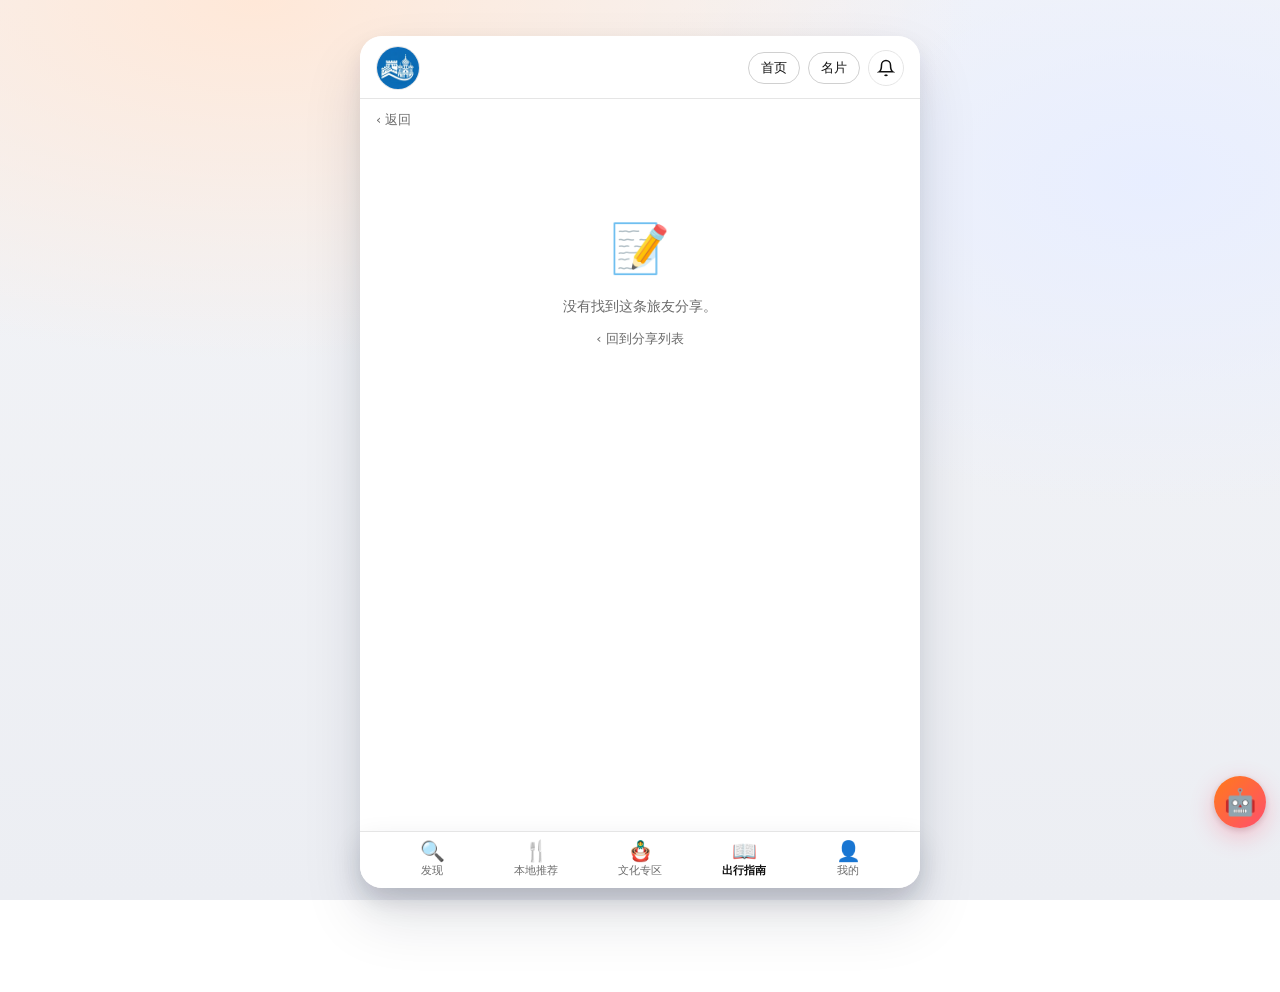
<file: share.html>
<!DOCTYPE html>
<html lang="zh-Hans-CN">
  <head>
    <meta charset="utf-8" />
    <meta name="viewport" content="width=device-width, initial-scale=1, viewport-fit=cover" />
    <meta name="theme-color" content="#f7f7f8" />
    <title>派大欣环游记 · 旅友分享</title>
    <link rel="icon" type="image/x-icon" href="assets/opt/favicon.ico" />
    <link rel="apple-touch-icon" href="assets/opt/apple-touch-icon.png?v=29" />
    <link rel="stylesheet" href="styles.css?v=29" />
    <style>
      .share-hero { margin: 0 -16px 12px; }
      .share-hero img { width: 100%; height: auto; display: block; aspect-ratio: 16/10; object-fit: cover; }
      .share-titlewrap { padding: 12px 0 6px; }
      .share-name { margin: 0 0 8px; font-size: 22px; font-weight: 700; line-height: 1.35; letter-spacing: -0.01em; }
      .share-byline { font-size: 13px; color: var(--muted); margin: 0 0 12px; }
      .share-byline .author { color: var(--text); font-weight: 500; }
      .share-byline .dot { margin: 0 6px; }
      .share-summary { background: #fafafa; border-left: 3px solid var(--accent); padding: 12px 14px; font-size: 14px; line-height: 1.7; color: var(--text); margin: 0 0 16px; border-radius: 4px; }
      .share-meta-card { background: var(--surface); border: 1px solid var(--line); border-radius: var(--radius); padding: 4px 16px; margin-bottom: 16px; }
      .share-meta-row { display: flex; gap: 14px; padding: 12px 0; border-bottom: 1px solid var(--line); font-size: 14px; }
      .share-meta-row:last-child { border-bottom: none; }
      .share-meta-row dt { width: 92px; flex-shrink: 0; color: var(--muted); font-size: 13px; margin: 0; }
      .share-meta-row dd { flex: 1; min-width: 0; margin: 0; color: var(--text); line-height: 1.55; }
      .share-section { margin: 0 0 18px; }
      .share-section h3 { margin: 0 0 8px; font-size: 16px; font-weight: 700; color: var(--text); }
      .share-section p { margin: 8px 0; font-size: 14px; line-height: 1.75; color: var(--text); }
      .share-takeaways { background: var(--surface); border: 1px solid var(--line); border-radius: var(--radius); padding: 14px 18px 14px 32px; margin: 0 0 14px; font-size: 14px; line-height: 1.8; }
      .share-takeaways li { margin: 4px 0; }
      .share-warning { background: #fff7ed; border: 1px solid #fed7aa; color: #9a3412; padding: 12px 14px; border-radius: 6px; font-size: 13px; line-height: 1.65; margin: 0 0 14px; }
      .share-warning strong { color: #7c2d12; }
      .empty { padding: 80px 16px; text-align: center; color: var(--muted); font-size: 14px; }
      .empty .empty-emoji { font-size: 48px; display: block; margin-bottom: 12px; }
      .back-row { padding: 8px 0 4px; }
      .back-link { display: inline-flex; align-items: center; gap: 4px; font-size: 13px; color: var(--muted); text-decoration: none; }
      .back-link:active { color: var(--text); }
      .related-card { display: flex; align-items: center; justify-content: space-between; padding: 14px 16px; background: var(--surface); border: 1px solid var(--line); border-radius: var(--radius); margin-bottom: 10px; text-decoration: none; color: inherit; }
      .related-card:active { background: #fafafa; }
      .related-card-arrow { color: #c0c0c4; font-size: 18px; flex-shrink: 0; margin-left: 12px; }
    </style>
  </head>
  <body data-active="guide">
    <div class="app">
      <div data-include="topbar"></div>

      <main>
        <div class="back-row">
          <a class="back-link" href="javascript:history.back()">‹ 返回</a>
        </div>
        <div id="share-root"></div>
      </main>

      <div data-include="bottomnav"></div>
    </div>

    <script src="share-data.js?v=29"></script>
    <script src="app.js?v=29"></script>
    <script src="assistant.js?v=29"></script>
    <script>
      (() => {
        const params = new URLSearchParams(location.search);
        const id = params.get("id");
        const root = document.getElementById("share-root");
        const data = id && window.SHARE_DB ? window.SHARE_DB[id] : null;

        if (!data) {
          root.innerHTML = `
            <div class="empty">
              <span class="empty-emoji">📝</span>
              没有找到这条旅友分享。<br />
              <a class="back-link" style="margin-top:14px;display:inline-block" href="guide.html#share">‹ 回到分享列表</a>
            </div>
          `;
          return;
        }

        document.title = `派大欣环游记 · ${data.title}`;

        const tagsHtml = (data.tags || []).map(t => `<span class="tag">${t}</span>`).join("");

        const metaHtml = (data.meta || []).map(([k, v]) => `
          <div class="share-meta-row">
            <dt>${k}</dt>
            <dd>${v}</dd>
          </div>
        `).join("");

        const sectionsHtml = (data.sections || []).map(s => `
          <div class="share-section">
            <h3>${s.title}</h3>
            ${(s.paras || []).map(p => `<p>${p}</p>`).join("")}
          </div>
        `).join("");

        const takeawaysHtml = (data.takeaways || []).length
          ? `
            <div class="section-head" style="margin-bottom:8px">
              <h2 class="section-title">经验小结</h2>
            </div>
            <ul class="share-takeaways">${data.takeaways.map(t => `<li>${t}</li>`).join("")}</ul>
          `
          : "";

        const warningHtml = data.warning
          ? `<div class="share-warning"><strong>提醒 · </strong>${data.warning}</div>`
          : "";

        // 推荐其他分享(随机 2 条)
        let relatedHtml = "";
        if (window.SHARE_DB) {
          const others = Object.entries(window.SHARE_DB).filter(([k]) => k !== id);
          if (others.length) {
            const picks = others.slice(0, 2);
            const cards = picks.map(([rid, item]) => `
              <a class="related-card" href="share.html?id=${rid}">
                <div>
                  <div style="font-weight:600;font-size:14px">${item.title}</div>
                  <div style="font-size:12px;color:var(--muted);margin-top:2px">${item.author || ""}</div>
                </div>
                <span class="related-card-arrow">›</span>
              </a>
            `).join("");
            relatedHtml = `
              <div class="section-head" style="margin:18px 0 8px">
                <h2 class="section-title">还可以看看</h2>
              </div>
              ${cards}
            `;
          }
        }

        root.innerHTML = `
          <div class="share-hero">
            <img src="assets/opt/spot-share-${data.img}-480.webp?v=29" alt="${data.title}" loading="eager" />
          </div>
          <div class="share-titlewrap">
            <h1 class="share-name">${data.title}</h1>
            <p class="share-byline">
              ${data.author ? `<span class="author">${data.author}</span>` : ""}
              ${data.author && data.date ? `<span class="dot">·</span>` : ""}
              ${data.date ? `<span>${data.date}</span>` : ""}
            </p>
          </div>
          ${tagsHtml ? `<div class="tag-row" style="margin:0 0 12px">${tagsHtml}</div>` : ""}

          ${data.summary ? `<div class="share-summary">${data.summary}</div>` : ""}

          ${metaHtml ? `
            <div class="section-head" style="margin-bottom:8px">
              <h2 class="section-title">基础信息</h2>
            </div>
            <div class="share-meta-card"><dl style="margin:0">${metaHtml}</dl></div>
          ` : ""}

          ${sectionsHtml}

          ${takeawaysHtml}
          ${warningHtml}
          ${relatedHtml}
        `;
      })();
    </script>
  </body>
</html>
</file>
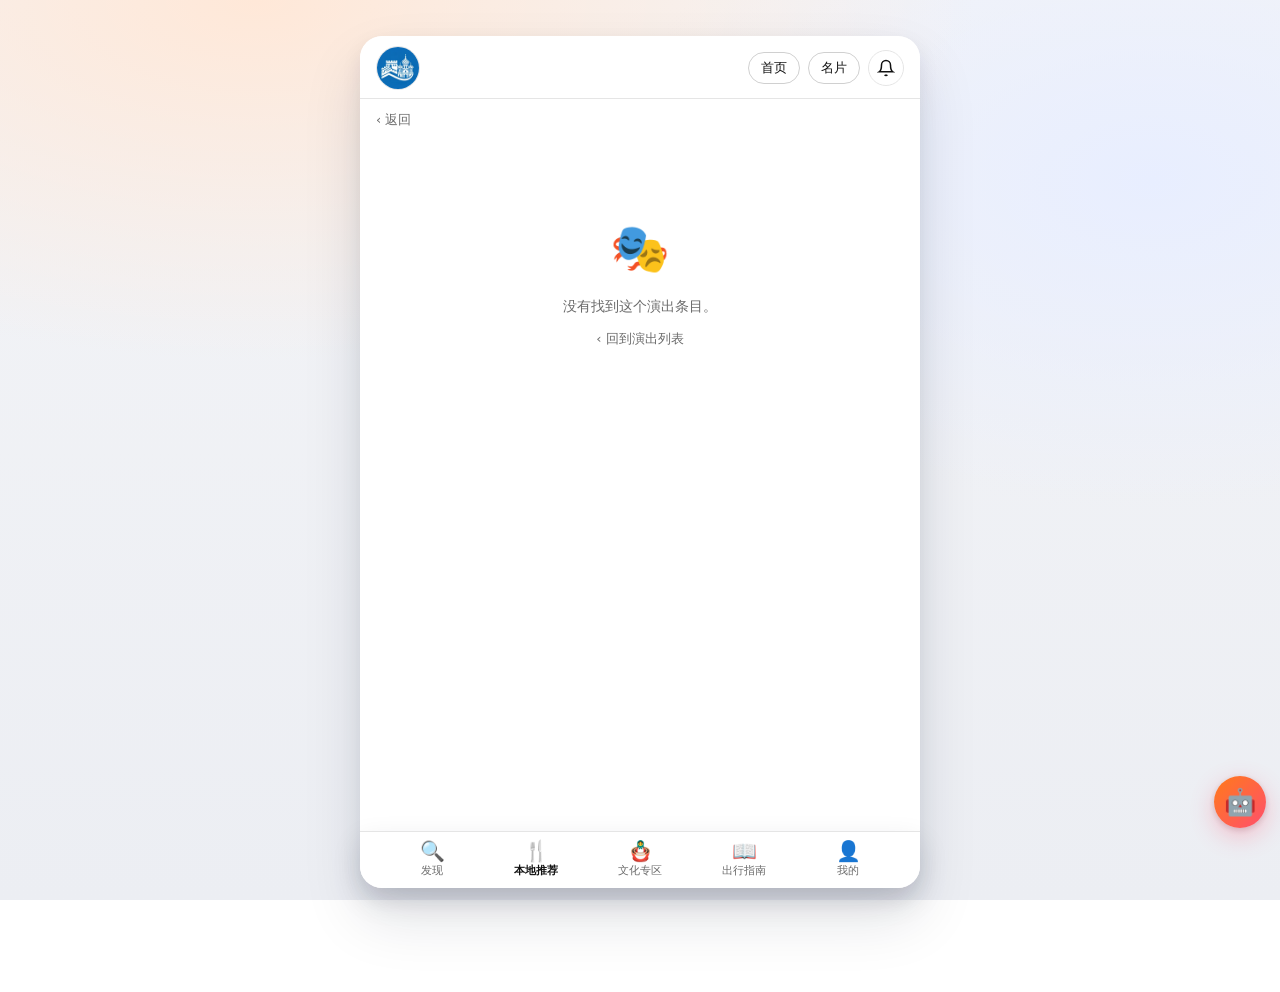
<file: show.html>
<!DOCTYPE html>
<html lang="zh-Hans-CN">
  <head>
    <meta charset="utf-8" />
    <meta name="viewport" content="width=device-width, initial-scale=1, viewport-fit=cover" />
    <meta name="theme-color" content="#f7f7f8" />
    <title>派大欣环游记 · 演出详情</title>
    <link rel="icon" type="image/x-icon" href="assets/opt/favicon.ico" />
    <link rel="apple-touch-icon" href="assets/opt/apple-touch-icon.png?v=29" />
    <link rel="stylesheet" href="styles.css?v=29" />
    <style>
      .show-hero { margin: 0 -16px 12px; }
      .show-hero img { width: 100%; height: auto; display: block; aspect-ratio: 16/10; object-fit: cover; }
      .show-titlewrap { padding: 14px 0 4px; }
      .show-name { margin: 0 0 4px; font-size: 22px; font-weight: 700; letter-spacing: -0.01em; }
      .show-ru { font-size: 13px; color: var(--muted); margin: 0 0 10px; }
      .show-lead { font-size: 14px; line-height: 1.6; margin: 0 0 14px; color: var(--text); }
      .show-credits { background: var(--surface); border: 1px solid var(--line); border-radius: var(--radius); padding: 12px 14px; font-size: 13px; line-height: 1.65; color: var(--text); margin: 0 0 14px; }
      .show-credits div { padding: 2px 0; }
      .show-credits .label { color: var(--muted); display: inline-block; min-width: 64px; }
      .show-meta-card { background: var(--surface); border: 1px solid var(--line); border-radius: var(--radius); padding: 4px 16px; margin-bottom: 14px; }
      .show-meta-row { display: flex; gap: 14px; padding: 12px 0; border-bottom: 1px solid var(--line); font-size: 14px; }
      .show-meta-row:last-child { border-bottom: none; }
      .show-meta-row dt { width: 80px; flex-shrink: 0; color: var(--muted); font-size: 13px; margin: 0; }
      .show-meta-row dd { flex: 1; min-width: 0; margin: 0; color: var(--text); line-height: 1.55; }
      .prose-list { background: var(--surface); border: 1px solid var(--line); border-radius: var(--radius); padding: 14px 16px 14px 32px; margin: 0 0 14px; font-size: 14px; line-height: 1.7; }
      .prose-list li { margin: 4px 0; }
      .related-card { display: flex; align-items: center; justify-content: space-between; padding: 14px 16px; background: var(--surface); border: 1px solid var(--line); border-radius: var(--radius); margin-bottom: 10px; text-decoration: none; color: inherit; }
      .related-card:active { background: #fafafa; }
      .related-card-meta { font-size: 12px; color: var(--muted); margin-top: 2px; }
      .related-card-arrow { color: #c0c0c4; font-size: 18px; flex-shrink: 0; margin-left: 12px; }
      .empty { padding: 80px 16px; text-align: center; color: var(--muted); font-size: 14px; }
      .empty .empty-emoji { font-size: 48px; display: block; margin-bottom: 12px; }
      .back-row { padding: 8px 0 4px; }
      .back-link { display: inline-flex; align-items: center; gap: 4px; font-size: 13px; color: var(--muted); text-decoration: none; }
      .back-link:active { color: var(--text); }
      .type-badge { display: inline-block; font-size: 11px; padding: 2px 8px; border-radius: 4px; background: #eef3fa; color: #1f5fa8; margin-right: 6px; vertical-align: 2px; }
      .type-badge.ballet { background: #fdf2f8; color: #b8336a; }
      .type-badge.opera { background: #f5efe6; color: #8a6a2e; }
    </style>
  </head>
  <body data-active="local">
    <div class="app">
      <div data-include="topbar"></div>

      <main>
        <div class="back-row">
          <a class="back-link" href="javascript:history.back()">‹ 返回</a>
        </div>
        <div id="show-root"></div>
      </main>

      <div data-include="bottomnav"></div>
    </div>

    <script src="show-data.js?v=29"></script>
    <script src="app.js?v=29"></script>
    <script src="assistant.js?v=29"></script>
    <script>
      (() => {
        const params = new URLSearchParams(location.search);
        const id = params.get("id");
        const root = document.getElementById("show-root");
        const show = id && window.SHOW_DB ? window.SHOW_DB[id] : null;

        if (!show) {
          root.innerHTML = `
            <div class="empty">
              <span class="empty-emoji">🎭</span>
              没有找到这个演出条目。<br />
              <a class="back-link" style="margin-top:14px;display:inline-block" href="local.html#show">‹ 回到演出列表</a>
            </div>
          `;
          return;
        }

        document.title = `派大欣环游记 · ${show.title}`;

        const typeLabel = { venue: "剧院", ballet: "芭蕾", opera: "歌剧" };
        const typeBadge = `<span class="type-badge ${show.type}">${typeLabel[show.type] || ""}</span>`;

        // —— 演职 / 首演信息(只对剧目类型显示)——
        let creditsHtml = "";
        if (show.type === "ballet" || show.type === "opera") {
          const rows = [];
          if (show.composer) rows.push(`<div><span class="label">作曲</span>${show.composer}</div>`);
          if (show.choreographer) rows.push(`<div><span class="label">编舞</span>${show.choreographer}</div>`);
          if (show.premiere) rows.push(`<div><span class="label">首演</span>${show.premiere}</div>`);
          if (rows.length) creditsHtml = `<div class="show-credits">${rows.join("")}</div>`;
        }

        // —— 历史背景(剧院)——
        let historyHtml = "";
        if (show.history && show.history.length) {
          historyHtml = `
            <div class="section-head" style="margin-bottom:8px">
              <h2 class="section-title">历史背景</h2>
            </div>
            <ul class="prose-list">${show.history.map(h => `<li>${h}</li>`).join("")}</ul>
          `;
        }

        // —— 剧情(剧目)——
        let plotHtml = "";
        if (show.plot && show.plot.length) {
          plotHtml = `
            <div class="section-head" style="margin-bottom:8px">
              <h2 class="section-title">剧情简介</h2>
            </div>
            <ul class="prose-list">${show.plot.map(p => `<li>${p}</li>`).join("")}</ul>
          `;
        }

        // —— 看点 ——
        let highlightsHtml = "";
        if (show.highlights && show.highlights.length) {
          highlightsHtml = `
            <div class="section-head" style="margin-bottom:8px">
              <h2 class="section-title">看点 / 特色</h2>
            </div>
            <ul class="prose-list">${show.highlights.map(h => `<li>${h}</li>`).join("")}</ul>
          `;
        }

        // —— 演出信息表 ——
        const metaHtml = (show.meta || []).map(([k, v]) => `
          <div class="show-meta-row">
            <dt>${k}</dt>
            <dd>${v}</dd>
          </div>
        `).join("");

        // —— 观看小贴士 ——
        const tipsHtml = (show.tips || []).map(t => `<li>${t}</li>`).join("");

        // —— 标签 ——
        const tagsHtml = (show.tags || []).map(t => `<span class="tag">${t}</span>`).join("");

        // —— 相关链接:剧院 → 相关剧目;剧目 → 上演剧院 ——
        let relatedHtml = "";
        const relatedIds = show.type === "venue" ? (show.related || []) : (show.venues || []);
        const relatedTitle = show.type === "venue" ? "在这里上演的经典剧目" : "在哪些剧院可以看到";
        if (relatedIds.length && window.SHOW_DB) {
          const cards = relatedIds.map(rid => {
            const item = window.SHOW_DB[rid];
            if (!item) return "";
            const subType = typeLabel[item.type] || "";
            const sub = item.type === "venue"
              ? (item.tags && item.tags[0] ? item.tags[0] : "")
              : (item.composer ? item.composer.split("(")[0] : "");
            return `
              <a class="related-card" href="show.html?id=${rid}">
                <div>
                  <div style="font-weight:600;font-size:14px">${item.title}</div>
                  <div class="related-card-meta">${subType}${sub ? " · " + sub : ""}</div>
                </div>
                <span class="related-card-arrow">›</span>
              </a>
            `;
          }).join("");
          if (cards) {
            relatedHtml = `
              <div class="section-head" style="margin-bottom:8px">
                <h2 class="section-title">${relatedTitle}</h2>
              </div>
              ${cards}
            `;
          }
        }

        root.innerHTML = `
          <div class="show-hero">
            <img src="assets/opt/spot-${show.img}-480.webp?v=29" alt="${show.title}" loading="eager" />
          </div>
          <div class="show-titlewrap">
            <h1 class="show-name">${typeBadge}${show.title}</h1>
            ${show.ru ? `<p class="show-ru">${show.ru}</p>` : ""}
          </div>
          ${tagsHtml ? `<div class="tag-row" style="margin:0 0 12px">${tagsHtml}</div>` : ""}
          <p class="show-lead">${show.lead}</p>

          ${creditsHtml}
          ${plotHtml}
          ${historyHtml}
          ${highlightsHtml}

          ${metaHtml ? `
            <div class="section-head" style="margin-bottom:8px">
              <h2 class="section-title">演出信息</h2>
            </div>
            <div class="show-meta-card"><dl style="margin:0">${metaHtml}</dl></div>
          ` : ""}

          ${tipsHtml ? `
            <div class="section-head" style="margin-bottom:8px">
              <h2 class="section-title">观看小贴士</h2>
            </div>
            <ul class="prose-list">${tipsHtml}</ul>
          ` : ""}

          ${relatedHtml}
        `;
      })();
    </script>
  </body>
</html>
</file>
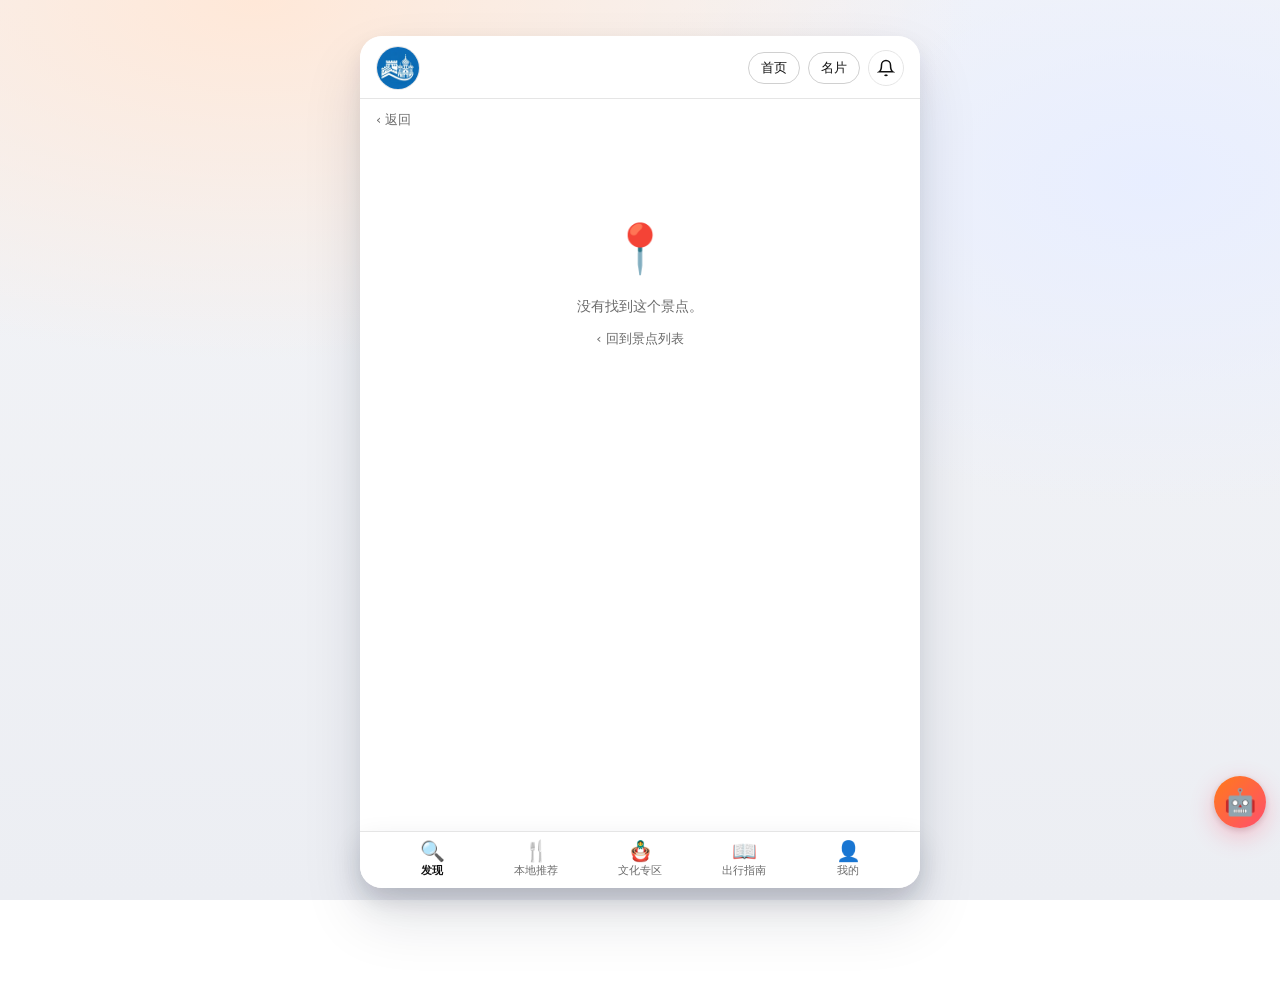
<file: spot.html>
<!DOCTYPE html>
<html lang="zh-Hans-CN">
  <head>
    <meta charset="utf-8" />
    <meta name="viewport" content="width=device-width, initial-scale=1, viewport-fit=cover" />
    <meta name="theme-color" content="#f7f7f8" />
    <title>派大欣环游记 · 景点详情</title>
    <link rel="icon" type="image/x-icon" href="assets/opt/favicon.ico" />
    <link rel="apple-touch-icon" href="assets/opt/apple-touch-icon.png?v=29" />
    <link rel="stylesheet" href="styles.css?v=29" />
    <style>
      .spot-hero { margin: 0 -16px 12px; }
      .spot-hero img { width: 100%; height: auto; display: block; aspect-ratio: 16/10; object-fit: cover; }
      .spot-titlewrap { padding: 14px 0 4px; }
      .spot-name { margin: 0 0 4px; font-size: 22px; font-weight: 700; letter-spacing: -0.01em; }
      .spot-ru { font-size: 13px; color: var(--muted); margin: 0 0 10px; }
      .spot-lead { font-size: 14px; line-height: 1.6; margin: 0 0 14px; color: var(--text); }
      .spot-meta-card { background: var(--surface); border: 1px solid var(--line); border-radius: var(--radius); padding: 4px 16px; margin-bottom: 14px; }
      .spot-meta-row { display: flex; gap: 14px; padding: 12px 0; border-bottom: 1px solid var(--line); font-size: 14px; }
      .spot-meta-row:last-child { border-bottom: none; }
      .spot-meta-row dt { width: 80px; flex-shrink: 0; color: var(--muted); font-size: 13px; margin: 0; }
      .spot-meta-row dd { flex: 1; min-width: 0; margin: 0; color: var(--text); line-height: 1.55; }
      .tip-list { background: var(--surface); border: 1px solid var(--line); border-radius: var(--radius); padding: 14px 16px 14px 32px; margin: 0 0 14px; font-size: 14px; line-height: 1.65; }
      .tip-list li { margin: 4px 0; }
      .route-link-card { display: flex; align-items: center; justify-content: space-between; padding: 14px 16px; background: var(--surface); border: 1px solid var(--line); border-radius: var(--radius); margin-bottom: 10px; text-decoration: none; color: inherit; }
      .route-link-card:active { background: #fafafa; }
      .route-link-meta { font-size: 12px; color: var(--muted); margin-top: 2px; }
      .route-link-arrow { color: #c0c0c4; font-size: 18px; flex-shrink: 0; margin-left: 12px; }
      .empty { padding: 80px 16px; text-align: center; color: var(--muted); font-size: 14px; }
      .empty .empty-emoji { font-size: 48px; display: block; margin-bottom: 12px; }
      .back-row { padding: 8px 0 4px; }
      .back-link { display: inline-flex; align-items: center; gap: 4px; font-size: 13px; color: var(--muted); text-decoration: none; }
      .back-link:active { color: var(--text); }
    </style>
  </head>
  <body data-active="discover">
    <div class="app">
      <div data-include="topbar"></div>

      <main>
        <div class="back-row">
          <a class="back-link" href="javascript:history.back()">‹ 返回</a>
        </div>
        <div id="spot-root"></div>
      </main>

      <div data-include="bottomnav"></div>
    </div>

    <script src="spots-data.js?v=29"></script>
    <script src="app.js?v=29"></script>
    <script src="assistant.js?v=29"></script>
    <script>
      (() => {
        const params = new URLSearchParams(location.search);
        const id = params.get("id");
        const root = document.getElementById("spot-root");
        const spot = id && window.SPOT_DB ? window.SPOT_DB[id] : null;

        if (!spot) {
          root.innerHTML = `
            <div class="empty">
              <span class="empty-emoji">📍</span>
              没有找到这个景点。<br />
              <a class="back-link" style="margin-top:14px;display:inline-block" href="spots.html">‹ 回到景点列表</a>
            </div>
          `;
          return;
        }

        document.title = `派大欣环游记 · ${spot.title}`;

        const metaHtml = (spot.meta || []).map(([k, v]) => `
          <div class="spot-meta-row">
            <dt>${k}</dt>
            <dd>${v}</dd>
          </div>
        `).join("");

        const tipsHtml = (spot.tips || []).map(t => `<li>${t}</li>`).join("");

        const tagsHtml = (spot.tags || []).map(t => `<span class="tag">${t}</span>`).join("");

        const routeLinks = (spot.inRoutes || []).map(r => {
          const route = window.ROUTE_DB && window.ROUTE_DB[r];
          if (!route) return "";
          return `
            <a class="route-link-card" href="routes.html#${r}">
              <div>
                <div style="font-weight:600;font-size:14px">${route.name}</div>
                <div class="route-link-meta">${route.cities} · ${route.season}</div>
              </div>
              <span class="route-link-arrow">›</span>
            </a>
          `;
        }).join("");

        root.innerHTML = `
          <div class="spot-hero">
            <img src="assets/opt/spot-${spot.img}-480.webp?v=29" alt="${spot.title}" loading="eager" />
          </div>
          <div class="spot-titlewrap">
            <h1 class="spot-name">${spot.title}</h1>
            ${spot.ru ? `<p class="spot-ru">${spot.ru}</p>` : ""}
          </div>
          ${tagsHtml ? `<div class="tag-row" style="margin:0 0 12px">${tagsHtml}</div>` : ""}
          <p class="spot-lead">${spot.lead}</p>

          ${metaHtml ? `<div class="spot-meta-card"><dl style="margin:0">${metaHtml}</dl></div>` : ""}

          ${tipsHtml ? `
            <div class="section-head" style="margin-bottom:8px">
              <h2 class="section-title">小贴士</h2>
            </div>
            <ul class="tip-list">${tipsHtml}</ul>
          ` : ""}

          ${routeLinks ? `
            <div class="section-head" style="margin-bottom:8px">
              <h2 class="section-title">出现在以下推荐路线</h2>
            </div>
            ${routeLinks}
          ` : ""}
        `;
      })();
    </script>
  </body>
</html>
</file>
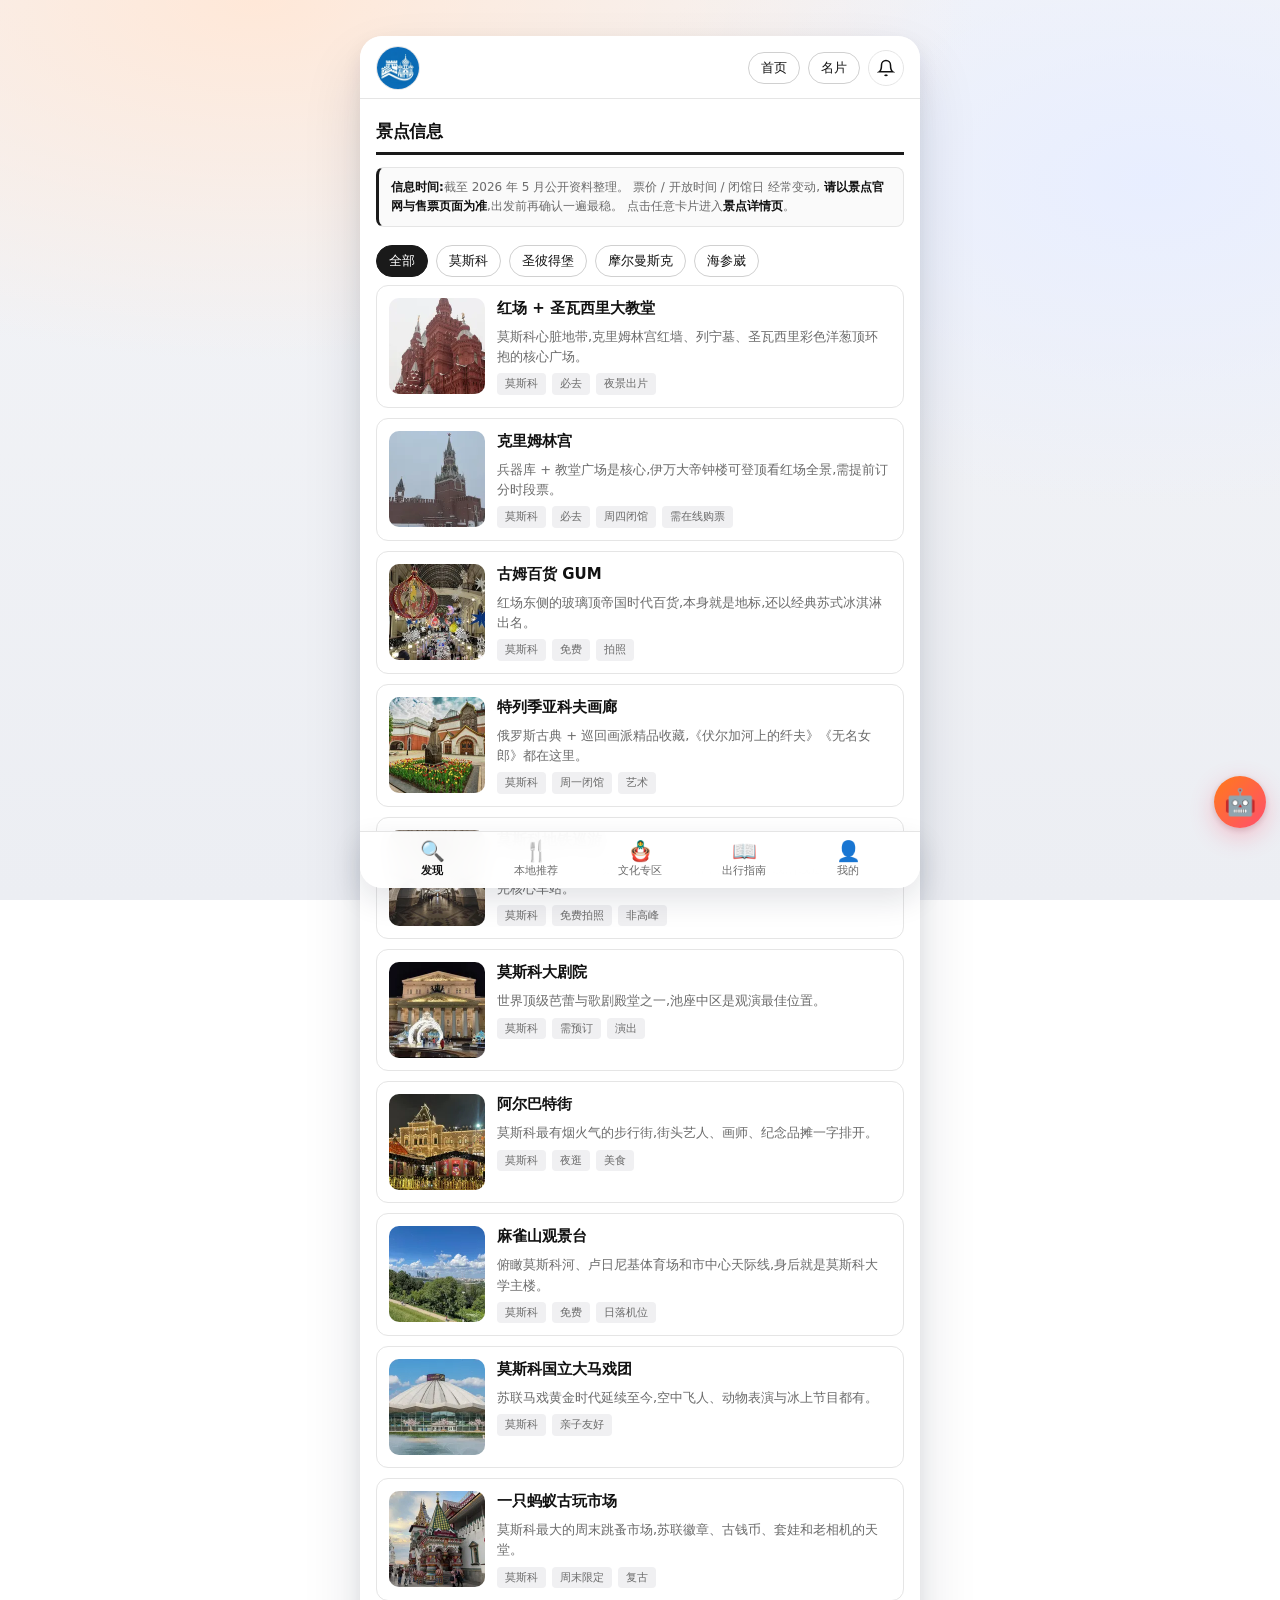
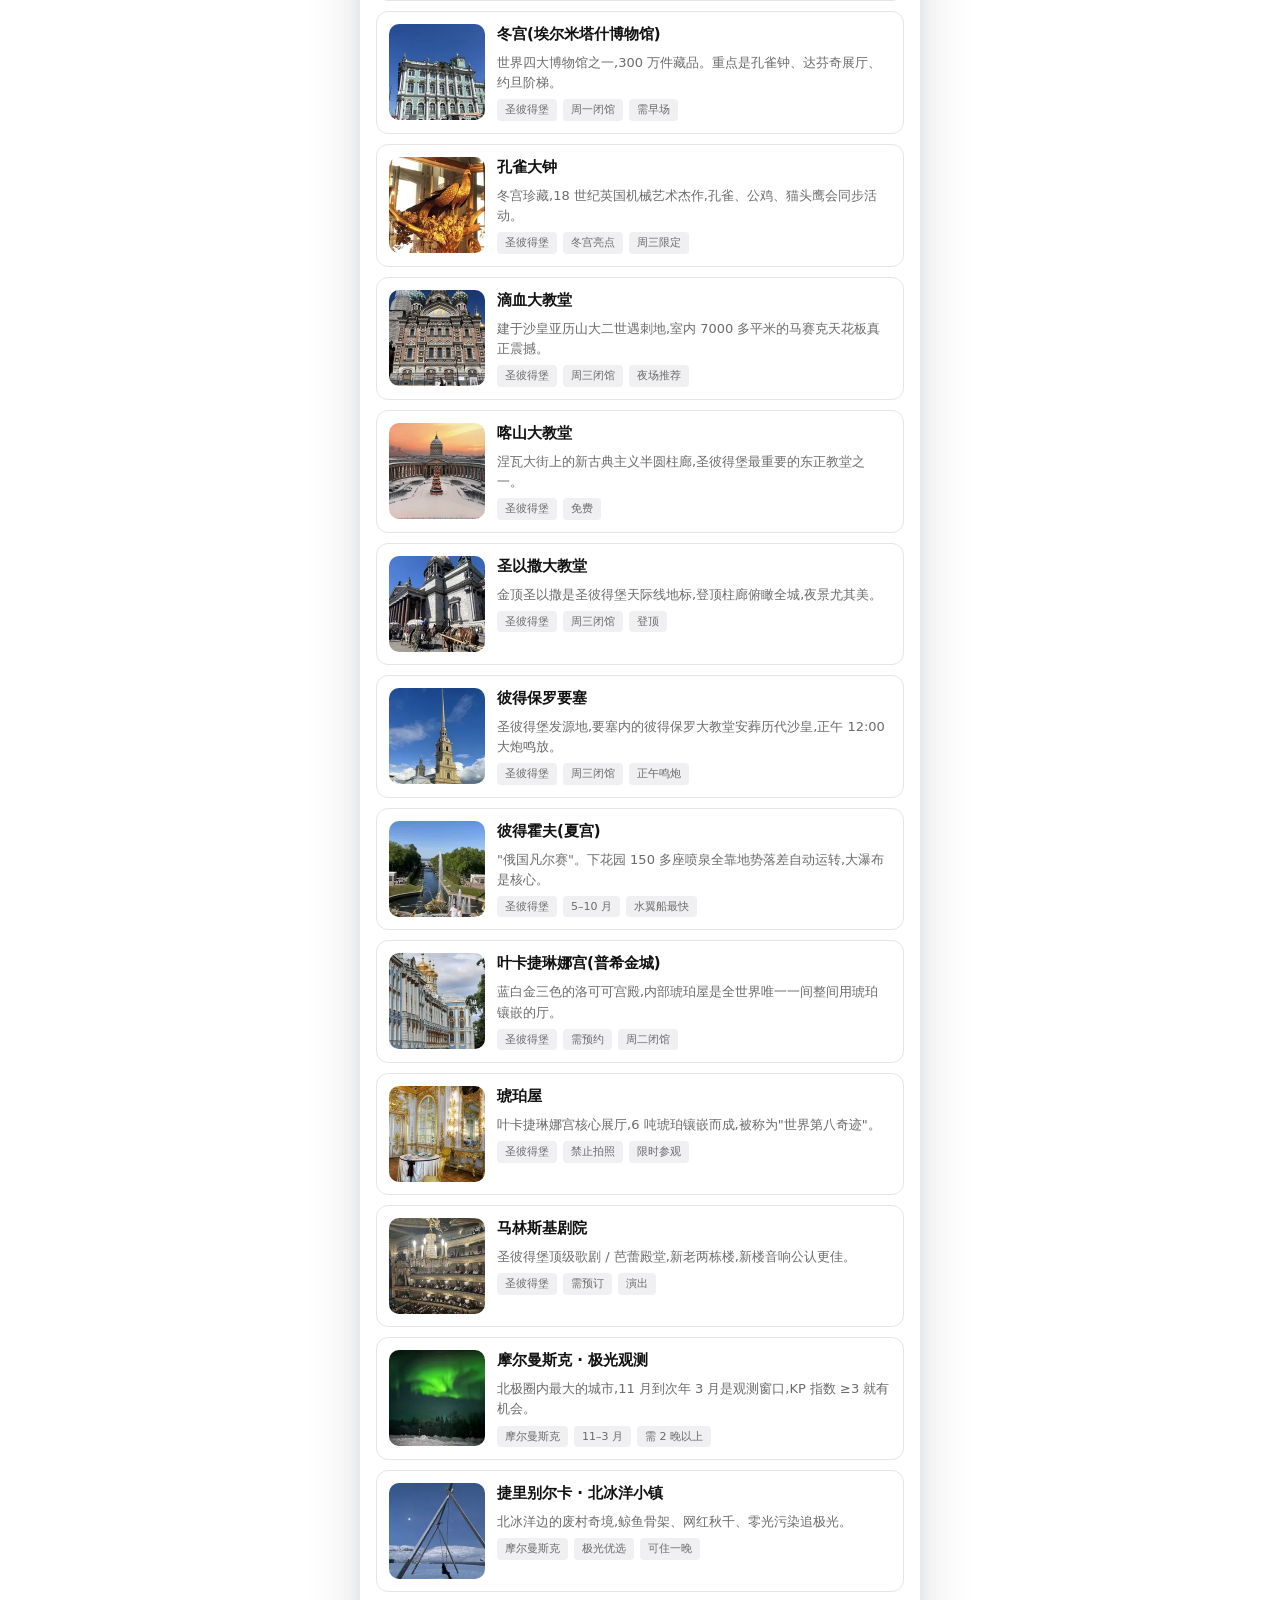
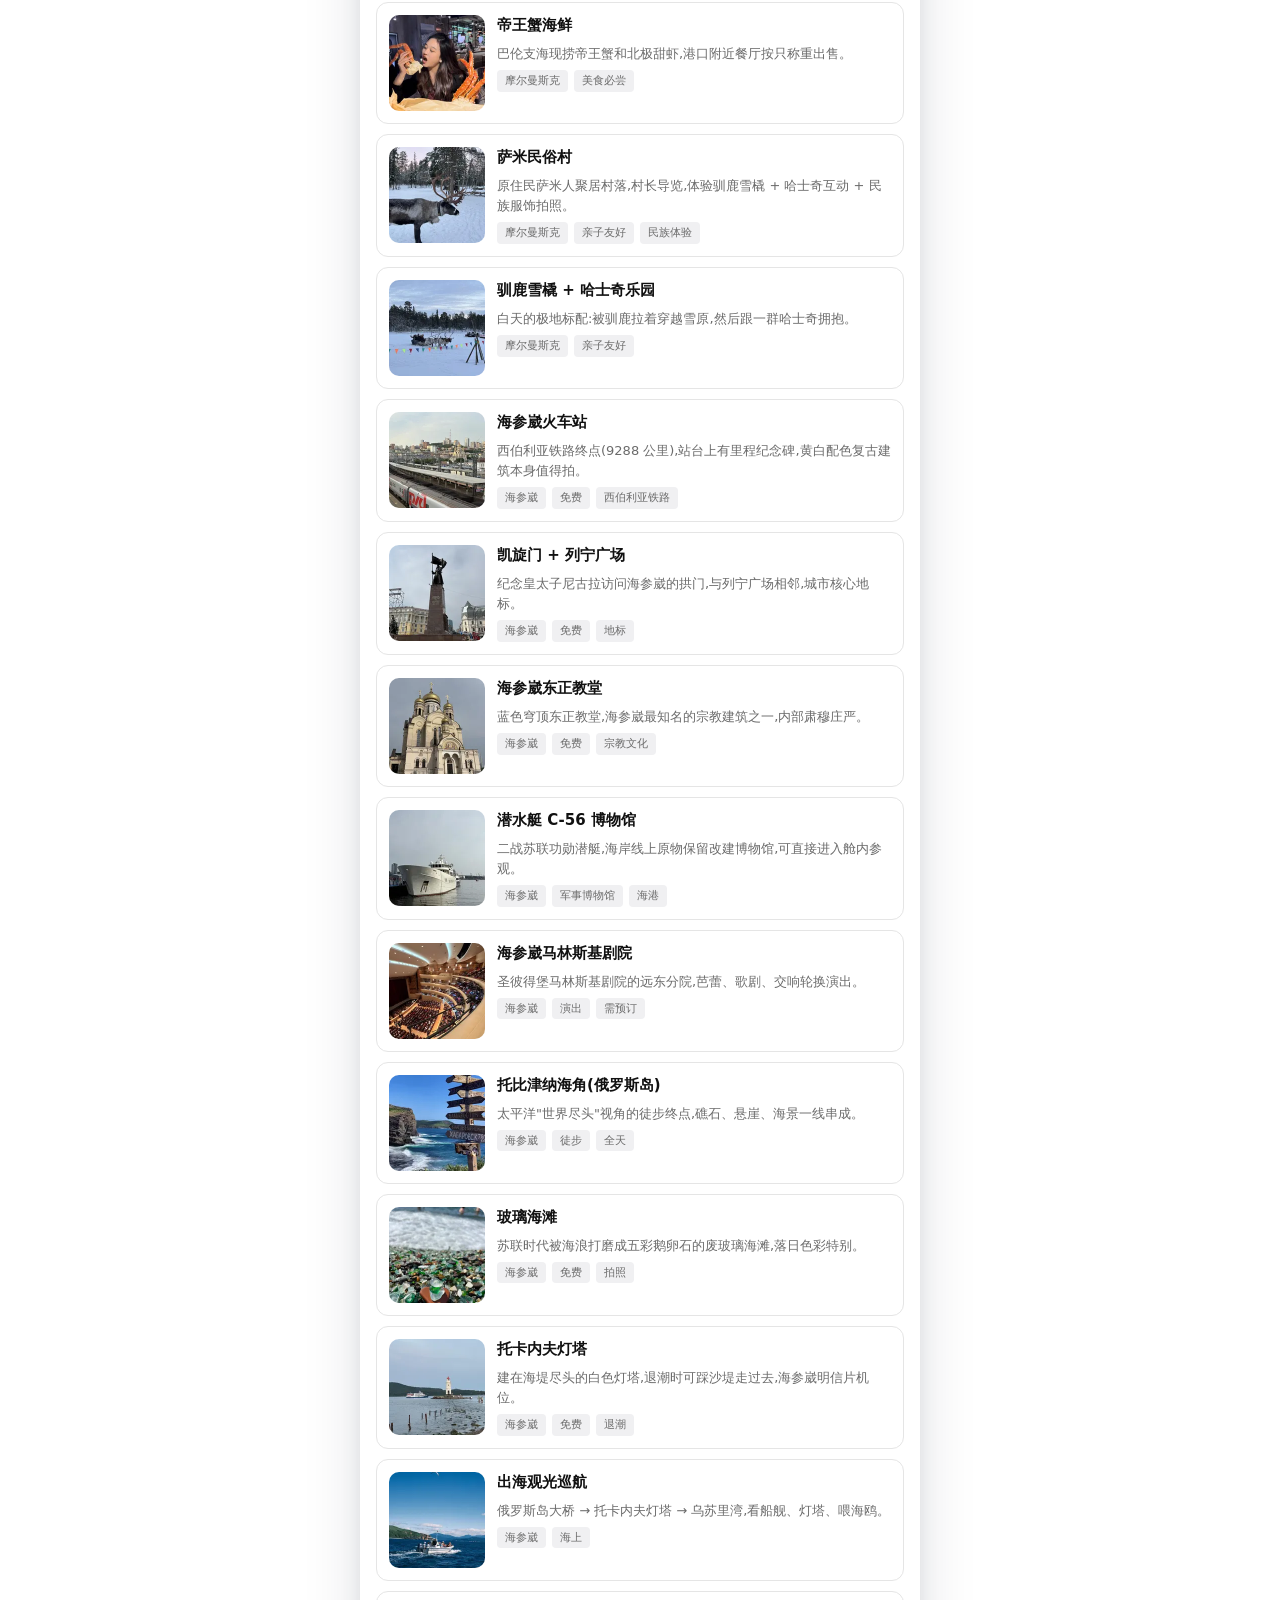
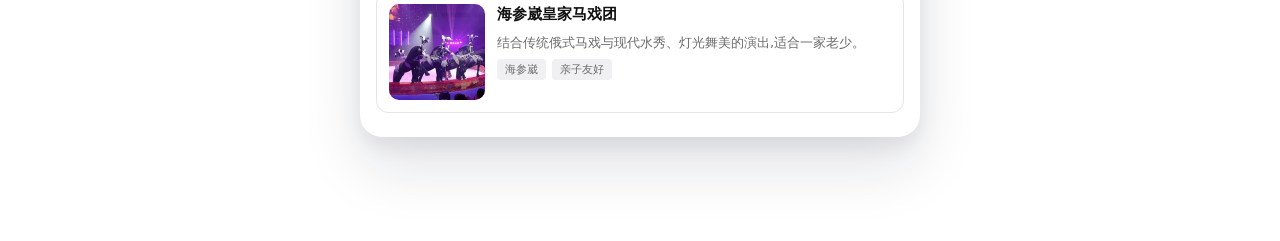
<file: spots.html>
<!DOCTYPE html>
<html lang="zh-Hans-CN">
  <head>
    <meta charset="utf-8" />
    <meta name="viewport" content="width=device-width, initial-scale=1, viewport-fit=cover" />
    <meta name="theme-color" content="#f7f7f8" />
    <title>派大欣环游记 · 景点信息</title>
    <link rel="icon" type="image/x-icon" href="assets/opt/favicon.ico" />
    <link rel="apple-touch-icon" href="assets/opt/apple-touch-icon.png?v=29" />
    <link rel="stylesheet" href="styles.css?v=29" />
  </head>
  <body data-active="discover">
    <div class="app">
      <div data-include="topbar"></div>

      <main>
        <section class="section" aria-labelledby="spots-title">
          <div class="section-head">
            <h2 id="spots-title" class="section-title">景点信息</h2>
          </div>

          <p class="notice">
            <strong>信息时间:</strong>截至 2026 年 5 月公开资料整理。
            票价 / 开放时间 / 闭馆日 经常变动,
            <strong>请以景点官网与售票页面为准</strong>,出发前再确认一遍最稳。
            点击任意卡片进入<strong>景点详情页</strong>。
          </p>

          <div class="chip-row" role="tablist" aria-label="城市筛选">
            <button class="chip is-active" type="button" data-city="all">全部</button>
            <button class="chip" type="button" data-city="moscow">莫斯科</button>
            <button class="chip" type="button" data-city="spb">圣彼得堡</button>
            <button class="chip" type="button" data-city="murmansk">摩尔曼斯克</button>
            <button class="chip" type="button" data-city="vladivostok">海参崴</button>
          </div>

          <div class="news-list" aria-label="景点列表" id="spot-list">
            <!-- 列表由 spots-data.js 渲染 -->
          </div>
        </section>
      </main>

      <div data-include="bottomnav"></div>
    </div>

    <script src="spots-data.js?v=29"></script>
    <script src="app.js?v=29"></script>
    <script src="assistant.js?v=29"></script>
    <script>
      (() => {
        const list = document.getElementById("spot-list");
        const db = window.SPOT_DB || {};
        // 城市排序:莫斯科 → 圣彼得堡 → 摩尔曼斯克 → 海参崴
        const cityOrder = { moscow: 0, spb: 1, murmansk: 2, vladivostok: 3 };
        const cityLabel = { moscow: "莫斯科", spb: "圣彼得堡", murmansk: "摩尔曼斯克", vladivostok: "海参崴" };

        const items = Object.entries(db).sort((a, b) => {
          return (cityOrder[a[1].city] ?? 99) - (cityOrder[b[1].city] ?? 99);
        });

        list.innerHTML = items.map(([id, s]) => {
          const tags = (s.tags || []).map(t => `<span class="tag">${t}</span>`).join("");
          return `
            <a class="news-item" href="spot.html?id=${id}" data-city="${s.city}">
              <img class="news-thumb" src="assets/opt/spot-${s.img}-thumb.webp?v=29" alt="${s.title}" width="96" height="96" loading="lazy" />
              <div class="news-text">
                <h3 class="news-title">${s.title}</h3>
                <p class="news-summary news-summary--clamp">${s.lead}</p>
                <div class="tag-row">${tags}</div>
              </div>
            </a>
          `;
        }).join("");

        // 城市筛选
        const chips = document.querySelectorAll(".chip[data-city]");
        const allItems = list.querySelectorAll("[data-city]");
        chips.forEach((chip) => {
          chip.addEventListener("click", () => {
            const key = chip.dataset.city;
            chips.forEach((c) => c.classList.toggle("is-active", c === chip));
            allItems.forEach((it) => {
              if (key === "all" || it.dataset.city === key) it.style.display = "";
              else it.style.display = "none";
            });
          });
        });
      })();
    </script>
  </body>
</html>
</file>
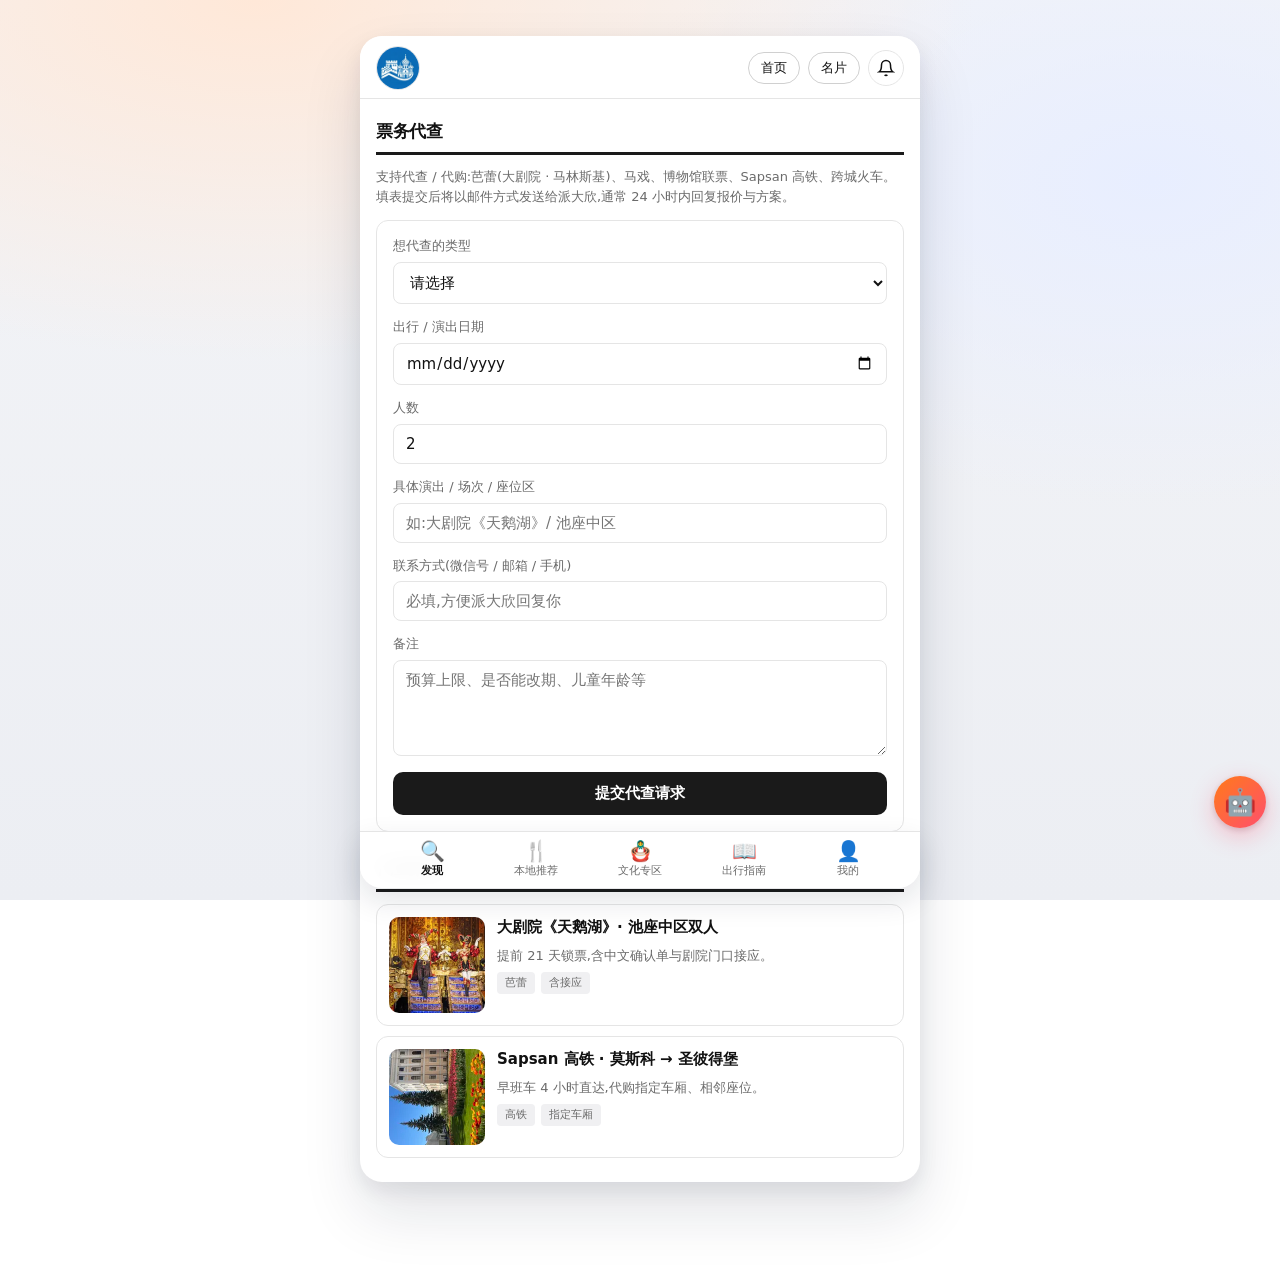
<file: tickets.html>
<!DOCTYPE html>
<html lang="zh-Hans-CN">
  <head>
    <meta charset="utf-8" />
    <meta name="viewport" content="width=device-width, initial-scale=1, viewport-fit=cover" />
    <meta name="theme-color" content="#f7f7f8" />
    <title>派大欣环游记 · 票务代查</title>
    <link rel="icon" type="image/x-icon" href="assets/opt/favicon.ico" />
    <link rel="apple-touch-icon" href="assets/opt/apple-touch-icon.png?v=29" />
    <link rel="stylesheet" href="styles.css?v=29" />
  </head>
  <body data-active="discover">
    <div class="app">
      <div data-include="topbar"></div>

      <main>
        <section class="section" aria-labelledby="tickets-title">
          <div class="section-head">
            <h2 id="tickets-title" class="section-title">票务代查</h2>
          </div>
          <p style="margin:0 0 12px;color:var(--muted);font-size:13px;line-height:1.6;">
            支持代查 / 代购:芭蕾(大剧院 · 马林斯基)、马戏、博物馆联票、Sapsan 高铁、跨城火车。
            填表提交后将以邮件方式发送给派大欣,通常 24 小时内回复报价与方案。
          </p>

          <form class="form-card" id="ticket-form" novalidate>
            <div class="form-row">
              <label class="form-label" for="t-type">想代查的类型</label>
              <select class="form-select" id="t-type" name="type" required>
                <option value="">请选择</option>
                <option>芭蕾舞剧</option>
                <option>歌剧 / 音乐会</option>
                <option>马戏 / 冰上演出</option>
                <option>博物馆 / 联票</option>
                <option>Sapsan 高铁</option>
                <option>跨城火车 / 卧铺</option>
                <option>其他(备注里写)</option>
              </select>
            </div>

            <div class="form-row">
              <label class="form-label" for="t-date">出行 / 演出日期</label>
              <input class="form-input" type="date" id="t-date" name="date" required />
            </div>

            <div class="form-row">
              <label class="form-label" for="t-people">人数</label>
              <input class="form-input" type="number" min="1" max="20" value="2" id="t-people" name="people" required />
            </div>

            <div class="form-row">
              <label class="form-label" for="t-target">具体演出 / 场次 / 座位区</label>
              <input class="form-input" type="text" id="t-target" name="target" placeholder="如:大剧院《天鹅湖》/ 池座中区" />
            </div>

            <div class="form-row">
              <label class="form-label" for="t-contact">联系方式(微信号 / 邮箱 / 手机)</label>
              <input class="form-input" type="text" id="t-contact" name="contact" required placeholder="必填,方便派大欣回复你" />
            </div>

            <div class="form-row">
              <label class="form-label" for="t-note">备注</label>
              <textarea class="form-textarea" id="t-note" name="note" placeholder="预算上限、是否能改期、儿童年龄等"></textarea>
            </div>

            <button type="submit" class="form-submit">提交代查请求</button>
          </form>

          <div class="section-head" style="margin-top:24px;">
            <h2 class="section-title">代查案例</h2>
          </div>
          <div class="news-list" aria-label="代查案例">
            <div class="news-item" role="group">
              <img class="news-thumb" src="assets/opt/pdx_pic4-thumb.webp?v=29" alt="芭蕾代购案例" width="96" height="96" loading="lazy" />
              <div class="news-text">
                <h3 class="news-title">大剧院《天鹅湖》· 池座中区双人</h3>
                <p class="news-summary">提前 21 天锁票,含中文确认单与剧院门口接应。</p>
                <div class="tag-row">
                  <span class="tag">芭蕾</span>
                  <span class="tag">含接应</span>
                </div>
              </div>
            </div>
            <div class="news-item" role="group">
              <img class="news-thumb" src="assets/opt/pdx_pic2-thumb.webp?v=29" alt="Sapsan 案例" width="96" height="96" loading="lazy" />
              <div class="news-text">
                <h3 class="news-title">Sapsan 高铁 · 莫斯科 → 圣彼得堡</h3>
                <p class="news-summary">早班车 4 小时直达,代购指定车厢、相邻座位。</p>
                <div class="tag-row">
                  <span class="tag">高铁</span>
                  <span class="tag">指定车厢</span>
                </div>
              </div>
            </div>
          </div>
        </section>
      </main>

      <div data-include="bottomnav"></div>
    </div>

    <script src="app.js?v=29"></script>
    <script src="assistant.js?v=29"></script>
    <script>
      (() => {
        const form = document.getElementById("ticket-form");
        if (!form) return;
        form.addEventListener("submit", (e) => {
          e.preventDefault();
          const data = new FormData(form);
          const lines = [
            "票务代查请求",
            "------------",
            `类型:${data.get("type") || "(未选)"}`,
            `日期:${data.get("date") || "(未填)"}`,
            `人数:${data.get("people") || "(未填)"}`,
            `具体演出/座位:${data.get("target") || "(未填)"}`,
            `联系方式:${data.get("contact") || "(未填)"}`,
            `备注:${data.get("note") || "(无)"}`,
          ];
          const body = encodeURIComponent(lines.join("\n"));
          const subject = encodeURIComponent("[票务代查] " + (data.get("type") || ""));
          window.location.href = `mailto:hi@paidaxin.travel?subject=${subject}&body=${body}`;
        });
      })();
    </script>
  </body>
</html>
</file>
<file: styles.css>
:root {
  --bg: #f7f7f8;
  --surface: #ffffff;
  --text: #111111;
  --muted: #6b6b6b;
  --line: #e5e5e5;
  --accent: #1a1a1a;
  --nav-h: 56px;
  --radius: 12px;
  --safe-b: env(safe-area-inset-bottom, 0px);
  --safe-t: env(safe-area-inset-top, 0px);
}

*,
*::before,
*::after {
  box-sizing: border-box;
}

html {
  -webkit-text-size-adjust: 100%;
}

body {
  margin: 0;
  font-family: system-ui, -apple-system, "PingFang SC", "Hiragino Sans GB",
    "Microsoft YaHei", sans-serif;
  background: var(--bg);
  color: var(--text);
  line-height: 1.45;
  padding-top: var(--safe-t);
  padding-bottom: calc(var(--nav-h) + var(--safe-b) + 12px);
}

.app {
  max-width: 480px;
  margin: 0 auto;
  min-height: 100vh;
}

/* —— 顶栏 —— */
.top-bar {
  display: flex;
  align-items: center;
  justify-content: space-between;
  gap: 12px;
  padding: 10px 16px 8px;
  background: var(--surface);
  border-bottom: 1px solid var(--line);
}

.brand {
  display: flex;
  align-items: center;
  gap: 10px;
  min-width: 0;
}

.brand-avatar {
  width: 44px;
  height: 44px;
  border-radius: 50%;
  object-fit: cover;
  flex-shrink: 0;
  border: 1px solid var(--line);
}

.top-actions {
  display: flex;
  align-items: center;
  gap: 8px;
  flex-shrink: 0;
}

.pill {
  padding: 6px 12px;
  font-size: 13px;
  color: var(--text);
  background: var(--surface);
  border: 1px solid #d0d0d0;
  border-radius: 999px;
  text-decoration: none;
  white-space: nowrap;
}

.pill:active {
  opacity: 0.85;
}

.icon-btn {
  width: 36px;
  height: 36px;
  border-radius: 50%;
  border: 1px solid var(--line);
  background: var(--surface);
  display: grid;
  place-items: center;
  padding: 0;
  cursor: pointer;
  color: var(--text);
}

.icon-btn svg {
  width: 18px;
  height: 18px;
}

/* —— 功能列表 —— */
.features {
  display: grid;
  grid-template-columns: repeat(4, 1fr);
  gap: 8px;
  padding: 14px 16px 18px;
  background: var(--surface);
  border-bottom: 1px solid var(--line);
}

.features.features--cols-5 {
  grid-template-columns: repeat(5, 1fr);
}

.features.features--cols-5 .feature-label {
  font-size: 11px;
  white-space: nowrap;
}

.features.features--cols-5 .feature-emoji {
  font-size: 24px;
}

.feature-item {
  display: flex;
  flex-direction: column;
  align-items: center;
  gap: 6px;
  text-align: center;
  padding: 8px 4px;
  border-radius: 10px;
  text-decoration: none;
  color: inherit;
  transition: background 0.15s;
}

.feature-item:active {
  background: #f0f0f2;
}

.feature-emoji {
  font-size: 26px;
  line-height: 1;
}

.feature-label {
  font-size: 12px;
  color: var(--text);
  font-weight: 500;
}

/* —— 区块标题 —— */
main {
  padding: 0 16px 24px;
}

.section {
  margin-top: 20px;
}

.section-head {
  display: flex;
  align-items: flex-end;
  justify-content: space-between;
  gap: 12px;
  margin-bottom: 12px;
  border-bottom: 3px solid var(--accent);
}

.section-title {
  margin: 0;
  font-size: 17px;
  font-weight: 700;
  letter-spacing: -0.02em;
  padding-bottom: 8px;
}

.section-more {
  font-size: 13px;
  color: var(--muted);
  text-decoration: none;
  padding-bottom: 8px;
  white-space: nowrap;
}

.section-more:active {
  opacity: 0.7;
}

/* 兼容旧用法:section-title 直接放在 section 下时仍能撑满下划线 */
.section > .section-title {
  display: block;
  padding-bottom: 8px;
  border-bottom: 3px solid var(--accent);
  margin: 0 0 12px;
}

/* —— 核心推荐卡片 —— */
.rec-strip {
  display: flex;
  gap: 12px;
  overflow-x: auto;
  -webkit-overflow-scrolling: touch;
  scroll-snap-type: x mandatory;
  padding-bottom: 8px;
  margin-left: -16px;
  margin-right: -16px;
  padding-left: 16px;
  padding-right: 16px;
}

.rec-strip::-webkit-scrollbar {
  display: none;
}

.rec-card {
  flex: 0 0 360px;
  scroll-snap-align: start;
  display: flex;
  align-items: stretch;
  background: var(--surface);
  border: 1px solid var(--line);
  border-radius: var(--radius);
  overflow: hidden;
  box-shadow: 0 1px 0 rgba(0, 0, 0, 0.04);
  text-decoration: none;
  color: inherit;
}

a.rec-card,
a.rec-card:visited,
a.rec-card:hover,
a.rec-card:active {
  text-decoration: none;
  color: inherit;
}

a.rec-card .rec-title,
a.rec-card .rec-sub,
a.rec-card .rec-desc {
  text-decoration: none;
}

.rec-cover {
  width: 132px;
  height: 100%;
  min-height: 116px;
  display: block;
  object-fit: cover;
  flex-shrink: 0;
  background: #e8e8ec;
}

.rec-body {
  min-width: 0;
  flex: 1;
  padding: 14px 14px 16px;
}

.rec-title {
  margin: 0 0 6px;
  font-size: 16px;
  font-weight: 700;
  line-height: 1.35;
}

.rec-sub {
  margin: 0 0 10px;
  font-size: 13px;
  color: var(--muted);
}

.rec-desc {
  margin: 0;
  font-size: 13px;
  color: var(--muted);
  line-height: 1.5;
}

/* —— 资讯/列表 —— */
.news-list {
  display: flex;
  flex-direction: column;
  gap: 10px;
}

/* 仅首页需要"短小窗 + 内部滚动"的效果时显式叠加 */
.news-list--scroll {
  max-height: 420px;
  overflow-y: auto;
  padding-right: 4px;
  scroll-behavior: smooth;
}

.news-list--scroll::-webkit-scrollbar {
  display: none;
}

.news-item {
  display: flex;
  gap: 12px;
  padding: 12px;
  background: var(--surface);
  border: 1px solid var(--line);
  border-radius: var(--radius);
  text-decoration: none;
  color: inherit;
  align-items: flex-start;
}

.news-item:active {
  background: #fafafa;
}

.news-thumb {
  width: 96px;
  height: 96px;
  border-radius: 10px;
  object-fit: cover;
  flex-shrink: 0;
  background: #e8e8ec;
}

.news-text {
  min-width: 0;
  flex: 1;
}

.news-title {
  margin: 0 0 8px;
  font-size: 15px;
  font-weight: 700;
  line-height: 1.4;
}

.news-summary {
  margin: 0;
  font-size: 13px;
  color: var(--muted);
  line-height: 1.55;
}

/* 首页那种紧凑摘要要 4 行裁切时,显式叠加这个类 */
.news-summary--clamp {
  display: -webkit-box;
  -webkit-line-clamp: 4;
  line-clamp: 4;
  -webkit-box-orient: vertical;
  overflow: hidden;
}

/* —— 底部导航 —— */
.bottom-nav {
  position: fixed;
  left: 0;
  right: 0;
  bottom: 0;
  z-index: 50;
  padding-bottom: var(--safe-b);
  background: rgba(255, 255, 255, 0.94);
  -webkit-backdrop-filter: blur(10px);
  backdrop-filter: blur(10px);
  border-top: 1px solid var(--line);
}

.bottom-nav-inner {
  display: flex;
  justify-content: space-around;
  align-items: stretch;
  min-height: var(--nav-h);
  width: 100%;
  max-width: 480px;
  margin: 0 auto;
}

.nav-item {
  flex: 1;
  display: flex;
  flex-direction: column;
  align-items: center;
  justify-content: center;
  gap: 2px;
  padding: 8px 4px;
  font-size: 11px;
  color: var(--muted);
  text-decoration: none;
  border: none;
  background: transparent;
  cursor: pointer;
  font-family: inherit;
  -webkit-tap-highlight-color: transparent;
}

.nav-item .nav-emoji {
  font-size: 20px;
  line-height: 1;
}

.nav-item.is-active {
  color: var(--text);
  font-weight: 600;
}

/* —— 通用组件 —— */

/* chip:筛选/分类小标签,可点击 */
.chip-row {
  display: flex;
  flex-wrap: nowrap;
  gap: 8px;
  overflow-x: auto;
  -webkit-overflow-scrolling: touch;
  padding: 4px 0 8px;
  margin-left: -16px;
  margin-right: -16px;
  padding-left: 16px;
  padding-right: 16px;
}

.chip-row::-webkit-scrollbar {
  display: none;
}

.chip {
  display: inline-flex;
  align-items: center;
  gap: 4px;
  padding: 6px 12px;
  font-size: 13px;
  color: var(--text);
  background: var(--surface);
  border: 1px solid #d0d0d0;
  border-radius: 999px;
  text-decoration: none;
  white-space: nowrap;
  cursor: pointer;
  font-family: inherit;
}

.chip:active {
  opacity: 0.85;
}

.chip.is-active {
  color: var(--surface);
  background: var(--accent);
  border-color: var(--accent);
}

/* tag:静态小标签,展示属性 */
.tag {
  display: inline-block;
  padding: 2px 8px;
  font-size: 11px;
  color: var(--muted);
  background: #f0f0f2;
  border-radius: 4px;
  line-height: 1.6;
}

.tag-row {
  display: flex;
  flex-wrap: wrap;
  gap: 6px;
  margin-top: 6px;
}

/* cell:列表项(我的页/设置页常用) */
.cell-group {
  background: var(--surface);
  border: 1px solid var(--line);
  border-radius: var(--radius);
  overflow: hidden;
  margin-bottom: 12px;
}

.cell {
  display: flex;
  align-items: center;
  gap: 12px;
  padding: 14px 16px;
  text-decoration: none;
  color: var(--text);
  border-bottom: 1px solid var(--line);
  background: var(--surface);
  font-size: 15px;
}

.cell:last-child {
  border-bottom: none;
}

.cell:active {
  background: #fafafa;
}

.cell-icon {
  font-size: 18px;
  line-height: 1;
  flex-shrink: 0;
}

.cell-label {
  flex: 1;
  min-width: 0;
}

.cell-extra {
  font-size: 13px;
  color: var(--muted);
}

.cell-arrow {
  color: #c0c0c4;
  font-size: 16px;
  line-height: 1;
}

/* form-card:表单卡(票务代查/咨询提交等) */
.form-card {
  background: var(--surface);
  border: 1px solid var(--line);
  border-radius: var(--radius);
  padding: 16px;
}

.form-row {
  display: flex;
  flex-direction: column;
  gap: 6px;
  margin-bottom: 14px;
}

.form-row:last-of-type {
  margin-bottom: 0;
}

.form-label {
  font-size: 13px;
  color: var(--muted);
  font-weight: 500;
}

.form-input,
.form-textarea,
.form-select {
  width: 100%;
  padding: 10px 12px;
  font-size: 15px;
  font-family: inherit;
  color: var(--text);
  background: var(--surface);
  border: 1px solid var(--line);
  border-radius: 8px;
  outline: none;
}

.form-input:focus,
.form-textarea:focus,
.form-select:focus {
  border-color: var(--text);
}

.form-textarea {
  min-height: 96px;
  resize: vertical;
}

.form-submit {
  display: block;
  width: 100%;
  margin-top: 16px;
  padding: 12px 16px;
  font-size: 15px;
  font-weight: 600;
  font-family: inherit;
  color: var(--surface);
  background: var(--accent);
  border: none;
  border-radius: 10px;
  cursor: pointer;
}

.form-submit:active {
  opacity: 0.85;
}

/* timeline:行程时间轴 */
.timeline {
  position: relative;
  padding-left: 20px;
}

.timeline::before {
  content: "";
  position: absolute;
  left: 5px;
  top: 6px;
  bottom: 6px;
  width: 1px;
  background: var(--line);
}

.timeline-item {
  position: relative;
  padding: 0 0 18px;
}

.timeline-item:last-child {
  padding-bottom: 0;
}

.timeline-item::before {
  content: "";
  position: absolute;
  left: -19px;
  top: 6px;
  width: 9px;
  height: 9px;
  border-radius: 50%;
  background: var(--accent);
  border: 2px solid var(--surface);
  box-shadow: 0 0 0 1px var(--accent);
}

.timeline-time {
  font-size: 12px;
  color: var(--muted);
  margin-bottom: 2px;
}

.timeline-title {
  margin: 0 0 4px;
  font-size: 15px;
  font-weight: 600;
  line-height: 1.4;
}

.timeline-desc {
  margin: 0;
  font-size: 13px;
  color: var(--muted);
  line-height: 1.55;
}

.timeline-day {
  margin: 18px 0 10px;
  font-size: 14px;
  font-weight: 700;
  letter-spacing: 0.02em;
}

.timeline-day:first-child {
  margin-top: 0;
}

/* —— 信息提示条(信息时间/免责)—— */
.notice {
  margin: 0 0 14px;
  padding: 10px 12px;
  font-size: 12px;
  color: var(--muted);
  background: #fafafa;
  border: 1px solid var(--line);
  border-left: 3px solid var(--accent);
  border-radius: 8px;
  line-height: 1.6;
}

.notice strong {
  color: var(--text);
}

/* —— 景点详情迷你信息行 —— */
.spot-meta {
  display: grid;
  grid-template-columns: auto 1fr;
  gap: 4px 10px;
  margin-top: 8px;
  font-size: 12px;
  line-height: 1.5;
}

.spot-meta dt {
  color: var(--muted);
  font-weight: 500;
}

.spot-meta dd {
  margin: 0;
  color: var(--text);
}

/* —— 长文本主体(指南页/资讯详情)—— */
.prose {
  font-size: 14px;
  line-height: 1.7;
  color: var(--text);
}

.prose p {
  margin: 0 0 10px;
}

.prose h3 {
  margin: 18px 0 8px;
  font-size: 15px;
  font-weight: 700;
}

.prose h4 {
  margin: 12px 0 6px;
  font-size: 14px;
  font-weight: 600;
  color: var(--text);
}

.prose ul {
  margin: 0 0 10px;
  padding-left: 20px;
}

.prose ul li {
  margin: 4px 0;
}

.prose .muted {
  color: var(--muted);
}

.prose-card {
  background: var(--surface);
  border: 1px solid var(--line);
  border-radius: var(--radius);
  padding: 16px;
}

/* —— 我的 / 名片 专用 —— */

.profile-banner {
  display: flex;
  align-items: center;
  gap: 14px;
  padding: 18px 16px;
  background: var(--surface);
  border: 1px solid var(--line);
  border-radius: var(--radius);
  margin-bottom: 14px;
}

.profile-avatar {
  width: 64px;
  height: 64px;
  border-radius: 50%;
  object-fit: cover;
  border: 1px solid var(--line);
  flex-shrink: 0;
}

.profile-meta {
  min-width: 0;
  flex: 1;
}

.profile-name {
  margin: 0 0 4px;
  font-size: 17px;
  font-weight: 700;
  letter-spacing: -0.01em;
}

.profile-sub {
  margin: 0;
  font-size: 13px;
  color: var(--muted);
  line-height: 1.5;
}

.profile-action {
  flex-shrink: 0;
  padding: 6px 12px;
  font-size: 13px;
  background: var(--surface);
  border: 1px solid #d0d0d0;
  border-radius: 999px;
  color: var(--text);
  text-decoration: none;
  white-space: nowrap;
}

.card-hero {
  position: relative;
  text-align: center;
  padding: 24px 16px 18px;
  background: var(--surface);
  border: 1px solid var(--line);
  border-radius: var(--radius);
  margin-bottom: 14px;
}

.card-hero-avatar {
  width: 96px;
  height: 96px;
  border-radius: 50%;
  object-fit: cover;
  border: 1px solid var(--line);
  margin: 0 auto 10px;
  display: block;
}

.card-hero-name {
  margin: 0 0 4px;
  font-size: 20px;
  font-weight: 700;
  letter-spacing: -0.01em;
}

.card-hero-role {
  margin: 0 0 10px;
  font-size: 13px;
  color: var(--muted);
}

.card-info {
  background: var(--surface);
  border: 1px solid var(--line);
  border-radius: var(--radius);
  overflow: hidden;
  margin-bottom: 14px;
}

.card-info-row {
  display: flex;
  align-items: baseline;
  gap: 14px;
  padding: 12px 16px;
  border-bottom: 1px solid var(--line);
  font-size: 14px;
}

.card-info-row:last-child {
  border-bottom: none;
}

.card-info-key {
  width: 84px;
  flex-shrink: 0;
  color: var(--muted);
  font-size: 13px;
}

.card-info-val {
  flex: 1;
  min-width: 0;
  color: var(--text);
  word-break: break-all;
}

.card-cta {
  display: flex;
  gap: 10px;
}

.card-cta .btn {
  flex: 1;
  padding: 12px 14px;
  font-size: 14px;
  font-weight: 600;
  font-family: inherit;
  border-radius: 10px;
  text-align: center;
  text-decoration: none;
  cursor: pointer;
  border: 1px solid var(--line);
}

.card-cta .btn-primary {
  background: var(--accent);
  color: var(--surface);
  border-color: var(--accent);
}

.card-cta .btn-secondary {
  background: var(--surface);
  color: var(--text);
}

.card-cta .btn:active {
  opacity: 0.85;
}

/* —— 桌面端略放宽 —— */
@media (min-width: 600px) {
  body {
    padding-bottom: calc(var(--nav-h) + 24px);
  }

  .bottom-nav-inner {
    max-width: 520px;
    border-radius: 16px 16px 0 0;
    box-shadow: 0 -4px 24px rgba(0, 0, 0, 0.06);
  }
}

/* —— PC 端:把"手机条"漂亮地嵌进桌面视口 —— */
@media (min-width: 768px) {
  body {
    background:
      radial-gradient(1200px 600px at 20% 0%, #ffe8d8 0%, transparent 60%),
      radial-gradient(1000px 600px at 90% 20%, #e8eeff 0%, transparent 55%),
      linear-gradient(180deg, #f3f4f7 0%, #eceef3 100%);
    background-attachment: fixed;
    padding-top: 24px;
    padding-bottom: calc(var(--nav-h) + 36px);
  }

  .app {
    max-width: 520px;
    background: var(--surface);
    border-radius: 22px;
    box-shadow:
      0 30px 60px rgba(20, 24, 50, 0.12),
      0 8px 20px rgba(20, 24, 50, 0.08);
    overflow: hidden;
    margin-top: 12px;
    margin-bottom: 12px;
    min-height: calc(100vh - 48px);
  }

  /* 顶栏在卡片内,顶角随卡片圆角 */
  .top-bar {
    border-radius: 22px 22px 0 0;
  }

  /* 底部 Tab 不再贴屏幕底,而是贴在"手机卡片"底部 */
  .bottom-nav {
    position: fixed;
    left: 50%;
    right: auto;
    bottom: 12px;
    transform: translateX(-50%);
    width: 520px;
    max-width: calc(100vw - 24px);
    border-radius: 0 0 22px 22px;
    border-top: 1px solid var(--line);
    background: rgba(255, 255, 255, 0.96);
    box-shadow: 0 12px 30px rgba(20, 24, 50, 0.12);
  }

  .bottom-nav-inner {
    max-width: 520px;
    border-radius: 0;
    box-shadow: none;
  }

  /* AI 悬浮按钮贴在卡片右下,不再追屏幕角 */
  .ai-fab {
    right: calc(50vw - 260px - 8px);
    bottom: calc(var(--nav-h) + 28px);
  }

  /* AI 弹窗:PC 居中且限宽 */
  .ai-modal {
    align-items: center;
    padding: 24px;
  }
  .ai-panel {
    max-width: 460px;
    height: 78vh;
    max-height: 720px;
    border-radius: 18px;
  }
}

@media (min-width: 1100px) {
  /* 大屏再略放宽,但内容栏依然不展宽,保持移动端阅读节奏 */
  .app {
    max-width: 560px;
  }
  .bottom-nav {
    width: 560px;
  }
  .ai-fab {
    right: calc(50vw - 280px - 8px);
  }
}

/* ============ AI 助手悬浮窗 ============ */
.ai-assistant {
  position: fixed;
  inset: 0;
  pointer-events: none;
  z-index: 9999;
}

.ai-fab {
  pointer-events: auto;
  position: fixed;
  right: 14px;
  bottom: calc(var(--nav-h) + var(--safe-b) + 16px);
  width: 52px;
  height: 52px;
  border-radius: 50%;
  background: linear-gradient(135deg, #ff7a1a 0%, #ff4f6d 100%);
  border: none;
  color: #fff;
  font-size: 26px;
  box-shadow: 0 8px 24px rgba(255, 79, 109, 0.32),
    0 2px 6px rgba(0, 0, 0, 0.16);
  display: flex;
  align-items: center;
  justify-content: center;
  cursor: pointer;
  transition: transform 0.18s ease, box-shadow 0.18s ease;
}

.ai-fab:active {
  transform: scale(0.94);
}

.ai-fab:hover {
  box-shadow: 0 10px 28px rgba(255, 79, 109, 0.4),
    0 3px 8px rgba(0, 0, 0, 0.18);
}

.ai-fab-emoji {
  line-height: 1;
}

body.ai-modal-open {
  overflow: hidden;
}

.ai-modal {
  position: fixed;
  inset: 0;
  z-index: 10000;
  pointer-events: auto;
  display: flex;
  align-items: flex-end;
  justify-content: center;
  padding: 0 12px calc(12px + var(--safe-b));
}

.ai-modal[hidden] {
  display: none;
}

.ai-modal-mask {
  position: absolute;
  inset: 0;
  background: rgba(17, 17, 17, 0.45);
  backdrop-filter: blur(2px);
  -webkit-backdrop-filter: blur(2px);
  animation: ai-fade-in 0.18s ease;
}

.ai-panel {
  position: relative;
  width: 100%;
  max-width: 420px;
  height: 72vh;
  max-height: 600px;
  background: var(--surface);
  border-radius: 16px;
  display: flex;
  flex-direction: column;
  box-shadow: 0 -10px 30px rgba(0, 0, 0, 0.18);
  overflow: hidden;
  animation: ai-slide-up 0.22s cubic-bezier(0.2, 0.8, 0.2, 1);
}

@media (min-width: 600px) {
  .ai-modal {
    align-items: center;
    padding: 12px;
  }
  .ai-panel {
    max-width: 440px;
    max-height: 720px;
    height: 82vh;
  }
}

@keyframes ai-fade-in {
  from {
    opacity: 0;
  }
  to {
    opacity: 1;
  }
}

@keyframes ai-slide-up {
  from {
    transform: translateY(20px);
    opacity: 0.6;
  }
  to {
    transform: translateY(0);
    opacity: 1;
  }
}

.ai-panel-head {
  display: flex;
  align-items: center;
  justify-content: space-between;
  padding: 12px 14px;
  border-bottom: 1px solid var(--line);
  background: #fafafa;
}

.ai-panel-title {
  display: flex;
  align-items: center;
  gap: 8px;
  font-weight: 600;
  font-size: 15px;
}

.ai-panel-emoji {
  font-size: 20px;
}

.ai-panel-close {
  width: 32px;
  height: 32px;
  border: none;
  background: transparent;
  font-size: 24px;
  line-height: 1;
  color: var(--muted);
  cursor: pointer;
  border-radius: 8px;
}

.ai-panel-close:active {
  background: #eee;
}

.ai-msgs {
  flex: 1;
  overflow-y: auto;
  padding: 14px 12px;
  display: flex;
  flex-direction: column;
  gap: 10px;
  background: #f7f7f8;
}

.ai-msg {
  display: flex;
  max-width: 100%;
}

.ai-msg--user {
  justify-content: flex-end;
}

.ai-msg--assistant {
  justify-content: flex-start;
}

.ai-msg-bubble {
  max-width: 82%;
  padding: 9px 12px;
  border-radius: 14px;
  font-size: 14px;
  line-height: 1.55;
  word-break: break-word;
  white-space: normal;
  box-shadow: 0 1px 2px rgba(0, 0, 0, 0.04);
}

.ai-msg--user .ai-msg-bubble {
  background: linear-gradient(135deg, #ff7a1a, #ff4f6d);
  color: #fff;
  border-bottom-right-radius: 4px;
}

.ai-msg--assistant .ai-msg-bubble {
  background: #fff;
  color: var(--text);
  border: 1px solid var(--line);
  border-bottom-left-radius: 4px;
}

.ai-error {
  color: #c0392b;
}

.ai-typing {
  display: inline-flex;
  gap: 4px;
  align-items: center;
  height: 18px;
}

.ai-typing i {
  width: 6px;
  height: 6px;
  border-radius: 50%;
  background: #bbb;
  animation: ai-blink 1.2s infinite ease-in-out;
}

.ai-typing i:nth-child(2) {
  animation-delay: 0.18s;
}

.ai-typing i:nth-child(3) {
  animation-delay: 0.36s;
}

@keyframes ai-blink {
  0%,
  60%,
  100% {
    opacity: 0.3;
    transform: translateY(0);
  }
  30% {
    opacity: 1;
    transform: translateY(-2px);
  }
}

.ai-input-row {
  display: flex;
  gap: 8px;
  padding: 10px 12px calc(10px + var(--safe-b));
  border-top: 1px solid var(--line);
  background: var(--surface);
  align-items: flex-end;
}

.ai-input {
  flex: 1;
  min-height: 38px;
  max-height: 120px;
  padding: 9px 12px;
  /* iOS Safari 在 font-size < 16px 时聚焦会强制放大整页,固定 16px */
  font-size: 16px;
  font-family: inherit;
  line-height: 1.4;
  border: 1px solid var(--line);
  border-radius: 18px;
  background: #f7f7f8;
  resize: none;
  outline: none;
  transition: border-color 0.15s;
}

.ai-input:focus {
  border-color: #ff7a1a;
  background: #fff;
}

.ai-send {
  flex-shrink: 0;
  height: 38px;
  padding: 0 16px;
  border: none;
  border-radius: 19px;
  background: linear-gradient(135deg, #ff7a1a, #ff4f6d);
  color: #fff;
  font-size: 14px;
  font-weight: 600;
  cursor: pointer;
  transition: opacity 0.15s;
}

.ai-send:disabled {
  opacity: 0.5;
  cursor: not-allowed;
}
</file>
